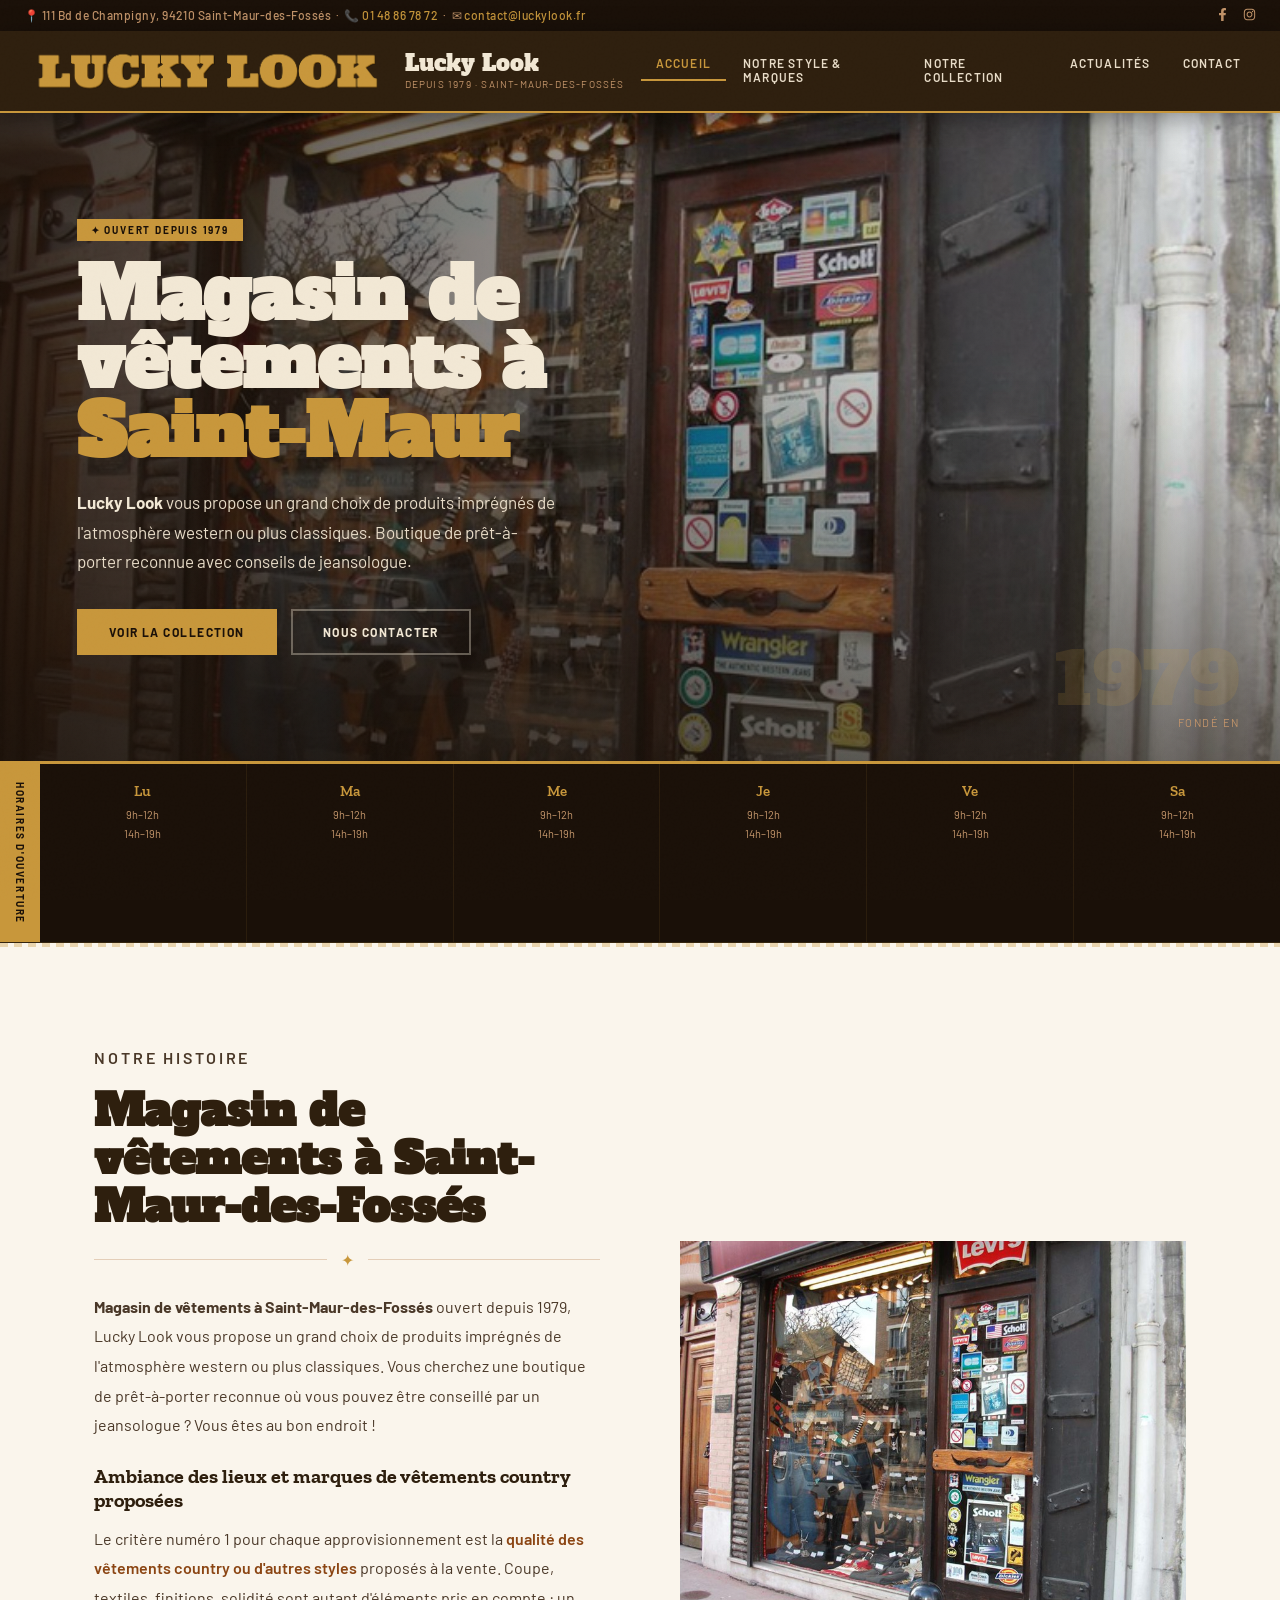
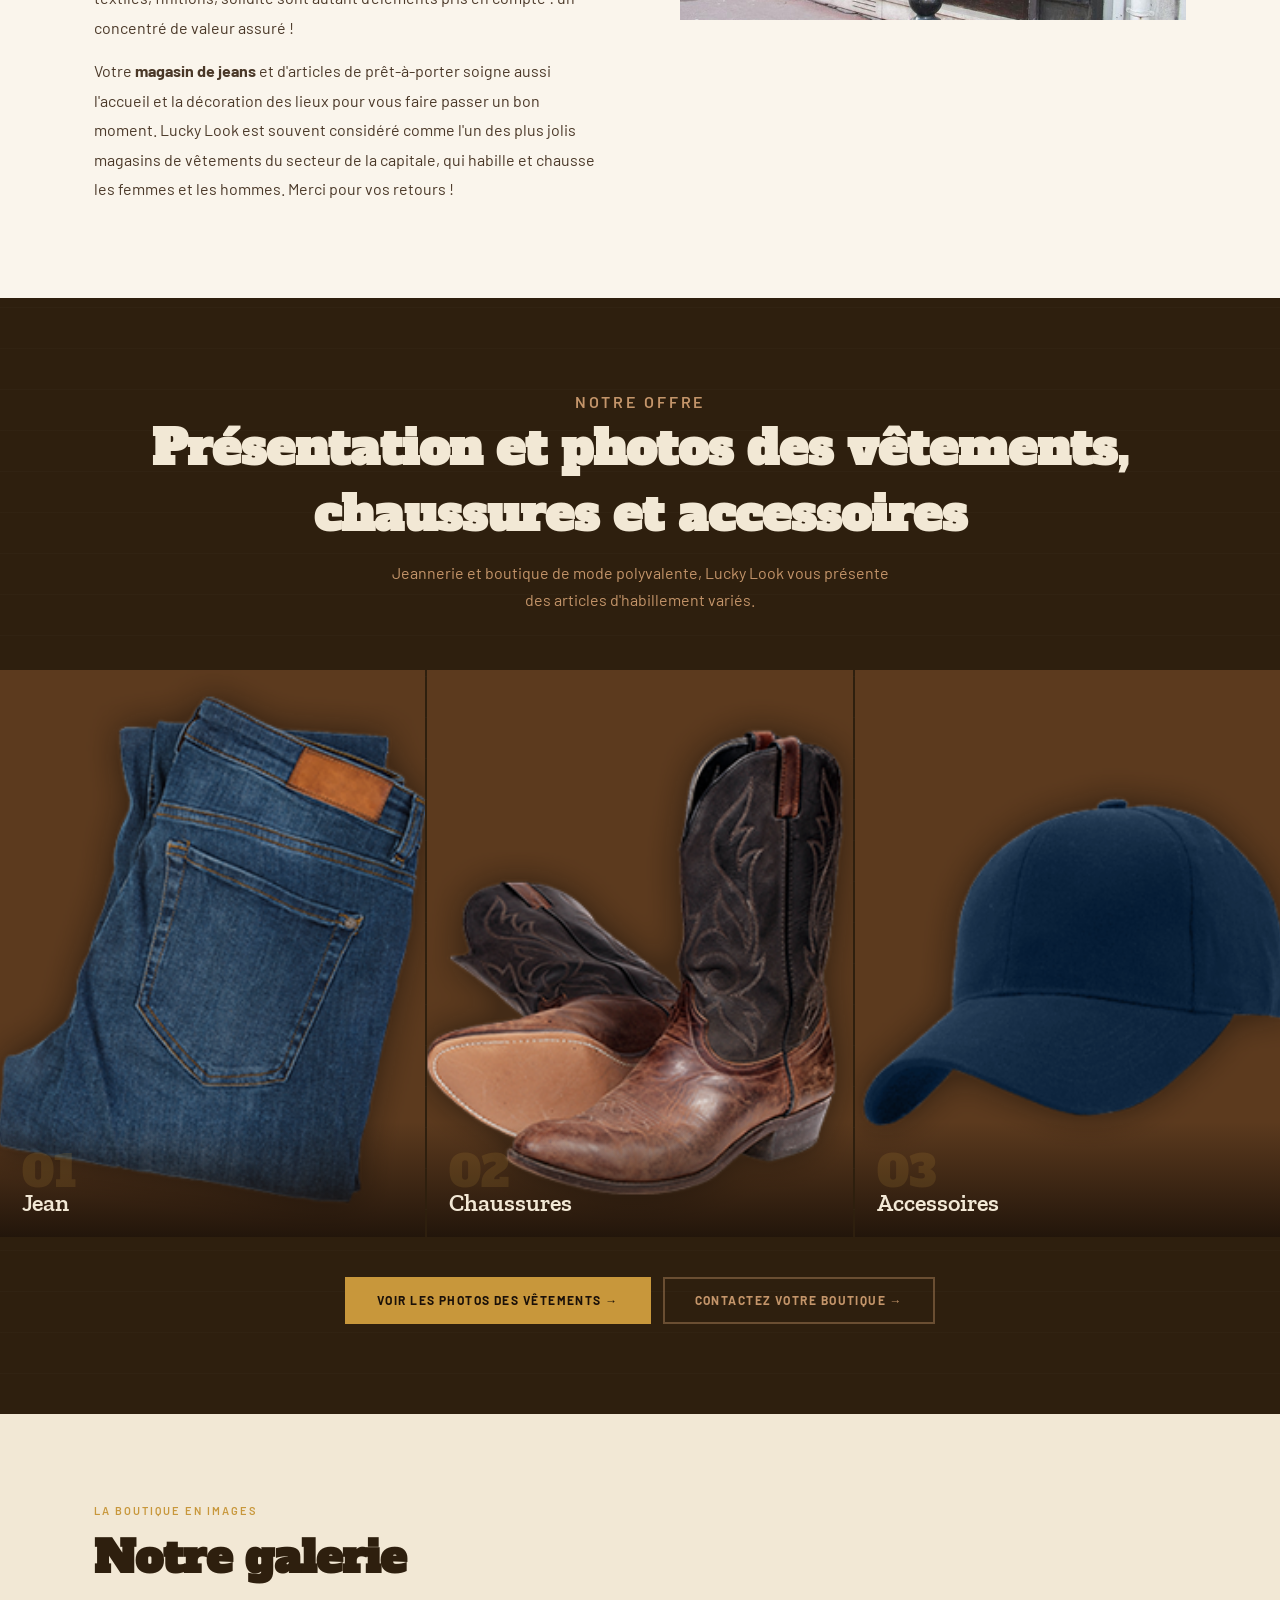
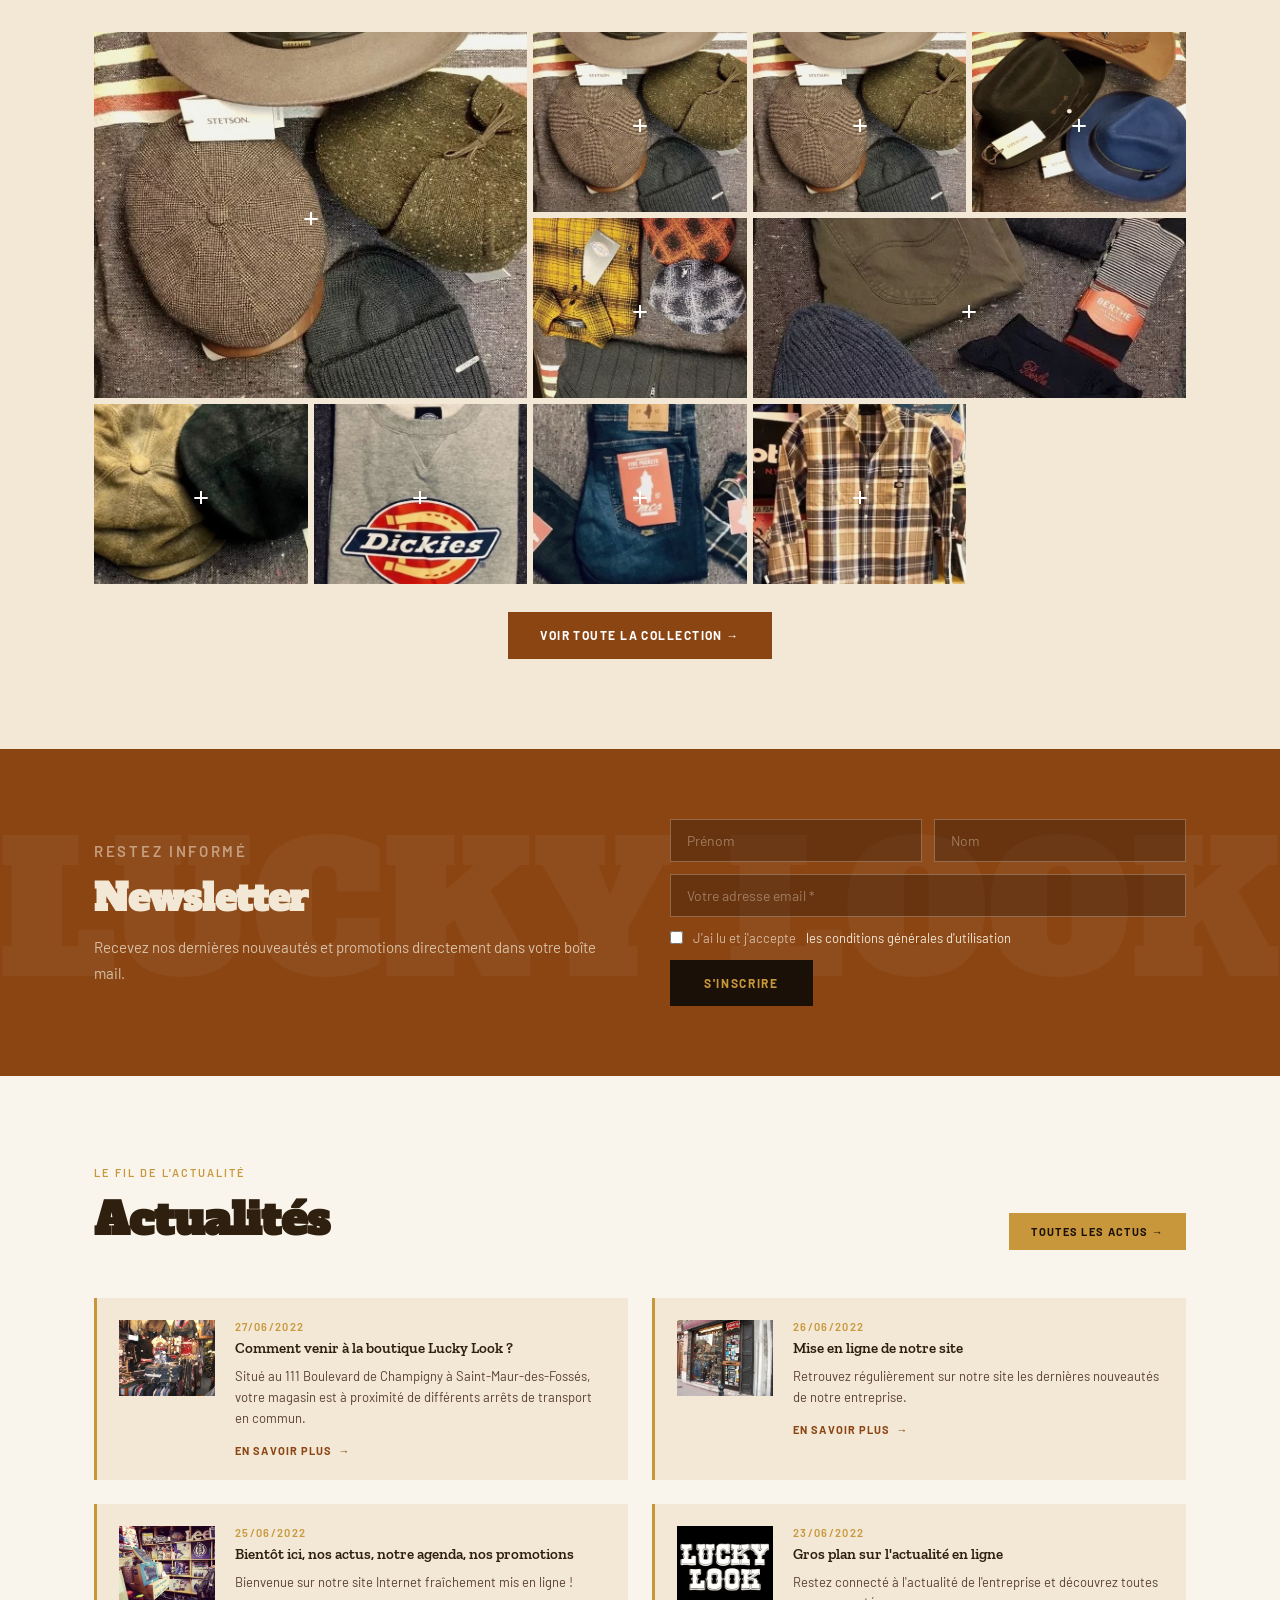
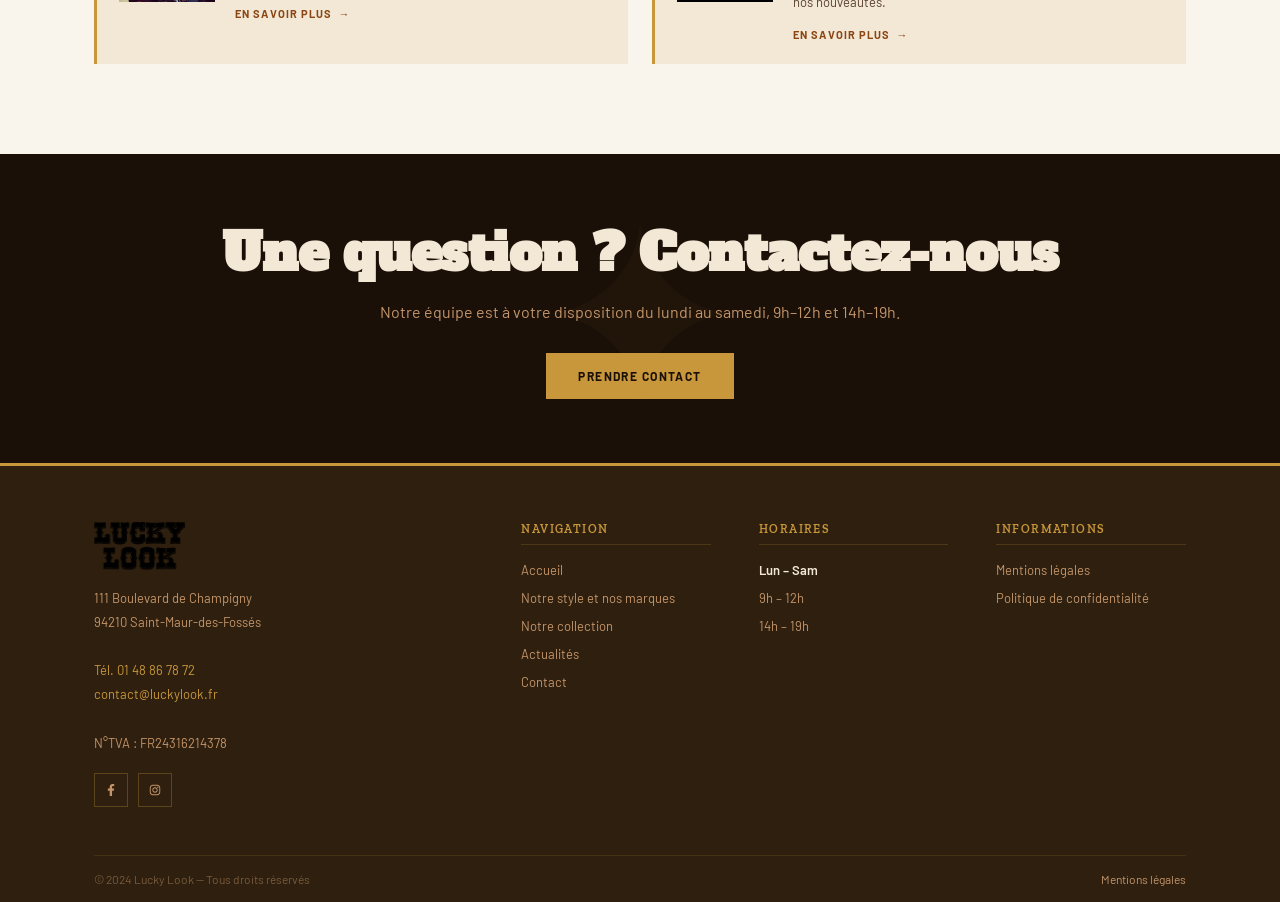
<file: index.html>
<!DOCTYPE html>
<html lang="fr">
<head>
  <meta charset="utf-8">
  <meta name="viewport" content="width=device-width, initial-scale=1">
  <title>Lucky Look : magasin de vêtements Saint-Maur-des-Fossés, jeannerie, jean</title>
  <meta name="description" content="Magasin de vêtements ouvert depuis 1979, Lucky Look vous propose un grand choix de produits imprégnés de l'atmosphère western. Jeannerie, chaussures, accessoires.">
  <link rel="icon" href="media/images/favicon.png" type="image/x-icon">
  <link rel="preconnect" href="https://fonts.googleapis.com">
  <link rel="preconnect" href="https://fonts.gstatic.com" crossorigin>
  <link href="https://fonts.googleapis.com/css2?family=Alfa+Slab+One&family=Zilla+Slab:ital,wght@0,400;0,600;1,400&family=Barlow:wght@300;400;500;600&display=swap" rel="stylesheet">

  <style>
    :root {
      --ink:      #1a1008;
      --bark:     #2e1f0e;
      --leather:  #5c3a1e;
      --rust:     #8b4513;
      --sand:     #c4956a;
      --gold:     #c8973b;
      --parchment:#f2e8d5;
      --cream:    #faf5ec;
      --smoke:    #e8dcc8;
      --ff-display: 'Alfa Slab One', serif;
      --ff-slab:    'Zilla Slab', serif;
      --ff-body:    'Barlow', sans-serif;
      --ease: cubic-bezier(0.16, 1, 0.3, 1);
    }
    *, *::before, *::after { margin:0; padding:0; box-sizing:border-box; }
    html { scroll-behavior: smooth; }
    body { font-family: var(--ff-body); background: var(--cream); color: var(--ink); overflow-x: hidden; }
    body::before {
      content: '';
      position: fixed; inset: 0;
      background-image: url("data:image/svg+xml,%3Csvg viewBox='0 0 512 512' xmlns='http://www.w3.org/2000/svg'%3E%3Cfilter id='n'%3E%3CfeTurbulence type='fractalNoise' baseFrequency='0.75' numOctaves='4' stitchTiles='stitch'/%3E%3C/filter%3E%3Crect width='100%25' height='100%25' filter='url(%23n)' opacity='0.04'/%3E%3C/svg%3E");
      pointer-events: none; z-index: 9999; opacity: .4;
    }
    img { display: block; max-width: 100%; }
    a   { color: inherit; text-decoration: none; }
    .container { max-width: 1140px; margin: auto; padding: 0 24px; }
    .eyebrow { font-size: 11px; font-weight: 600; letter-spacing: .18em; text-transform: uppercase; color: var(--gold); margin-bottom: 10px; }
    .divider { display: flex; align-items: center; gap: 14px; margin: 18px 0 22px; }
    .divider::before, .divider::after { content:''; flex:1; height:1px; background:var(--sand); opacity:.4; }
    .divider span { color:var(--gold); flex-shrink:0; }
    .reveal { opacity:0; transform:translateY(28px); transition: opacity .7s var(--ease), transform .7s var(--ease); }
    .reveal.visible { opacity:1; transform:none; }

    /* TOPBAR */
    .topbar {
      background: var(--ink); padding: 7px 24px;
      display: flex; justify-content: space-between; align-items: center; flex-wrap: wrap; gap:6px;
      font-size: 12px; font-weight: 500; letter-spacing:.04em; color: var(--sand);
    }
    .topbar a { color: var(--gold); transition: opacity .2s; }
    .topbar a:hover { opacity:.75; }
    .topbar-social { display:flex; gap:14px; }
    .topbar-social a { color:var(--sand); font-size:14px; transition:color .2s; }
    .topbar-social a:hover { color:var(--gold); }

    /* HEADER */
    header { position:sticky; top:0; z-index:100; background:var(--bark); border-bottom:2px solid var(--gold); box-shadow:0 4px 24px rgba(0,0,0,.4); }
    .header-inner { display:flex; align-items:center; justify-content:space-between; gap:16px; padding:14px 24px; }
    .logo-wrap { display:flex; align-items:center; gap:14px; flex-shrink:0; }
    .logo-wrap img { height:52px; }
    .logo-name { font-family:var(--ff-display); font-size:22px; color:var(--parchment); line-height:1; }
    .logo-sub { font-size:10px; color:var(--sand); letter-spacing:.12em; text-transform:uppercase; margin-top:4px; }
    nav ul { list-style:none; display:flex; gap:2px; }
    nav ul li a { display:block; padding:9px 15px; font-size:12px; font-weight:600; letter-spacing:.1em; text-transform:uppercase; color:var(--smoke); border-bottom:2px solid transparent; transition:color .2s,border-color .2s; }
    nav ul li a:hover, nav ul li.active a { color:var(--gold); border-bottom-color:var(--gold); }
    .burger { display:none; flex-direction:column; gap:5px; cursor:pointer; padding:4px; }
    .burger span { display:block; width:26px; height:2px; background:var(--parchment); transition:.3s; }
    .mobile-nav { display:none; background:var(--bark); padding:12px 24px 20px; border-top:1px solid rgba(200,151,59,.2); }
    .mobile-nav.open { display:block; }
    .mobile-nav a { display:block; padding:11px 0; font-size:13px; font-weight:600; letter-spacing:.1em; text-transform:uppercase; color:var(--smoke); border-bottom:1px solid rgba(255,255,255,.06); }

    /* HERO */
    .hero { position:relative; height:clamp(480px,72vh,760px); overflow:hidden; background:var(--bark); }
    .hero-bg { position:absolute; inset:0; background:url('media/images/upload/content-home.jpg') center 30%/cover; transform:scale(1.06); transition:transform 8s ease-out; }
    .hero-bg.loaded { transform:scale(1); }
    .hero::after { content:''; position:absolute; inset:0; background: linear-gradient(to right, rgba(26,16,8,.88) 0%, rgba(26,16,8,.3) 60%, transparent 100%), linear-gradient(to top, rgba(26,16,8,.6) 0%, transparent 60%); }
    .hero-content { position:relative; z-index:2; height:100%; display:flex; flex-direction:column; justify-content:center; padding:0 clamp(24px,6vw,100px); max-width:680px; }
    .hero-badge { display:inline-flex; align-items:center; gap:8px; background:var(--gold); color:var(--ink); font-size:10px; font-weight:700; letter-spacing:.18em; text-transform:uppercase; padding:5px 14px; margin-bottom:20px; width:fit-content; animation:fadeDown .6s var(--ease) both; }
    .hero-title { font-family:var(--ff-display); font-size:clamp(38px,6vw,72px); line-height:.95; color:var(--parchment); margin-bottom:22px; animation:fadeDown .7s .1s var(--ease) both; }
    .hero-title em { font-style:normal; color:var(--gold); }
    .hero-desc { font-size:clamp(14px,1.6vw,17px); color:var(--smoke); line-height:1.75; max-width:480px; margin-bottom:32px; animation:fadeDown .7s .2s var(--ease) both; }
    .hero-desc strong { color:var(--parchment); }
    .hero-cta { display:flex; gap:14px; flex-wrap:wrap; animation:fadeDown .7s .3s var(--ease) both; }
    .hero-since { position:absolute; bottom:32px; right:40px; z-index:2; text-align:right; animation:fadeDown .7s .4s var(--ease) both; }
    .hero-since .num { font-family:var(--ff-display); font-size:72px; line-height:1; color:rgba(200,151,59,.15); }
    .hero-since .lbl { font-size:11px; letter-spacing:.14em; text-transform:uppercase; color:var(--sand); }
    @keyframes fadeDown { from{opacity:0;transform:translateY(-14px)} to{opacity:1;transform:none} }

    .btn-primary { display:inline-block; background:var(--gold); color:var(--ink); font-size:12px; font-weight:700; letter-spacing:.12em; text-transform:uppercase; padding:14px 30px; border:2px solid var(--gold); transition:background .2s,color .2s; }
    .btn-primary:hover { background:transparent; color:var(--gold); }
    .btn-outline { display:inline-block; background:transparent; color:var(--parchment); font-size:12px; font-weight:700; letter-spacing:.12em; text-transform:uppercase; padding:14px 30px; border:2px solid rgba(242,232,213,.35); transition:border-color .2s,color .2s; }
    .btn-outline:hover { border-color:var(--parchment); color:#fff; }

    /* HOURS */
    .hours-band { background:var(--ink); border-top:3px solid var(--gold); border-bottom:1px solid rgba(200,151,59,.15); }
    .hours-inner { display:flex; align-items:stretch; }
    .hours-label { background:var(--gold); color:var(--ink); font-size:10px; font-weight:700; letter-spacing:.16em; text-transform:uppercase; writing-mode:vertical-rl; padding:18px 14px; display:flex; align-items:center; white-space:nowrap; }
    .hours-grid { display:flex; flex:1; }
    .hour-col { flex:1; padding:18px 10px; text-align:center; border-right:1px solid rgba(200,151,59,.1); }
    .hour-col:last-child { border-right:none; }
    .hour-day { font-family:var(--ff-slab); font-size:15px; font-weight:600; color:var(--gold); margin-bottom:6px; }
    .hour-time { font-size:11px; color:var(--sand); line-height:1.7; }

    /* INTRO */
    .intro { padding:100px 0 80px; background:var(--cream); position:relative; }
    .intro::before { content:''; position:absolute; top:0; left:0; right:0; height:4px; background:repeating-linear-gradient(90deg,var(--gold) 0,var(--gold) 8px,transparent 8px,transparent 14px); opacity:.35; }
    .intro-grid { display:grid; grid-template-columns:1fr 1fr; gap:80px; align-items:center; }
    .intro-text h2 { font-family:var(--ff-display); font-size:clamp(28px,3.5vw,44px); line-height:1.1; color:var(--bark); margin-bottom:18px; }
    .intro-text h3 { font-family:var(--ff-slab); font-size:20px; color:var(--bark); margin:24px 0 12px; }
    .intro-text p { font-size:16px; line-height:1.85; color:#4a3828; margin-bottom:14px; }
    .intro-text a { color:var(--rust); font-weight:600; border-bottom:1px solid transparent; transition:border-color .2s; }
    .intro-text a:hover { border-bottom-color:var(--rust); }
    .intro-img { position:relative; }
    .intro-img img { width:100%; aspect-ratio:4/3; object-fit:cover; }
    .intro-img::before { content:''; position:absolute; inset:-12px -12px 12px 12px; border:2px solid var(--gold); opacity:.35; z-index:-1; }

    /* PRODUCTS */
    .products { background:var(--bark); padding:90px 0; position:relative; overflow:hidden; }
    .products::before { content:''; position:absolute; inset:0; background:repeating-linear-gradient(0deg,transparent,transparent 40px,rgba(255,255,255,.015) 40px,rgba(255,255,255,.015) 41px); }
    .products .sec-head { text-align:center; margin-bottom:56px; }
    .products .sec-head h2 { font-family:var(--ff-display); font-size:clamp(26px,4vw,48px); color:var(--parchment); margin-bottom:12px; }
    .products .sec-head p { font-size:16px; color:var(--sand); max-width:520px; margin:auto; line-height:1.7; }
    .product-grid { display:grid; grid-template-columns:repeat(3,1fr); gap:2px; }
    .product-card { position:relative; overflow:hidden; background:var(--leather); cursor:pointer; }
    .product-card img { width:100%; aspect-ratio:3/4; object-fit:cover; transition:transform .6s var(--ease),filter .4s; filter:brightness(.9) saturate(.85); }
    .product-card:hover img { transform:scale(1.06); filter:brightness(.7) saturate(.7); }
    .product-card-body { position:absolute; bottom:0; left:0; right:0; padding:28px 22px 22px; background:linear-gradient(to top,rgba(26,16,8,.95) 0%,transparent 100%); transform:translateY(10px); transition:transform .4s var(--ease); }
    .product-card:hover .product-card-body { transform:none; }
    .product-card-num { font-family:var(--ff-display); font-size:44px; color:rgba(200,151,59,.15); line-height:1; margin-bottom:-6px; }
    .product-card h3 { font-family:var(--ff-slab); font-size:24px; font-weight:600; color:var(--parchment); margin-bottom:8px; }
    .product-card p { font-size:14px; color:var(--sand); line-height:1.6; max-height:0; overflow:hidden; transition:max-height .4s var(--ease),opacity .4s; opacity:0; }
    .product-card:hover p { max-height:80px; opacity:1; }
    .products-cta { text-align:center; margin-top:40px; position:relative; z-index:1; }

    /* GALLERY */
    .gallery { padding:90px 0; background:var(--parchment); }
    .gallery .sec-head { margin-bottom:44px; }
    .gallery .sec-head h2 { font-family:var(--ff-display); font-size:clamp(26px,3.5vw,44px); color:var(--bark); }
    .gallery-grid { display:grid; grid-template-columns:repeat(5,1fr); grid-auto-rows:180px; gap:6px; }
    .gallery-grid a { display:block; overflow:hidden; position:relative; }
    .gallery-grid a:nth-child(1) { grid-column:span 2; grid-row:span 2; }
    .gallery-grid a:nth-child(6) { grid-column:span 2; }
    .gallery-grid img { width:100%; height:100%; object-fit:cover; transition:transform .5s var(--ease),filter .4s; filter:sepia(.15) brightness(.95); }
    .gallery-grid a:hover img { transform:scale(1.07); filter:sepia(0) brightness(1); }
    .gallery-grid a::after { content:'+'; position:absolute; inset:0; background:rgba(200,151,59,0); display:flex; align-items:center; justify-content:center; font-size:32px; color:#fff; transition:background .3s; }
    .gallery-grid a:hover::after { background:rgba(200,151,59,.22); }
    .gallery-cta { margin-top:28px; text-align:center; }

    /* NEWSLETTER */
    .newsletter { background:var(--rust); padding:70px 0; position:relative; overflow:hidden; }
    .newsletter::before { content:'LUCKY LOOK'; position:absolute; font-family:var(--ff-display); font-size:180px; color:rgba(255,255,255,.04); top:50%; left:50%; transform:translate(-50%,-50%); white-space:nowrap; pointer-events:none; }
    .newsletter-inner { position:relative; z-index:1; display:grid; grid-template-columns:1fr 1fr; gap:60px; align-items:center; }
    .newsletter-text h2 { font-family:var(--ff-display); font-size:36px; color:var(--parchment); margin-bottom:12px; }
    .newsletter-text p { font-size:15px; color:rgba(242,232,213,.75); line-height:1.7; }
    .newsletter-text a { color:var(--parchment); text-decoration:underline; }
    .nl-form { display:flex; flex-direction:column; gap:12px; }
    .nl-row { display:grid; grid-template-columns:1fr 1fr; gap:12px; }
    .nl-input { width:100%; background:rgba(26,16,8,.3); border:1px solid rgba(242,232,213,.3); color:var(--parchment); font-family:var(--ff-body); font-size:14px; padding:12px 16px; outline:none; transition:border-color .2s; }
    .nl-input::placeholder { color:rgba(242,232,213,.4); }
    .nl-input:focus { border-color:var(--parchment); }
    .nl-gdpr { display:flex; align-items:flex-start; gap:10px; font-size:13px; color:rgba(242,232,213,.7); line-height:1.5; }
    .nl-gdpr input { flex-shrink:0; margin-top:2px; accent-color:var(--gold); }
    .nl-gdpr a { color:var(--parchment); }
    .nl-submit { background:var(--ink); color:var(--gold); font-family:var(--ff-body); font-size:12px; font-weight:700; letter-spacing:.14em; text-transform:uppercase; padding:14px 32px; border:2px solid var(--ink); cursor:pointer; align-self:flex-start; transition:background .2s,color .2s,border-color .2s; }
    .nl-submit:hover { background:transparent; color:var(--ink); border-color:var(--ink); }

    /* NEWS */
    .news { padding:90px 0; background:var(--cream); }
    .news .sec-head { display:flex; align-items:flex-end; justify-content:space-between; margin-bottom:48px; flex-wrap:wrap; gap:16px; }
    .news .sec-head h2 { font-family:var(--ff-display); font-size:clamp(26px,3.5vw,44px); color:var(--bark); }
    .news-grid { display:grid; grid-template-columns:repeat(2,1fr); gap:24px; }
    .news-card { display:flex; gap:20px; align-items:flex-start; padding:22px; background:var(--parchment); border-left:3px solid var(--gold); transition:transform .3s var(--ease),box-shadow .3s; }
    .news-card:hover { transform:translateY(-4px); box-shadow:0 12px 40px rgba(92,58,30,.15); }
    .news-card-img { width:96px; height:76px; object-fit:cover; flex-shrink:0; filter:sepia(.1); }
    .news-card-body { flex:1; }
    .news-card-date { font-size:11px; font-weight:600; letter-spacing:.12em; text-transform:uppercase; color:var(--gold); margin-bottom:5px; }
    .news-card h3 { font-family:var(--ff-slab); font-size:15px; font-weight:600; color:var(--bark); line-height:1.4; margin-bottom:7px; }
    .news-card h3 a:hover { color:var(--rust); }
    .news-card p { font-size:13px; color:#5a4030; line-height:1.6; margin-bottom:10px; }
    .news-readmore { font-size:11px; font-weight:700; letter-spacing:.1em; text-transform:uppercase; color:var(--rust); display:inline-flex; align-items:center; gap:6px; }
    .news-readmore::after { content:'→'; transition:transform .2s; }
    .news-card:hover .news-readmore::after { transform:translateX(4px); }

    /* FOOTER CTA */
    .footer-cta { background:var(--ink); padding:64px 0; text-align:center; position:relative; overflow:hidden; }
    .footer-cta::before { content:'✦'; font-size:260px; position:absolute; top:50%; left:50%; transform:translate(-50%,-50%); color:rgba(200,151,59,.04); pointer-events:none; }
    .footer-cta h2 { font-family:var(--ff-display); font-size:clamp(26px,4vw,52px); color:var(--parchment); margin-bottom:14px; position:relative; }
    .footer-cta p { font-size:16px; color:var(--sand); margin-bottom:32px; position:relative; }

    /* FOOTER */
    footer { background:var(--bark); padding:56px 0 0; border-top:3px solid var(--gold); }
    .footer-grid { display:grid; grid-template-columns:2fr 1fr 1fr 1fr; gap:48px; padding-bottom:48px; border-bottom:1px solid rgba(200,151,59,.15); }
    .footer-brand img { height:48px; margin-bottom:16px; }
    .footer-brand p { font-size:13px; color:var(--sand); line-height:1.85; }
    .footer-brand a { color:var(--gold); }
    .footer-col h4 { font-family:var(--ff-slab); font-size:12px; font-weight:600; letter-spacing:.12em; text-transform:uppercase; color:var(--gold); margin-bottom:14px; padding-bottom:8px; border-bottom:1px solid rgba(200,151,59,.2); }
    .footer-col ul { list-style:none; }
    .footer-col ul li { margin-bottom:9px; }
    .footer-col ul li a { font-size:13px; color:var(--sand); transition:color .2s; }
    .footer-col ul li a:hover { color:var(--parchment); }
    .footer-bottom { display:flex; justify-content:space-between; align-items:center; padding:16px 0; font-size:12px; color:rgba(196,149,106,.5); flex-wrap:wrap; gap:8px; }
    .footer-bottom a { color:var(--sand); transition:color .2s; }
    .footer-bottom a:hover { color:var(--parchment); }
    .footer-social { display:flex; gap:10px; margin-top:18px; }
    .footer-social a { display:flex; align-items:center; justify-content:center; width:34px; height:34px; border:1px solid rgba(200,151,59,.3); color:var(--sand); font-size:13px; transition:border-color .2s,color .2s; }
    .footer-social a:hover { border-color:var(--gold); color:var(--gold); }

    /* BACK TOP */
    .back-top { position:fixed; bottom:28px; right:28px; width:44px; height:44px; background:var(--gold); color:var(--ink); display:flex; align-items:center; justify-content:center; font-size:18px; cursor:pointer; opacity:0; pointer-events:none; transition:opacity .3s,transform .3s; z-index:50; }
    .back-top.show { opacity:1; pointer-events:auto; }
    .back-top:hover { transform:translateY(-3px); }

    /* RESPONSIVE */
    @media (max-width:1024px) {
      .intro-grid { grid-template-columns:1fr; gap:48px; }
      .intro-img { order:-1; }
      .intro-img::before { display:none; }
      .footer-grid { grid-template-columns:1fr 1fr; }
    }
    @media (max-width:768px) {
      nav { display:none; }
      .burger { display:flex; }
      .product-grid { grid-template-columns:1fr; }
      .product-card img { aspect-ratio:16/9; }
      .gallery-grid { grid-template-columns:repeat(3,1fr); grid-auto-rows:120px; }
      .gallery-grid a:nth-child(1) { grid-column:span 2; grid-row:span 1; }
      .gallery-grid a:nth-child(6) { grid-column:span 1; }
      .newsletter-inner { grid-template-columns:1fr; gap:32px; }
      .nl-row { grid-template-columns:1fr; }
      .news-grid { grid-template-columns:1fr; }
      .footer-grid { grid-template-columns:1fr; }
      .hours-label { display:none; }
      .hero-since { display:none; }
      .topbar { justify-content:center; text-align:center; }
    }
    @media (max-width:480px) {
      .header-inner { padding:12px 16px; }
      .hero-content { padding:0 20px; }
      .gallery-grid { grid-template-columns:repeat(2,1fr); }
    }
  </style>
</head>
<body>

<!-- TOPBAR -->
<div class="topbar">
  <span>📍 111 Bd de Champigny, 94210 Saint-Maur-des-Fossés &nbsp;·&nbsp; 📞 <a href="tel:0148867872">01 48 86 78 72</a> &nbsp;·&nbsp; ✉ <a href="mailto:contact@luckylook.fr">contact@luckylook.fr</a></span>
  <div class="topbar-social">
    <a href="https://www.facebook.com/Lucky-Look-101553676050602" target="_blank" aria-label="Facebook">
      <svg width="13" height="13" viewBox="0 0 320 512" fill="currentColor"><path d="M279.14 288l14.22-92.66h-88.91v-60.13c0-25.35 12.42-50.06 52.24-50.06h40.42V6.26S260.43 0 225.36 0c-73.22 0-121.08 44.38-121.08 124.72v70.62H22.89V288h81.39v224h100.17V288z"/></svg>
    </a>
    <a href="https://www.instagram.com/lucky_look94/" target="_blank" aria-label="Instagram">
      <svg width="13" height="13" viewBox="0 0 448 512" fill="currentColor"><path d="M224.1 141c-63.6 0-114.9 51.3-114.9 114.9s51.3 114.9 114.9 114.9S339 319.5 339 255.9 287.7 141 224.1 141zm0 189.6c-41.1 0-74.7-33.5-74.7-74.7s33.5-74.7 74.7-74.7 74.7 33.5 74.7 74.7-33.6 74.7-74.7 74.7zm146.4-194.3c0 14.9-12 26.8-26.8 26.8-14.9 0-26.8-12-26.8-26.8s12-26.8 26.8-26.8 26.8 12 26.8 26.8zm76.1 27.2c-1.7-35.9-9.9-67.7-36.2-93.9-26.2-26.2-58-34.4-93.9-36.2-37-2.1-147.9-2.1-184.9 0-35.8 1.7-67.6 9.9-93.9 36.1s-34.4 58-36.2 93.9c-2.1 37-2.1 147.9 0 184.9 1.7 35.9 9.9 67.7 36.2 93.9s58 34.4 93.9 36.2c37 2.1 147.9 2.1 184.9 0 35.9-1.7 67.7-9.9 93.9-36.2 26.2-26.2 34.4-58 36.2-93.9 2.1-37 2.1-147.8 0-184.8zM398.8 388c-7.8 19.6-22.9 34.7-42.6 42.6-29.5 11.7-99.5 9-132.1 9s-102.7 2.6-132.1-9c-19.6-7.8-34.7-22.9-42.6-42.6-11.7-29.5-9-99.5-9-132.1s-2.6-102.7 9-132.1c7.8-19.6 22.9-34.7 42.6-42.6 29.5-11.7 99.5-9 132.1-9s102.7-2.6 132.1 9c19.6 7.8 34.7 22.9 42.6 42.6 11.7 29.5 9 99.5 9 132.1s2.7 102.7-9 132.1z"/></svg>
    </a>
  </div>
</div>

<!-- HEADER -->
<header>
  <div class="header-inner">
    <a href="index.html" class="logo-wrap">
      <img src="media/images/logo.png" alt="Lucky Look" onerror="this.style.display='none'">
      <div>
        <div class="logo-name">Lucky Look</div>
        <div class="logo-sub">Depuis 1979 · Saint-Maur-des-Fossés</div>
      </div>
    </a>
    <nav>
      <ul>
        <li class="active"><a href="index.html">Accueil</a></li>
        <li><a href="fr/vetement-country.html">Notre style &amp; marques</a></li>
        <li><a href="fr/photos-vetements.html">Notre collection</a></li>
        <li><a href="fr/nouveautes-western.html">Actualités</a></li>
        <li><a href="fr/boutique-de-vetements.html">Contact</a></li>
      </ul>
    </nav>
    <div class="burger" id="burger"><span></span><span></span><span></span></div>
  </div>
  <div class="mobile-nav" id="mobileNav">
    <a href="index.html">Accueil</a>
    <a href="fr/vetement-country.html">Notre style et nos marques</a>
    <a href="fr/photos-vetements.html">Notre collection</a>
    <a href="fr/nouveautes-western.html">Actualités</a>
    <a href="fr/boutique-de-vetements.html">Contact</a>
  </div>
</header>

<!-- HERO -->
<section class="hero">
  <div class="hero-bg" id="heroBg"></div>
  <div class="hero-content">
    <div class="hero-badge">✦ Ouvert depuis 1979</div>
    <h1 class="hero-title">Magasin de<br>vêtements à<br><em>Saint-Maur</em></h1>
    <p class="hero-desc"><strong>Lucky Look</strong> vous propose un grand choix de produits imprégnés de l'atmosphère western ou plus classiques. Boutique de prêt-à-porter reconnue avec conseils de jeansologue.</p>
    <div class="hero-cta">
      <a href="fr/photos-vetements.html" class="btn-primary">Voir la collection</a>
      <a href="fr/boutique-de-vetements.html" class="btn-outline">Nous contacter</a>
    </div>
  </div>
  <div class="hero-since">
    <div class="num">1979</div>
    <div class="lbl">Fondé en</div>
  </div>
</section>

<!-- HORAIRES -->
<div class="hours-band">
  <div class="hours-inner">
    <div class="hours-label">Horaires d'ouverture</div>
    <div class="hours-grid">
      <div class="hour-col"><div class="hour-day">Lu</div><div class="hour-time">9h–12h<br>14h–19h</div></div>
      <div class="hour-col"><div class="hour-day">Ma</div><div class="hour-time">9h–12h<br>14h–19h</div></div>
      <div class="hour-col"><div class="hour-day">Me</div><div class="hour-time">9h–12h<br>14h–19h</div></div>
      <div class="hour-col"><div class="hour-day">Je</div><div class="hour-time">9h–12h<br>14h–19h</div></div>
      <div class="hour-col"><div class="hour-day">Ve</div><div class="hour-time">9h–12h<br>14h–19h</div></div>
      <div class="hour-col"><div class="hour-day">Sa</div><div class="hour-time">9h–12h<br>14h–19h</div></div>
    </div>
  </div>
</div>

<!-- INTRO -->
<section class="intro">
  <div class="container">
    <div class="intro-grid">
      <div class="intro-text reveal">
        <p class="eyebrow">Notre histoire</p>
        <h2>Magasin de vêtements à Saint-Maur-des-Fossés</h2>
        <div class="divider"><span>✦</span></div>
        <p><strong>Magasin de vêtements à Saint-Maur-des-Fossés</strong> ouvert depuis 1979, Lucky Look vous propose un grand choix de produits imprégnés de l'atmosphère western ou plus classiques. Vous cherchez une boutique de prêt-à-porter reconnue où vous pouvez être conseillé par un jeansologue ? Vous êtes au bon endroit !</p>
        <h3>Ambiance des lieux et marques de vêtements country proposées</h3>
        <p>Le critère numéro 1 pour chaque approvisionnement est la <a href="fr/vetement-country.html">qualité des vêtements country ou d'autres styles</a> proposés à la vente. Coupe, textiles, finitions, solidité sont autant d'éléments pris en compte : un concentré de valeur assuré !</p>
        <p>Votre <strong>magasin de jeans</strong> et d'articles de prêt-à-porter soigne aussi l'accueil et la décoration des lieux pour vous faire passer un bon moment. Lucky Look est souvent considéré comme l'un des plus jolis magasins de vêtements du secteur de la capitale, qui habille et chausse les femmes et les hommes. Merci pour vos retours !</p>
      </div>
      <div class="intro-img reveal" style="transition-delay:.15s">
        <img src="media/images/upload/content-home.jpg" alt="Magasin de vêtements Lucky Look">
      </div>
    </div>
  </div>
</section>

<!-- PRODUCTS -->
<section class="products">
  <div class="container">
    <div class="sec-head reveal">
      <p class="eyebrow" style="color:var(--sand)">Notre offre</p>
      <h2>Présentation et photos des vêtements,<br>chaussures et accessoires</h2>
      <p>Jeannerie et boutique de mode polyvalente, Lucky Look vous présente des articles d'habillement variés.</p>
    </div>
  </div>
  <div class="product-grid">
    <div class="product-card reveal">
      <img src="media/images/box-1.png" alt="Jean">
      <div class="product-card-body">
        <div class="product-card-num">01</div>
        <h3>Jean</h3>
        <p>L'aspect <strong>jeannerie</strong> est une part importante de l'activité. Large gamme de jeans selon votre morphologie et votre style.</p>
      </div>
    </div>
    <div class="product-card reveal" style="transition-delay:.1s">
      <img src="media/images/box-2.png" alt="Chaussures">
      <div class="product-card-body">
        <div class="product-card-num">02</div>
        <h3>Chaussures</h3>
        <p>Des élégantes boots urbaines aux Caterpillar robustes en passant par les iconiques santiags.</p>
      </div>
    </div>
    <div class="product-card reveal" style="transition-delay:.2s">
      <img src="media/images/box-3.png" alt="Accessoires">
      <div class="product-card-body">
        <div class="product-card-num">03</div>
        <h3>Accessoires</h3>
        <p>Optez pour divers accessoires vestimentaires qui agrémenteront votre tenue !</p>
      </div>
    </div>
  </div>
  <div class="products-cta reveal">
    <a href="fr/photos-vetements.html" class="btn-primary">Voir les photos des vêtements →</a>
    &nbsp;&nbsp;
    <a href="fr/boutique-de-vetements.html" class="btn-outline" style="color:var(--sand);border-color:rgba(196,149,106,.4)">Contactez votre boutique →</a>
  </div>
</section>

<!-- GALLERY -->
<section class="gallery">
  <div class="container">
    <div class="sec-head reveal">
      <p class="eyebrow">La boutique en images</p>
      <h2>Notre galerie</h2>
    </div>
    <div class="gallery-grid reveal" style="transition-delay:.1s">
      <a href="media/images/gallery/12/big/51.jpg"><img src="media/images/gallery/12/thumb/51.jpg" alt="Lucky Look"></a>
      <a href="media/images/gallery/12/big/50.jpg"><img src="media/images/gallery/12/thumb/50.jpg" alt="Lucky Look"></a>
      <a href="media/images/gallery/12/big/49.jpg"><img src="media/images/gallery/12/thumb/49.jpg" alt="Lucky Look"></a>
      <a href="media/images/gallery/12/big/48.jpg"><img src="media/images/gallery/12/thumb/48.jpg" alt="Lucky Look"></a>
      <a href="media/images/gallery/12/big/47.jpg"><img src="media/images/gallery/12/thumb/47.jpg" alt="Lucky Look"></a>
      <a href="media/images/gallery/12/big/46.jpg"><img src="media/images/gallery/12/thumb/46.jpg" alt="Lucky Look - Saint-Maur-des-Fossés"></a>
      <a href="media/images/gallery/12/big/45.jpg"><img src="media/images/gallery/12/thumb/45.jpg" alt="Lucky Look - Saint-Maur-des-Fossés"></a>
      <a href="media/images/gallery/12/big/44.jpg"><img src="media/images/gallery/12/thumb/44.jpg" alt="Lucky Look - Saint-Maur-des-Fossés"></a>
      <a href="media/images/gallery/12/big/43.jpg"><img src="media/images/gallery/12/thumb/43.jpg" alt="Lucky Look - Saint-Maur-des-Fossés"></a>
      <a href="media/images/gallery/12/big/42.jpg"><img src="media/images/gallery/12/thumb/42.jpg" alt="Lucky Look - Saint-Maur-des-Fossés"></a>
    </div>
    <div class="gallery-cta reveal" style="transition-delay:.2s">
      <a href="fr/photos-vetements.html" class="btn-primary" style="background:var(--rust);border-color:var(--rust);color:#fff">Voir toute la collection →</a>
    </div>
  </div>
</section>

<!-- NEWSLETTER -->
<section class="newsletter">
  <div class="container">
    <div class="newsletter-inner">
      <div class="newsletter-text reveal">
        <p class="eyebrow" style="color:rgba(242,232,213,.55)">Restez informé</p>
        <h2>Newsletter</h2>
        <p>Recevez nos dernières nouveautés et promotions directement dans votre boîte mail.</p>
      </div>
      <div class="reveal" style="transition-delay:.15s">
        <form class="nl-form" name="form-nl" id="form-nl" method="post" action="https://www.boutique-luckylook.fr/newsletterv2/subscribe">
          <input type="hidden" name="subscriber[lang]" value="fr">
          <input type="hidden" name="lang" value="fr">
          <input type="hidden" name="captchaOn" value="0">
          <input type="hidden" name="lists[]" value="1">
          <div class="nl-row">
            <input class="nl-input" type="text" name="subscriber[firstName]" placeholder="Prénom">
            <input class="nl-input" type="text" name="subscriber[lastName]" placeholder="Nom">
          </div>
          <input class="nl-input" type="email" name="subscriber[email]" placeholder="Votre adresse email *" required>
          <label class="nl-gdpr">
            <input type="checkbox" name="gdpr" required>
            J'ai lu et j'accepte <a href="fr/confidentiality_ws.html" target="_blank">les conditions générales d'utilisation</a>
          </label>
          <button type="button" class="nl-submit">S'inscrire</button>
        </form>
      </div>
    </div>
  </div>
</section>

<!-- NEWS -->
<section class="news">
  <div class="container">
    <div class="sec-head reveal">
      <div>
        <p class="eyebrow">Le fil de l'actualité</p>
        <h2>Actualités</h2>
      </div>
      <a href="fr/nouveautes-western.html" class="btn-primary" style="font-size:11px;padding:10px 20px">Toutes les actus →</a>
    </div>
    <div class="news-grid">
      <div class="news-card reveal">
        <img class="news-card-img" src="media/images/news/med/11.webp" alt="Comment venir à la boutique Lucky Look ?">
        <div class="news-card-body">
          <div class="news-card-date">27/06/2022</div>
          <h3><a href="fr/comment-venir-a-la-boutique-lucky-look--.html">Comment venir à la boutique Lucky Look ?</a></h3>
          <p>Situé au 111 Boulevard de Champigny à Saint-Maur-des-Fossés, votre magasin est à proximité de différents arrêts de transport en commun.</p>
          <span class="news-readmore">En savoir plus</span>
        </div>
      </div>
      <div class="news-card reveal" style="transition-delay:.1s">
        <img class="news-card-img" src="media/images/news/med/19.webp" alt="Mise en ligne de notre site">
        <div class="news-card-body">
          <div class="news-card-date">26/06/2022</div>
          <h3><a href="fr/mise-en-ligne-de-notre-site.html">Mise en ligne de notre site</a></h3>
          <p>Retrouvez régulièrement sur notre site les dernières nouveautés de notre entreprise.</p>
          <span class="news-readmore">En savoir plus</span>
        </div>
      </div>
      <div class="news-card reveal" style="transition-delay:.15s">
        <img class="news-card-img" src="media/images/news/med/20.webp" alt="Nos actus, notre agenda, nos promotions">
        <div class="news-card-body">
          <div class="news-card-date">25/06/2022</div>
          <h3><a href="fr/bientot-ici--nos-actus--notre-agenda--nos-promotions.html">Bientôt ici, nos actus, notre agenda, nos promotions</a></h3>
          <p>Bienvenue sur notre site Internet fraîchement mis en ligne !</p>
          <span class="news-readmore">En savoir plus</span>
        </div>
      </div>
      <div class="news-card reveal" style="transition-delay:.2s">
        <img class="news-card-img" src="media/images/default-news.png" alt="Actualité en ligne">
        <div class="news-card-body">
          <div class="news-card-date">23/06/2022</div>
          <h3><a href="fr/gros-plan-sur-l-actualite-en-ligne.html">Gros plan sur l'actualité en ligne</a></h3>
          <p>Restez connecté à l'actualité de l'entreprise et découvrez toutes nos nouveautés.</p>
          <span class="news-readmore">En savoir plus</span>
        </div>
      </div>
    </div>
  </div>
</section>

<!-- FOOTER CTA -->
<div class="footer-cta">
  <div class="container" style="position:relative;z-index:1">
    <h2>Une question ? Contactez-nous</h2>
    <p>Notre équipe est à votre disposition du lundi au samedi, 9h–12h et 14h–19h.</p>
    <a href="fr/boutique-de-vetements.html" class="btn-primary">Prendre contact</a>
  </div>
</div>

<!-- FOOTER -->
<footer>
  <div class="container">
    <div class="footer-grid">
      <div class="footer-brand">
        <a href="index.html"><img src="media/images/footer-logo.png" alt="Lucky Look" onerror="this.style.display='none'"></a>
        <p>
          111 Boulevard de Champigny<br>
          94210 Saint-Maur-des-Fossés<br><br>
          <a href="tel:0148867872">Tél. 01 48 86 78 72</a><br>
          <a href="mailto:contact@luckylook.fr">contact@luckylook.fr</a><br><br>
          N°TVA : FR24316214378
        </p>
        <div class="footer-social">
          <a href="https://www.facebook.com/Lucky-Look-101553676050602" target="_blank" aria-label="Facebook">
            <svg width="12" height="12" viewBox="0 0 320 512" fill="currentColor"><path d="M279.14 288l14.22-92.66h-88.91v-60.13c0-25.35 12.42-50.06 52.24-50.06h40.42V6.26S260.43 0 225.36 0c-73.22 0-121.08 44.38-121.08 124.72v70.62H22.89V288h81.39v224h100.17V288z"/></svg>
          </a>
          <a href="https://www.instagram.com/lucky_look94/" target="_blank" aria-label="Instagram">
            <svg width="12" height="12" viewBox="0 0 448 512" fill="currentColor"><path d="M224.1 141c-63.6 0-114.9 51.3-114.9 114.9s51.3 114.9 114.9 114.9S339 319.5 339 255.9 287.7 141 224.1 141zm0 189.6c-41.1 0-74.7-33.5-74.7-74.7s33.5-74.7 74.7-74.7 74.7 33.5 74.7 74.7-33.6 74.7-74.7 74.7zm146.4-194.3c0 14.9-12 26.8-26.8 26.8-14.9 0-26.8-12-26.8-26.8s12-26.8 26.8-26.8 26.8 12 26.8 26.8zm76.1 27.2c-1.7-35.9-9.9-67.7-36.2-93.9-26.2-26.2-58-34.4-93.9-36.2-37-2.1-147.9-2.1-184.9 0-35.8 1.7-67.6 9.9-93.9 36.1s-34.4 58-36.2 93.9c-2.1 37-2.1 147.9 0 184.9 1.7 35.9 9.9 67.7 36.2 93.9s58 34.4 93.9 36.2c37 2.1 147.9 2.1 184.9 0 35.9-1.7 67.7-9.9 93.9-36.2 26.2-26.2 34.4-58 36.2-93.9 2.1-37 2.1-147.8 0-184.8zM398.8 388c-7.8 19.6-22.9 34.7-42.6 42.6-29.5 11.7-99.5 9-132.1 9s-102.7 2.6-132.1-9c-19.6-7.8-34.7-22.9-42.6-42.6-11.7-29.5-9-99.5-9-132.1s-2.6-102.7 9-132.1c7.8-19.6 22.9-34.7 42.6-42.6 29.5-11.7 99.5-9 132.1-9s102.7-2.6 132.1 9c19.6 7.8 34.7 22.9 42.6 42.6 11.7 29.5 9 99.5 9 132.1s2.7 102.7-9 132.1z"/></svg>
          </a>
        </div>
      </div>
      <div class="footer-col">
        <h4>Navigation</h4>
        <ul>
          <li><a href="index.html">Accueil</a></li>
          <li><a href="fr/vetement-country.html">Notre style et nos marques</a></li>
          <li><a href="fr/photos-vetements.html">Notre collection</a></li>
          <li><a href="fr/nouveautes-western.html">Actualités</a></li>
          <li><a href="fr/boutique-de-vetements.html">Contact</a></li>
        </ul>
      </div>
      <div class="footer-col">
        <h4>Horaires</h4>
        <ul>
          <li><a style="color:var(--parchment);font-weight:600">Lun – Sam</a></li>
          <li><a>9h – 12h</a></li>
          <li><a>14h – 19h</a></li>
        </ul>
      </div>
      <div class="footer-col">
        <h4>Informations</h4>
        <ul>
          <li><a href="fr/mentions-legales.html">Mentions légales</a></li>
          <li><a href="fr/confidentiality_ws.html">Politique de confidentialité</a></li>
        </ul>
      </div>
    </div>
    <div class="footer-bottom">
      <span>&copy; 2024 Lucky Look — Tous droits réservés</span>
      <a href="fr/mentions-legales.html">Mentions légales</a>
    </div>
  </div>
</footer>

<div class="back-top" id="backTop" title="Retour en haut">↑</div>

<script>
  // Hero bg zoom
  setTimeout(() => document.getElementById('heroBg').classList.add('loaded'), 100);

  // Mobile nav toggle
  document.getElementById('burger').addEventListener('click', function() {
    document.getElementById('mobileNav').classList.toggle('open');
  });

  // Scroll reveal
  const observer = new IntersectionObserver((entries) => {
    entries.forEach(e => {
      if (e.isIntersecting) { e.target.classList.add('visible'); observer.unobserve(e.target); }
    });
  }, { threshold: 0.1 });
  document.querySelectorAll('.reveal').forEach(el => observer.observe(el));

  // Back to top
  const bt = document.getElementById('backTop');
  bt.addEventListener('click', () => window.scrollTo({top:0,behavior:'smooth'}));
  window.addEventListener('scroll', () => bt.classList.toggle('show', window.scrollY > 400));
</script>

</body>
</html>
</file>
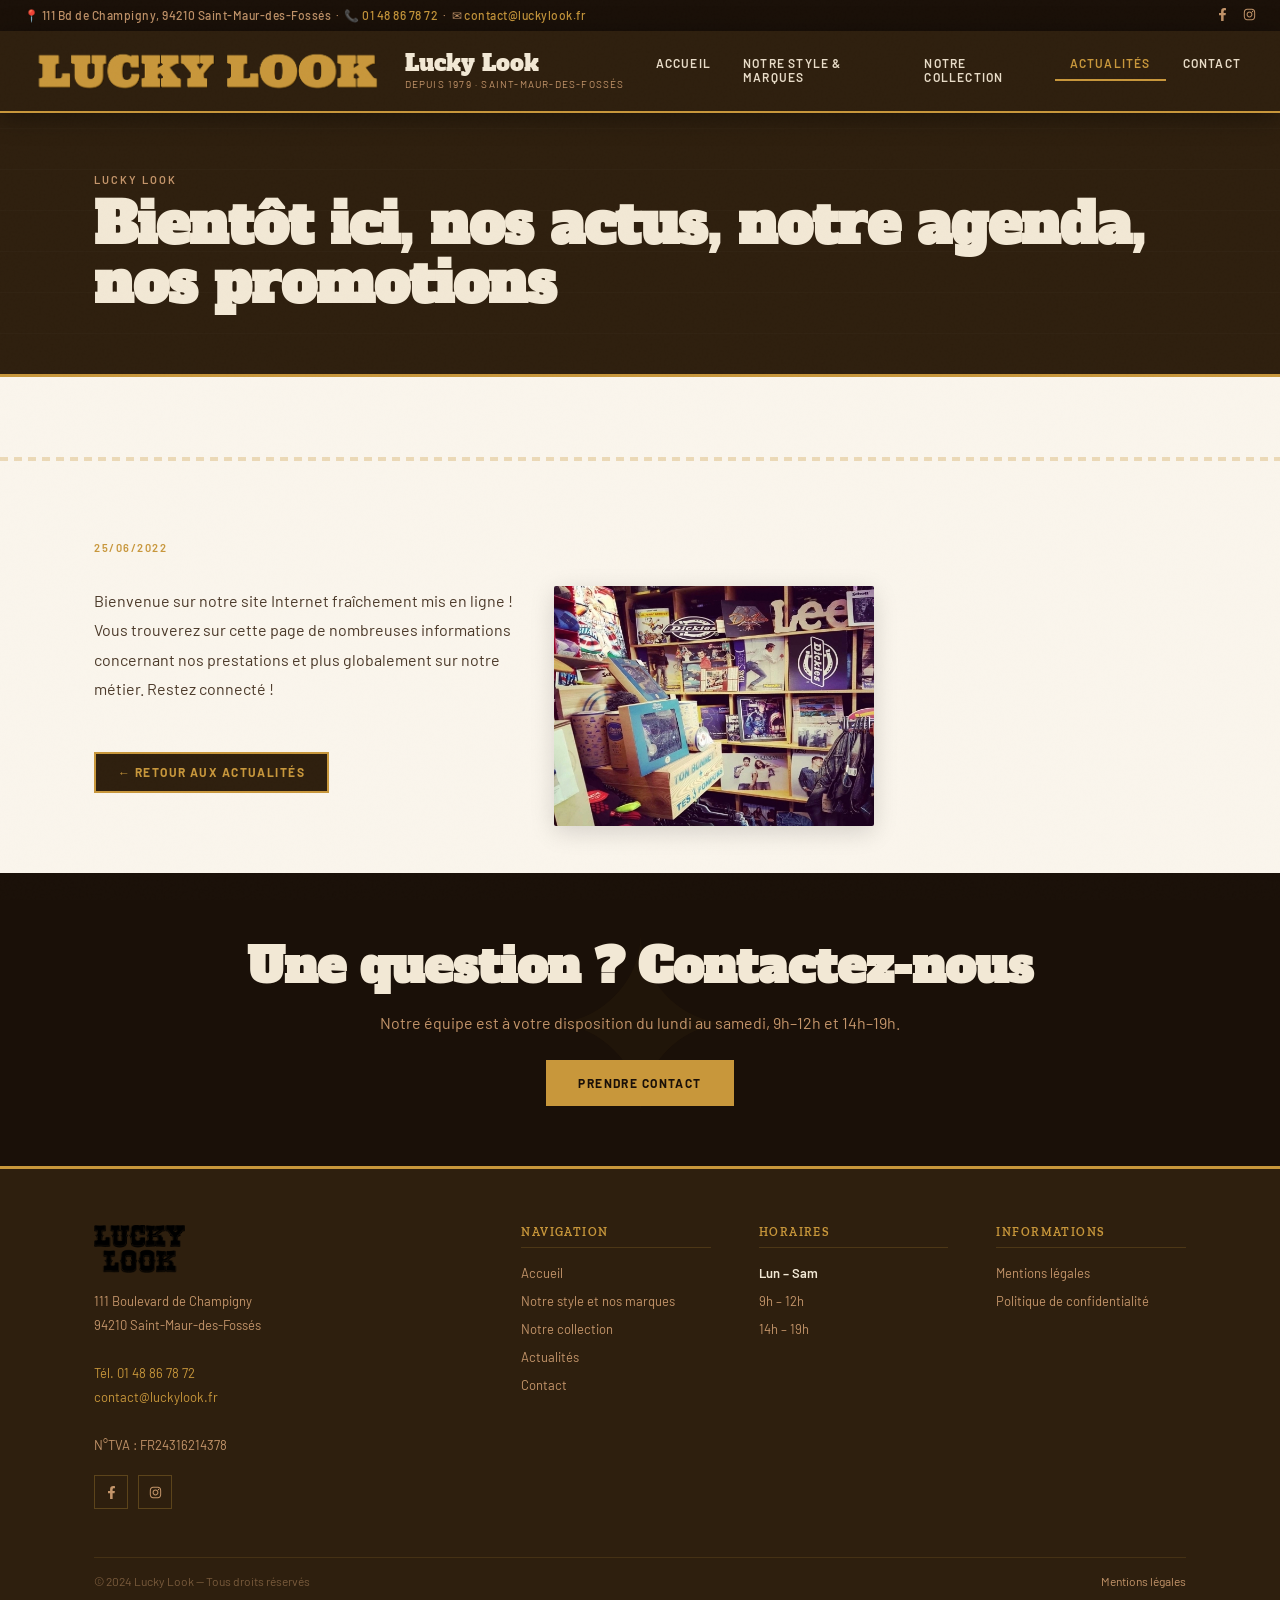
<file: fr/bientot-ici--nos-actus--notre-agenda--nos-promotions.html>
<!DOCTYPE html>
<html lang="fr">
<head>
<meta charset="utf-8">
<meta name="viewport" content="width=device-width,initial-scale=1">
<title>Bientôt ici, nos actus – Lucky Look</title>
<link rel="icon" href="../media/images/favicon.png" type="image/x-icon">
<link rel="preconnect" href="https://fonts.googleapis.com">
<link rel="preconnect" href="https://fonts.gstatic.com" crossorigin>
<link href="https://fonts.googleapis.com/css2?family=Alfa+Slab+One&family=Zilla+Slab:wght@400;600&family=Barlow:wght@300;400;500;600&display=swap" rel="stylesheet">
<style>
  :root{--ink:#1a1008;--bark:#2e1f0e;--leather:#5c3a1e;--rust:#8b4513;--sand:#c4956a;--gold:#c8973b;--parchment:#f2e8d5;--cream:#faf5ec;--smoke:#e8dcc8;--ff-display:'Alfa Slab One',serif;--ff-slab:'Zilla Slab',serif;--ff-body:'Barlow',sans-serif;--ease:cubic-bezier(0.16,1,0.3,1);}
  *,*::before,*::after{margin:0;padding:0;box-sizing:border-box;}
  html{scroll-behavior:smooth;}
  body{font-family:var(--ff-body);background:var(--cream);color:var(--ink);overflow-x:hidden;}
  body::before{content:'';position:fixed;inset:0;background-image:url("data:image/svg+xml,%3Csvg viewBox='0 0 512 512' xmlns='http://www.w3.org/2000/svg'%3E%3Cfilter id='n'%3E%3CfeTurbulence type='fractalNoise' baseFrequency='0.75' numOctaves='4' stitchTiles='stitch'/%3E%3C/filter%3E%3Crect width='100%25' height='100%25' filter='url(%23n)' opacity='0.04'/%3E%3C/svg%3E");pointer-events:none;z-index:9999;opacity:.4;}
  img{display:block;max-width:100%;}
  a{color:inherit;text-decoration:none;}
  .container{max-width:1140px;margin:auto;padding:0 24px;}
  .eyebrow{font-size:11px;font-weight:600;letter-spacing:.18em;text-transform:uppercase;color:var(--gold);margin-bottom:10px;}
  .reveal{opacity:0;transform:translateY(28px);transition:opacity .7s var(--ease),transform .7s var(--ease);}
  .reveal.visible{opacity:1;transform:none;}
  /* TOPBAR */
  .topbar{background:var(--ink);padding:7px 24px;display:flex;justify-content:space-between;align-items:center;flex-wrap:wrap;gap:6px;font-size:12px;font-weight:500;letter-spacing:.04em;color:var(--sand);}
  .topbar a{color:var(--gold);transition:opacity .2s;}.topbar a:hover{opacity:.75;}
  .topbar-social{display:flex;gap:14px;}
  .topbar-social a{color:var(--sand);font-size:14px;transition:color .2s;}.topbar-social a:hover{color:var(--gold);}
  /* HEADER */
  header{position:sticky;top:0;z-index:100;background:var(--bark);border-bottom:2px solid var(--gold);box-shadow:0 4px 24px rgba(0,0,0,.4);}
  .header-inner{display:flex;align-items:center;justify-content:space-between;gap:16px;padding:14px 24px;}
  .logo-wrap{display:flex;align-items:center;gap:14px;flex-shrink:0;}
  .logo-wrap img{height:52px;}
  .logo-name{font-family:var(--ff-display);font-size:22px;color:var(--parchment);line-height:1;}
  .logo-sub{font-size:10px;color:var(--sand);letter-spacing:.12em;text-transform:uppercase;margin-top:4px;}
  nav ul{list-style:none;display:flex;gap:2px;}
  nav ul li a{display:block;padding:9px 15px;font-size:12px;font-weight:600;letter-spacing:.1em;text-transform:uppercase;color:var(--smoke);border-bottom:2px solid transparent;transition:color .2s,border-color .2s;}
  nav ul li a:hover,nav ul li.active a{color:var(--gold);border-bottom-color:var(--gold);}
  .burger{display:none;flex-direction:column;gap:5px;cursor:pointer;padding:4px;}
  .burger span{display:block;width:26px;height:2px;background:var(--parchment);transition:.3s;}
  .mobile-nav{display:none;background:var(--bark);padding:12px 24px 20px;border-top:1px solid rgba(200,151,59,.2);}
  .mobile-nav.open{display:block;}
  .mobile-nav a{display:block;padding:11px 0;font-size:13px;font-weight:600;letter-spacing:.1em;text-transform:uppercase;color:var(--smoke);border-bottom:1px solid rgba(255,255,255,.06);}
  /* PAGE BANNER */
  .page-banner{background:var(--bark);padding:60px 0;position:relative;overflow:hidden;border-bottom:3px solid var(--gold);}
  .page-banner::before{content:'';position:absolute;inset:0;background:repeating-linear-gradient(0deg,transparent,transparent 40px,rgba(255,255,255,.015) 40px,rgba(255,255,255,.015) 41px);}
  .page-banner .container{position:relative;z-index:1;}
  .page-banner .eyebrow{color:var(--sand);}
  .page-banner h1{font-family:var(--ff-display);font-size:clamp(28px,5vw,56px);color:var(--parchment);line-height:1.05;margin-top:8px;}
  /* MAIN CONTENT AREA */
  .page-body{padding:80px 0;background:var(--cream);}
  .page-body::before{content:'';display:block;height:4px;background:repeating-linear-gradient(90deg,var(--gold) 0,var(--gold) 8px,transparent 8px,transparent 14px);opacity:.3;margin-bottom:80px;}
  /* PROSE */
  .prose h1,.prose h2,.prose h3{font-family:var(--ff-slab);color:var(--bark);margin:28px 0 12px;}
  .prose h1{font-size:clamp(22px,3vw,32px);}
  .prose h2{font-size:clamp(18px,2.5vw,26px);padding-bottom:8px;border-bottom:1px solid rgba(200,151,59,.3);}
  .prose h3{font-size:18px;}
  .prose p{font-size:16px;line-height:1.85;color:#4a3828;margin-bottom:16px;}
  .prose strong{color:var(--bark);}
  .prose a{color:var(--rust);font-weight:600;border-bottom:1px solid transparent;transition:border-color .2s;}
  .prose a:hover{border-bottom-color:var(--rust);}
  .prose ul,.prose ol{margin:16px 0 16px 24px;}
  .prose ul li,.prose ol li{font-size:15px;color:#4a3828;line-height:1.8;margin-bottom:6px;}
  .prose img{max-width:380px;width:100%;border-radius:3px;margin:16px auto;box-shadow:0 6px 24px rgba(0,0,0,.12);}
  /* BACK BTN */
  .back-btn{display:inline-flex;align-items:center;gap:8px;background:var(--bark);color:var(--gold);font-size:12px;font-weight:700;letter-spacing:.12em;text-transform:uppercase;padding:11px 22px;border:2px solid var(--gold);margin-top:32px;transition:background .2s,color .2s;}
  .back-btn:hover{background:var(--gold);color:var(--ink);}
  /* FOOTER CTA */
  .footer-cta{background:var(--ink);padding:60px 0;text-align:center;position:relative;overflow:hidden;}
  .footer-cta::before{content:'✦';font-size:240px;position:absolute;top:50%;left:50%;transform:translate(-50%,-50%);color:rgba(200,151,59,.04);pointer-events:none;}
  .footer-cta h2{font-family:var(--ff-display);font-size:clamp(24px,4vw,48px);color:var(--parchment);margin-bottom:14px;position:relative;}
  .footer-cta p{font-size:16px;color:var(--sand);margin-bottom:28px;position:relative;}
  .btn-primary{display:inline-block;background:var(--gold);color:var(--ink);font-size:12px;font-weight:700;letter-spacing:.12em;text-transform:uppercase;padding:14px 30px;border:2px solid var(--gold);transition:background .2s,color .2s;}
  .btn-primary:hover{background:transparent;color:var(--gold);}
  /* FOOTER */
  footer{background:var(--bark);padding:56px 0 0;border-top:3px solid var(--gold);}
  .footer-grid{display:grid;grid-template-columns:2fr 1fr 1fr 1fr;gap:48px;padding-bottom:48px;border-bottom:1px solid rgba(200,151,59,.15);}
  .footer-brand img{height:48px;margin-bottom:16px;}
  .footer-brand p{font-size:13px;color:var(--sand);line-height:1.85;}
  .footer-brand a{color:var(--gold);}
  .footer-col h4{font-family:var(--ff-slab);font-size:12px;font-weight:600;letter-spacing:.12em;text-transform:uppercase;color:var(--gold);margin-bottom:14px;padding-bottom:8px;border-bottom:1px solid rgba(200,151,59,.2);}
  .footer-col ul{list-style:none;}
  .footer-col ul li{margin-bottom:9px;}
  .footer-col ul li a{font-size:13px;color:var(--sand);transition:color .2s;}
  .footer-col ul li a:hover{color:var(--parchment);}
  .footer-bottom{display:flex;justify-content:space-between;align-items:center;padding:16px 0;font-size:12px;color:rgba(196,149,106,.5);flex-wrap:wrap;gap:8px;}
  .footer-bottom a{color:var(--sand);transition:color .2s;}
  .footer-bottom a:hover{color:var(--parchment);}
  .footer-social{display:flex;gap:10px;margin-top:18px;}
  .footer-social a{display:flex;align-items:center;justify-content:center;width:34px;height:34px;border:1px solid rgba(200,151,59,.3);color:var(--sand);transition:border-color .2s,color .2s;}
  .footer-social a:hover{border-color:var(--gold);color:var(--gold);}
  .back-top{position:fixed;bottom:28px;right:28px;width:44px;height:44px;background:var(--gold);color:var(--ink);display:flex;align-items:center;justify-content:center;font-size:18px;cursor:pointer;opacity:0;pointer-events:none;transition:opacity .3s,transform .3s;z-index:50;}
  .back-top.show{opacity:1;pointer-events:auto;}
  .back-top:hover{transform:translateY(-3px);}
  /* RESPONSIVE */
  @media(max-width:1024px){.footer-grid{grid-template-columns:1fr 1fr;}}
  @media(max-width:768px){nav{display:none;}.burger{display:flex;}.footer-grid{grid-template-columns:1fr;}.topbar{justify-content:center;text-align:center;}}
  @media(max-width:480px){.header-inner{padding:12px 16px;}}

      .news-detail{max-width:780px;}
      .news-detail-header{margin-bottom:32px;}
      .news-detail-date{font-size:11px;font-weight:600;letter-spacing:.14em;text-transform:uppercase;color:var(--gold);margin-bottom:12px;}
      .news-detail-img{float:right;margin:0 0 24px 32px;max-width:320px;width:100%;border-radius:2px;box-shadow:0 6px 24px rgba(0,0,0,.15);}
      @media(max-width:600px){.news-detail-img{float:none;margin:0 0 20px 0;max-width:100%;}}
    </style>
</head>
<body>

<div class="topbar">
  <span>📍 111 Bd de Champigny, 94210 Saint-Maur-des-Fossés &nbsp;·&nbsp; 📞 <a href="tel:0148867872">01 48 86 78 72</a> &nbsp;·&nbsp; ✉ <a href="mailto:contact@luckylook.fr">contact@luckylook.fr</a></span>
  <div class="topbar-social">
    <a href="https://www.facebook.com/Lucky-Look-101553676050602" target="_blank"><svg width="13" height="13" viewBox="0 0 320 512" fill="currentColor"><path d="M279.14 288l14.22-92.66h-88.91v-60.13c0-25.35 12.42-50.06 52.24-50.06h40.42V6.26S260.43 0 225.36 0c-73.22 0-121.08 44.38-121.08 124.72v70.62H22.89V288h81.39v224h100.17V288z"/></svg></a>
    <a href="https://www.instagram.com/lucky_look94/" target="_blank"><svg width="13" height="13" viewBox="0 0 448 512" fill="currentColor"><path d="M224.1 141c-63.6 0-114.9 51.3-114.9 114.9s51.3 114.9 114.9 114.9S339 319.5 339 255.9 287.7 141 224.1 141zm0 189.6c-41.1 0-74.7-33.5-74.7-74.7s33.5-74.7 74.7-74.7 74.7 33.5 74.7 74.7-33.6 74.7-74.7 74.7zm146.4-194.3c0 14.9-12 26.8-26.8 26.8-14.9 0-26.8-12-26.8-26.8s12-26.8 26.8-26.8 26.8 12 26.8 26.8zm76.1 27.2c-1.7-35.9-9.9-67.7-36.2-93.9-26.2-26.2-58-34.4-93.9-36.2-37-2.1-147.9-2.1-184.9 0-35.8 1.7-67.6 9.9-93.9 36.1s-34.4 58-36.2 93.9c-2.1 37-2.1 147.9 0 184.9 1.7 35.9 9.9 67.7 36.2 93.9s58 34.4 93.9 36.2c37 2.1 147.9 2.1 184.9 0 35.9-1.7 67.7-9.9 93.9-36.2 26.2-26.2 34.4-58 36.2-93.9 2.1-37 2.1-147.8 0-184.8zM398.8 388c-7.8 19.6-22.9 34.7-42.6 42.6-29.5 11.7-99.5 9-132.1 9s-102.7 2.6-132.1-9c-19.6-7.8-34.7-22.9-42.6-42.6-11.7-29.5-9-99.5-9-132.1s-2.6-102.7 9-132.1c7.8-19.6 22.9-34.7 42.6-42.6 29.5-11.7 99.5-9 132.1-9s102.7-2.6 132.1 9c19.6 7.8 34.7 22.9 42.6 42.6 11.7 29.5 9 99.5 9 132.1s2.7 102.7-9 132.1z"/></svg></a>
  </div>
</div>
<header>
  <div class="header-inner">
    <a href="../index.html" class="logo-wrap">
      <img src="../media/images/logo.png" alt="Lucky Look" onerror="this.style.display='none'">
      <div><div class="logo-name">Lucky Look</div><div class="logo-sub">Depuis 1979 · Saint-Maur-des-Fossés</div></div>
    </a>
    <nav><ul><li><a href="../index.html">Accueil</a></li>
<li><a href="vetement-country.html">Notre style &amp; marques</a></li>
<li><a href="photos-vetements.html">Notre collection</a></li>
<li class="active"><a href="nouveautes-western.html">Actualités</a></li>
<li><a href="boutique-de-vetements.html">Contact</a></li>
</ul></nav>
    <div class="burger" id="burger"><span></span><span></span><span></span></div>
  </div>
  <div class="mobile-nav" id="mobileNav"><a href="../index.html">Accueil</a>
<a href="vetement-country.html">Notre style &amp; marques</a>
<a href="photos-vetements.html">Notre collection</a>
<a href="nouveautes-western.html">Actualités</a>
<a href="boutique-de-vetements.html">Contact</a>
</div>
</header>

<div class="page-banner">
  <div class="container">
    <p class="eyebrow">Lucky Look</p>
    <h1>Bientôt ici, nos actus, notre agenda, nos promotions</h1>
  </div>
</div>
<div class="page-body">
  <div class="container">
    
<div class="news-detail reveal">
  <div class="news-detail-header">
    <div class="news-detail-date">25/06/2022</div>
  </div>
  <img class="news-detail-img" src="../media/images/news/med/20.webp" alt="Bientôt ici, nos actus, notre agenda, nos promotions">
  <div class="prose">
    <p>Bienvenue sur notre site Internet fraîchement mis en ligne ! Vous trouverez sur cette page de nombreuses informations concernant nos prestations et plus globalement sur notre métier. Restez connecté !</p>
  </div>
  <a href="nouveautes-western.html" class="back-btn">← Retour aux actualités</a>
</div>

  </div>
</div>

<div class="footer-cta">
  <div class="container" style="position:relative;z-index:1">
    <h2>Une question ? Contactez-nous</h2>
    <p>Notre équipe est à votre disposition du lundi au samedi, 9h–12h et 14h–19h.</p>
    <a href="boutique-de-vetements.html" class="btn-primary">Prendre contact</a>
  </div>
</div>
<footer>
  <div class="container">
    <div class="footer-grid">
      <div class="footer-brand">
        <a href="../index.html"><img src="../media/images/footer-logo.png" alt="Lucky Look" onerror="this.style.display='none'"></a>
        <p>111 Boulevard de Champigny<br>94210 Saint-Maur-des-Fossés<br><br>
        <a href="tel:0148867872">Tél. 01 48 86 78 72</a><br>
        <a href="mailto:contact@luckylook.fr">contact@luckylook.fr</a><br><br>
        N°TVA : FR24316214378</p>
        <div class="footer-social">
          <a href="https://www.facebook.com/Lucky-Look-101553676050602" target="_blank"><svg width="13" height="13" viewBox="0 0 320 512" fill="currentColor"><path d="M279.14 288l14.22-92.66h-88.91v-60.13c0-25.35 12.42-50.06 52.24-50.06h40.42V6.26S260.43 0 225.36 0c-73.22 0-121.08 44.38-121.08 124.72v70.62H22.89V288h81.39v224h100.17V288z"/></svg></a>
          <a href="https://www.instagram.com/lucky_look94/" target="_blank"><svg width="13" height="13" viewBox="0 0 448 512" fill="currentColor"><path d="M224.1 141c-63.6 0-114.9 51.3-114.9 114.9s51.3 114.9 114.9 114.9S339 319.5 339 255.9 287.7 141 224.1 141zm0 189.6c-41.1 0-74.7-33.5-74.7-74.7s33.5-74.7 74.7-74.7 74.7 33.5 74.7 74.7-33.6 74.7-74.7 74.7zm146.4-194.3c0 14.9-12 26.8-26.8 26.8-14.9 0-26.8-12-26.8-26.8s12-26.8 26.8-26.8 26.8 12 26.8 26.8zm76.1 27.2c-1.7-35.9-9.9-67.7-36.2-93.9-26.2-26.2-58-34.4-93.9-36.2-37-2.1-147.9-2.1-184.9 0-35.8 1.7-67.6 9.9-93.9 36.1s-34.4 58-36.2 93.9c-2.1 37-2.1 147.9 0 184.9 1.7 35.9 9.9 67.7 36.2 93.9s58 34.4 93.9 36.2c37 2.1 147.9 2.1 184.9 0 35.9-1.7 67.7-9.9 93.9-36.2 26.2-26.2 34.4-58 36.2-93.9 2.1-37 2.1-147.8 0-184.8zM398.8 388c-7.8 19.6-22.9 34.7-42.6 42.6-29.5 11.7-99.5 9-132.1 9s-102.7 2.6-132.1-9c-19.6-7.8-34.7-22.9-42.6-42.6-11.7-29.5-9-99.5-9-132.1s-2.6-102.7 9-132.1c7.8-19.6 22.9-34.7 42.6-42.6 29.5-11.7 99.5-9 132.1-9s102.7-2.6 132.1 9c19.6 7.8 34.7 22.9 42.6 42.6 11.7 29.5 9 99.5 9 132.1s2.7 102.7-9 132.1z"/></svg></a>
        </div>
      </div>
      <div class="footer-col"><h4>Navigation</h4><ul>
        <li><a href="../index.html">Accueil</a></li>
        <li><a href="vetement-country.html">Notre style et nos marques</a></li>
        <li><a href="photos-vetements.html">Notre collection</a></li>
        <li><a href="nouveautes-western.html">Actualités</a></li>
        <li><a href="boutique-de-vetements.html">Contact</a></li>
      </ul></div>
      <div class="footer-col"><h4>Horaires</h4><ul>
        <li><a style="color:var(--parchment);font-weight:600">Lun – Sam</a></li>
        <li><a>9h – 12h</a></li>
        <li><a>14h – 19h</a></li>
      </ul></div>
      <div class="footer-col"><h4>Informations</h4><ul>
        <li><a href="mentions-legales.html">Mentions légales</a></li>
        <li><a href="confidentiality_ws.html">Politique de confidentialité</a></li>
      </ul></div>
    </div>
    <div class="footer-bottom">
      <span>&copy; 2024 Lucky Look — Tous droits réservés</span>
      <a href="mentions-legales.html">Mentions légales</a>
    </div>
  </div>
</footer>
<div class="back-top" id="backTop">↑</div>

<script>
  document.getElementById('burger').addEventListener('click',function(){document.getElementById('mobileNav').classList.toggle('open');});
  const obs=new IntersectionObserver((entries)=>{entries.forEach(e=>{if(e.isIntersecting){e.target.classList.add('visible');obs.unobserve(e.target);}});},{threshold:0.1});
  document.querySelectorAll('.reveal').forEach(el=>obs.observe(el));
  const bt=document.getElementById('backTop');
  bt.addEventListener('click',()=>window.scrollTo({top:0,behavior:'smooth'}));
  window.addEventListener('scroll',()=>bt.classList.toggle('show',window.scrollY>400));
</script>
</body>
</html>
</file>
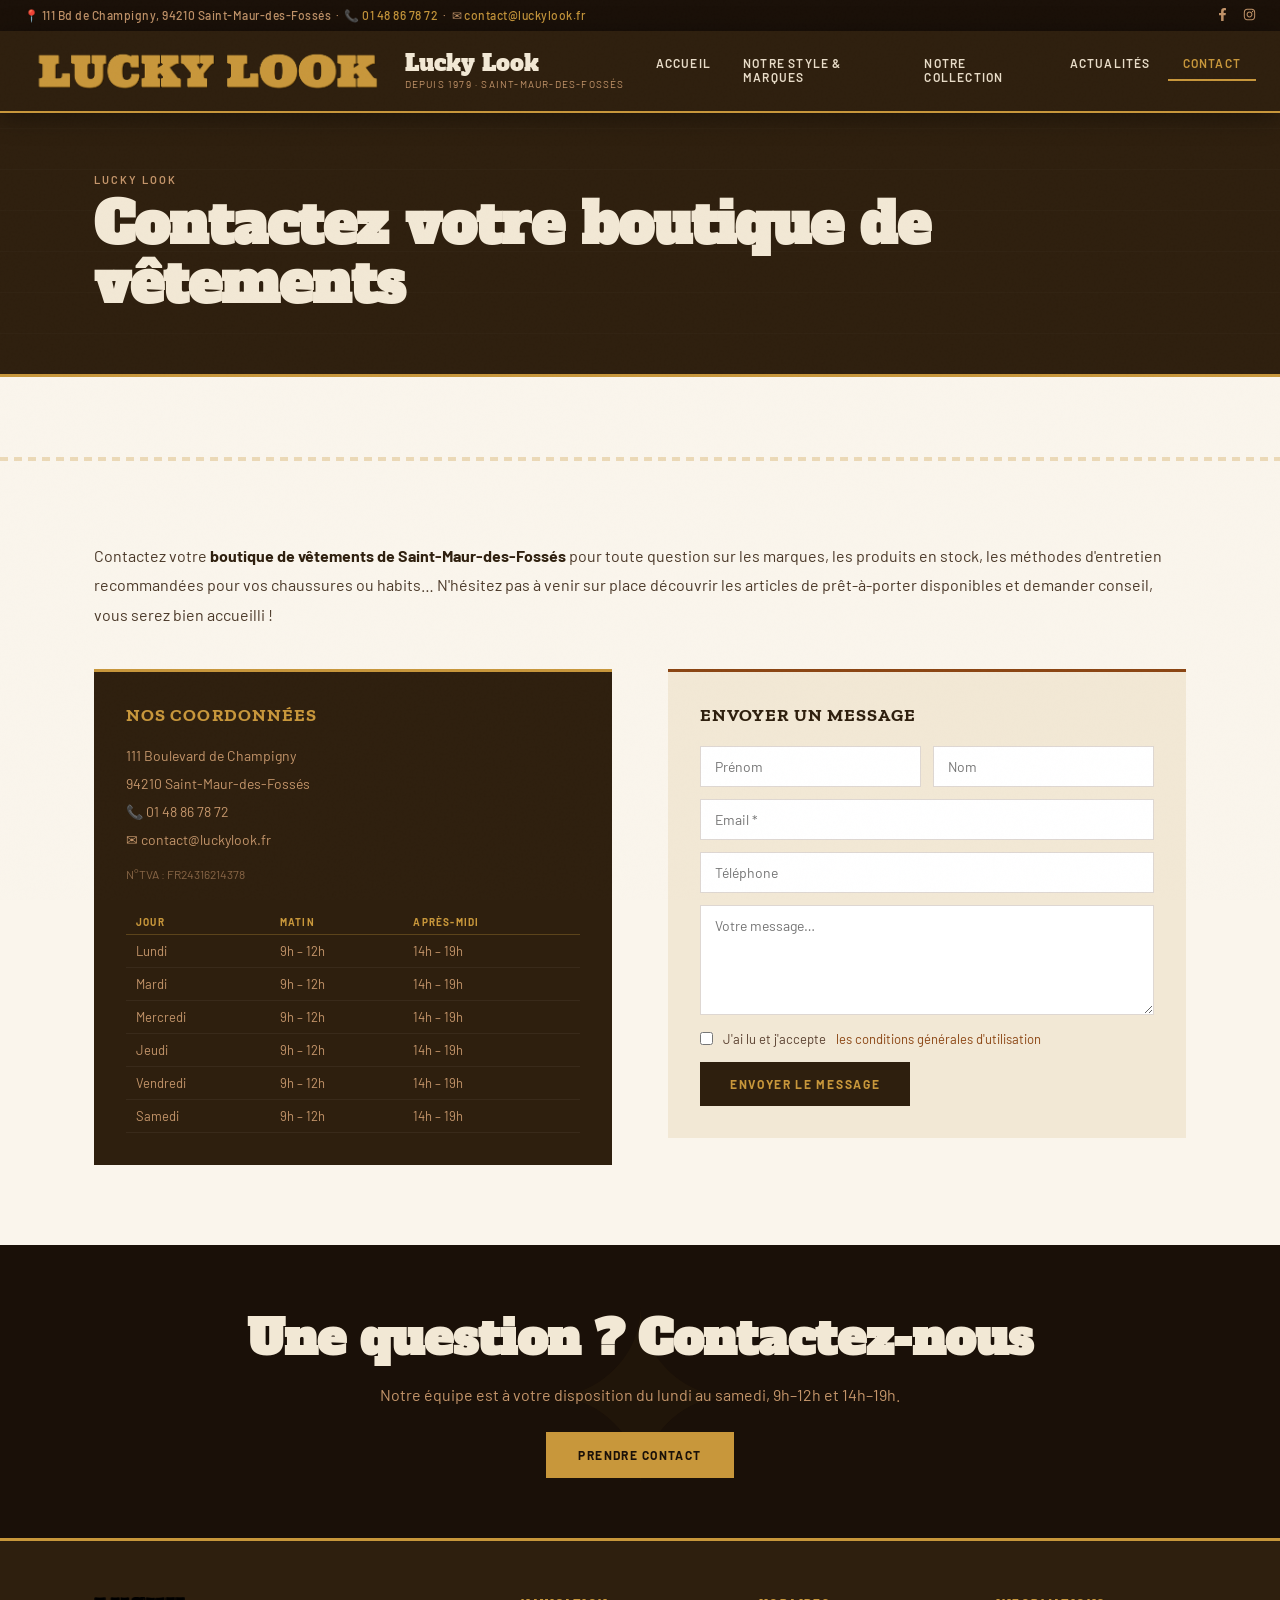
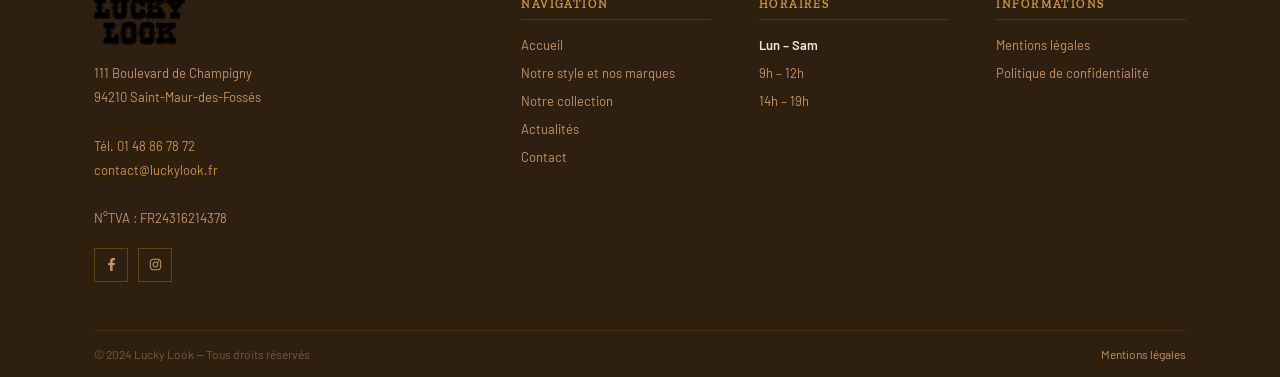
<file: fr/boutique-de-vetements.html>
<!DOCTYPE html>
<html lang="fr">
<head>
<meta charset="utf-8">
<meta name="viewport" content="width=device-width,initial-scale=1">
<title>Contact – Lucky Look</title>
<link rel="icon" href="../media/images/favicon.png" type="image/x-icon">
<link rel="preconnect" href="https://fonts.googleapis.com">
<link rel="preconnect" href="https://fonts.gstatic.com" crossorigin>
<link href="https://fonts.googleapis.com/css2?family=Alfa+Slab+One&family=Zilla+Slab:wght@400;600&family=Barlow:wght@300;400;500;600&display=swap" rel="stylesheet">
<style>
  :root{--ink:#1a1008;--bark:#2e1f0e;--leather:#5c3a1e;--rust:#8b4513;--sand:#c4956a;--gold:#c8973b;--parchment:#f2e8d5;--cream:#faf5ec;--smoke:#e8dcc8;--ff-display:'Alfa Slab One',serif;--ff-slab:'Zilla Slab',serif;--ff-body:'Barlow',sans-serif;--ease:cubic-bezier(0.16,1,0.3,1);}
  *,*::before,*::after{margin:0;padding:0;box-sizing:border-box;}
  html{scroll-behavior:smooth;}
  body{font-family:var(--ff-body);background:var(--cream);color:var(--ink);overflow-x:hidden;}
  body::before{content:'';position:fixed;inset:0;background-image:url("data:image/svg+xml,%3Csvg viewBox='0 0 512 512' xmlns='http://www.w3.org/2000/svg'%3E%3Cfilter id='n'%3E%3CfeTurbulence type='fractalNoise' baseFrequency='0.75' numOctaves='4' stitchTiles='stitch'/%3E%3C/filter%3E%3Crect width='100%25' height='100%25' filter='url(%23n)' opacity='0.04'/%3E%3C/svg%3E");pointer-events:none;z-index:9999;opacity:.4;}
  img{display:block;max-width:100%;}
  a{color:inherit;text-decoration:none;}
  .container{max-width:1140px;margin:auto;padding:0 24px;}
  .eyebrow{font-size:11px;font-weight:600;letter-spacing:.18em;text-transform:uppercase;color:var(--gold);margin-bottom:10px;}
  .reveal{opacity:0;transform:translateY(28px);transition:opacity .7s var(--ease),transform .7s var(--ease);}
  .reveal.visible{opacity:1;transform:none;}
  /* TOPBAR */
  .topbar{background:var(--ink);padding:7px 24px;display:flex;justify-content:space-between;align-items:center;flex-wrap:wrap;gap:6px;font-size:12px;font-weight:500;letter-spacing:.04em;color:var(--sand);}
  .topbar a{color:var(--gold);transition:opacity .2s;}.topbar a:hover{opacity:.75;}
  .topbar-social{display:flex;gap:14px;}
  .topbar-social a{color:var(--sand);font-size:14px;transition:color .2s;}.topbar-social a:hover{color:var(--gold);}
  /* HEADER */
  header{position:sticky;top:0;z-index:100;background:var(--bark);border-bottom:2px solid var(--gold);box-shadow:0 4px 24px rgba(0,0,0,.4);}
  .header-inner{display:flex;align-items:center;justify-content:space-between;gap:16px;padding:14px 24px;}
  .logo-wrap{display:flex;align-items:center;gap:14px;flex-shrink:0;}
  .logo-wrap img{height:52px;}
  .logo-name{font-family:var(--ff-display);font-size:22px;color:var(--parchment);line-height:1;}
  .logo-sub{font-size:10px;color:var(--sand);letter-spacing:.12em;text-transform:uppercase;margin-top:4px;}
  nav ul{list-style:none;display:flex;gap:2px;}
  nav ul li a{display:block;padding:9px 15px;font-size:12px;font-weight:600;letter-spacing:.1em;text-transform:uppercase;color:var(--smoke);border-bottom:2px solid transparent;transition:color .2s,border-color .2s;}
  nav ul li a:hover,nav ul li.active a{color:var(--gold);border-bottom-color:var(--gold);}
  .burger{display:none;flex-direction:column;gap:5px;cursor:pointer;padding:4px;}
  .burger span{display:block;width:26px;height:2px;background:var(--parchment);transition:.3s;}
  .mobile-nav{display:none;background:var(--bark);padding:12px 24px 20px;border-top:1px solid rgba(200,151,59,.2);}
  .mobile-nav.open{display:block;}
  .mobile-nav a{display:block;padding:11px 0;font-size:13px;font-weight:600;letter-spacing:.1em;text-transform:uppercase;color:var(--smoke);border-bottom:1px solid rgba(255,255,255,.06);}
  /* PAGE BANNER */
  .page-banner{background:var(--bark);padding:60px 0;position:relative;overflow:hidden;border-bottom:3px solid var(--gold);}
  .page-banner::before{content:'';position:absolute;inset:0;background:repeating-linear-gradient(0deg,transparent,transparent 40px,rgba(255,255,255,.015) 40px,rgba(255,255,255,.015) 41px);}
  .page-banner .container{position:relative;z-index:1;}
  .page-banner .eyebrow{color:var(--sand);}
  .page-banner h1{font-family:var(--ff-display);font-size:clamp(28px,5vw,56px);color:var(--parchment);line-height:1.05;margin-top:8px;}
  /* MAIN CONTENT AREA */
  .page-body{padding:80px 0;background:var(--cream);}
  .page-body::before{content:'';display:block;height:4px;background:repeating-linear-gradient(90deg,var(--gold) 0,var(--gold) 8px,transparent 8px,transparent 14px);opacity:.3;margin-bottom:80px;}
  /* PROSE */
  .prose h1,.prose h2,.prose h3{font-family:var(--ff-slab);color:var(--bark);margin:28px 0 12px;}
  .prose h1{font-size:clamp(22px,3vw,32px);}
  .prose h2{font-size:clamp(18px,2.5vw,26px);padding-bottom:8px;border-bottom:1px solid rgba(200,151,59,.3);}
  .prose h3{font-size:18px;}
  .prose p{font-size:16px;line-height:1.85;color:#4a3828;margin-bottom:16px;}
  .prose strong{color:var(--bark);}
  .prose a{color:var(--rust);font-weight:600;border-bottom:1px solid transparent;transition:border-color .2s;}
  .prose a:hover{border-bottom-color:var(--rust);}
  .prose ul,.prose ol{margin:16px 0 16px 24px;}
  .prose ul li,.prose ol li{font-size:15px;color:#4a3828;line-height:1.8;margin-bottom:6px;}
  .prose img{max-width:380px;width:100%;border-radius:3px;margin:16px auto;box-shadow:0 6px 24px rgba(0,0,0,.12);}
  /* BACK BTN */
  .back-btn{display:inline-flex;align-items:center;gap:8px;background:var(--bark);color:var(--gold);font-size:12px;font-weight:700;letter-spacing:.12em;text-transform:uppercase;padding:11px 22px;border:2px solid var(--gold);margin-top:32px;transition:background .2s,color .2s;}
  .back-btn:hover{background:var(--gold);color:var(--ink);}
  /* FOOTER CTA */
  .footer-cta{background:var(--ink);padding:60px 0;text-align:center;position:relative;overflow:hidden;}
  .footer-cta::before{content:'✦';font-size:240px;position:absolute;top:50%;left:50%;transform:translate(-50%,-50%);color:rgba(200,151,59,.04);pointer-events:none;}
  .footer-cta h2{font-family:var(--ff-display);font-size:clamp(24px,4vw,48px);color:var(--parchment);margin-bottom:14px;position:relative;}
  .footer-cta p{font-size:16px;color:var(--sand);margin-bottom:28px;position:relative;}
  .btn-primary{display:inline-block;background:var(--gold);color:var(--ink);font-size:12px;font-weight:700;letter-spacing:.12em;text-transform:uppercase;padding:14px 30px;border:2px solid var(--gold);transition:background .2s,color .2s;}
  .btn-primary:hover{background:transparent;color:var(--gold);}
  /* FOOTER */
  footer{background:var(--bark);padding:56px 0 0;border-top:3px solid var(--gold);}
  .footer-grid{display:grid;grid-template-columns:2fr 1fr 1fr 1fr;gap:48px;padding-bottom:48px;border-bottom:1px solid rgba(200,151,59,.15);}
  .footer-brand img{height:48px;margin-bottom:16px;}
  .footer-brand p{font-size:13px;color:var(--sand);line-height:1.85;}
  .footer-brand a{color:var(--gold);}
  .footer-col h4{font-family:var(--ff-slab);font-size:12px;font-weight:600;letter-spacing:.12em;text-transform:uppercase;color:var(--gold);margin-bottom:14px;padding-bottom:8px;border-bottom:1px solid rgba(200,151,59,.2);}
  .footer-col ul{list-style:none;}
  .footer-col ul li{margin-bottom:9px;}
  .footer-col ul li a{font-size:13px;color:var(--sand);transition:color .2s;}
  .footer-col ul li a:hover{color:var(--parchment);}
  .footer-bottom{display:flex;justify-content:space-between;align-items:center;padding:16px 0;font-size:12px;color:rgba(196,149,106,.5);flex-wrap:wrap;gap:8px;}
  .footer-bottom a{color:var(--sand);transition:color .2s;}
  .footer-bottom a:hover{color:var(--parchment);}
  .footer-social{display:flex;gap:10px;margin-top:18px;}
  .footer-social a{display:flex;align-items:center;justify-content:center;width:34px;height:34px;border:1px solid rgba(200,151,59,.3);color:var(--sand);transition:border-color .2s,color .2s;}
  .footer-social a:hover{border-color:var(--gold);color:var(--gold);}
  .back-top{position:fixed;bottom:28px;right:28px;width:44px;height:44px;background:var(--gold);color:var(--ink);display:flex;align-items:center;justify-content:center;font-size:18px;cursor:pointer;opacity:0;pointer-events:none;transition:opacity .3s,transform .3s;z-index:50;}
  .back-top.show{opacity:1;pointer-events:auto;}
  .back-top:hover{transform:translateY(-3px);}
  /* RESPONSIVE */
  @media(max-width:1024px){.footer-grid{grid-template-columns:1fr 1fr;}}
  @media(max-width:768px){nav{display:none;}.burger{display:flex;}.footer-grid{grid-template-columns:1fr;}.topbar{justify-content:center;text-align:center;}}
  @media(max-width:480px){.header-inner{padding:12px 16px;}}

  .contact-layout{display:grid;grid-template-columns:1fr 1fr;gap:56px;align-items:start;}
  .contact-info-box{background:var(--bark);padding:32px;border-top:3px solid var(--gold);}
  .contact-info-box h2{font-family:var(--ff-slab);font-size:18px;color:var(--gold);margin-bottom:16px;letter-spacing:.06em;text-transform:uppercase;}
  .contact-info-box p,.contact-info-box a{font-size:14px;color:var(--sand);line-height:2;display:block;}
  .contact-info-box a:hover{color:var(--parchment);}
  .hours-table{width:100%;border-collapse:collapse;margin-top:24px;}
  .hours-table th{font-size:10px;font-weight:700;letter-spacing:.12em;text-transform:uppercase;color:var(--gold);padding:6px 10px;border-bottom:1px solid rgba(200,151,59,.3);text-align:left;}
  .hours-table td{font-size:13px;color:var(--sand);padding:8px 10px;border-bottom:1px solid rgba(255,255,255,.05);}
  .contact-form-box{background:var(--parchment);padding:32px;border-top:3px solid var(--rust);}
  .contact-form-box h2{font-family:var(--ff-slab);font-size:18px;color:var(--bark);margin-bottom:20px;letter-spacing:.06em;text-transform:uppercase;}
  .form-row{display:grid;grid-template-columns:1fr 1fr;gap:12px;}
  .form-input{width:100%;background:#fff;border:1px solid rgba(92,58,30,.2);color:var(--ink);font-family:var(--ff-body);font-size:14px;padding:11px 14px;outline:none;margin-bottom:12px;transition:border-color .2s;}
  .form-input:focus{border-color:var(--gold);}
  textarea.form-input{height:110px;resize:vertical;margin-bottom:0;}
  .form-gdpr{display:flex;align-items:flex-start;gap:10px;font-size:13px;color:#5a4030;line-height:1.5;margin:12px 0;}
  .form-gdpr input{flex-shrink:0;margin-top:2px;accent-color:var(--gold);}
  .form-gdpr a{color:var(--rust);}
  .form-submit{background:var(--bark);color:var(--gold);font-family:var(--ff-body);font-size:12px;font-weight:700;letter-spacing:.14em;text-transform:uppercase;padding:13px 28px;border:2px solid var(--bark);cursor:pointer;transition:background .2s,color .2s;}
  .form-submit:hover{background:var(--gold);color:var(--ink);border-color:var(--gold);}
  @media(max-width:768px){.contact-layout{grid-template-columns:1fr;}.form-row{grid-template-columns:1fr;}}
</style>
</head>
<body>

<div class="topbar">
  <span>📍 111 Bd de Champigny, 94210 Saint-Maur-des-Fossés &nbsp;·&nbsp; 📞 <a href="tel:0148867872">01 48 86 78 72</a> &nbsp;·&nbsp; ✉ <a href="mailto:contact@luckylook.fr">contact@luckylook.fr</a></span>
  <div class="topbar-social">
    <a href="https://www.facebook.com/Lucky-Look-101553676050602" target="_blank"><svg width="13" height="13" viewBox="0 0 320 512" fill="currentColor"><path d="M279.14 288l14.22-92.66h-88.91v-60.13c0-25.35 12.42-50.06 52.24-50.06h40.42V6.26S260.43 0 225.36 0c-73.22 0-121.08 44.38-121.08 124.72v70.62H22.89V288h81.39v224h100.17V288z"/></svg></a>
    <a href="https://www.instagram.com/lucky_look94/" target="_blank"><svg width="13" height="13" viewBox="0 0 448 512" fill="currentColor"><path d="M224.1 141c-63.6 0-114.9 51.3-114.9 114.9s51.3 114.9 114.9 114.9S339 319.5 339 255.9 287.7 141 224.1 141zm0 189.6c-41.1 0-74.7-33.5-74.7-74.7s33.5-74.7 74.7-74.7 74.7 33.5 74.7 74.7-33.6 74.7-74.7 74.7zm146.4-194.3c0 14.9-12 26.8-26.8 26.8-14.9 0-26.8-12-26.8-26.8s12-26.8 26.8-26.8 26.8 12 26.8 26.8zm76.1 27.2c-1.7-35.9-9.9-67.7-36.2-93.9-26.2-26.2-58-34.4-93.9-36.2-37-2.1-147.9-2.1-184.9 0-35.8 1.7-67.6 9.9-93.9 36.1s-34.4 58-36.2 93.9c-2.1 37-2.1 147.9 0 184.9 1.7 35.9 9.9 67.7 36.2 93.9s58 34.4 93.9 36.2c37 2.1 147.9 2.1 184.9 0 35.9-1.7 67.7-9.9 93.9-36.2 26.2-26.2 34.4-58 36.2-93.9 2.1-37 2.1-147.8 0-184.8zM398.8 388c-7.8 19.6-22.9 34.7-42.6 42.6-29.5 11.7-99.5 9-132.1 9s-102.7 2.6-132.1-9c-19.6-7.8-34.7-22.9-42.6-42.6-11.7-29.5-9-99.5-9-132.1s-2.6-102.7 9-132.1c7.8-19.6 22.9-34.7 42.6-42.6 29.5-11.7 99.5-9 132.1-9s102.7-2.6 132.1 9c19.6 7.8 34.7 22.9 42.6 42.6 11.7 29.5 9 99.5 9 132.1s2.7 102.7-9 132.1z"/></svg></a>
  </div>
</div>
<header>
  <div class="header-inner">
    <a href="../index.html" class="logo-wrap">
      <img src="../media/images/logo.png" alt="Lucky Look" onerror="this.style.display='none'">
      <div><div class="logo-name">Lucky Look</div><div class="logo-sub">Depuis 1979 · Saint-Maur-des-Fossés</div></div>
    </a>
    <nav><ul><li><a href="../index.html">Accueil</a></li>
<li><a href="vetement-country.html">Notre style &amp; marques</a></li>
<li><a href="photos-vetements.html">Notre collection</a></li>
<li><a href="nouveautes-western.html">Actualités</a></li>
<li class="active"><a href="boutique-de-vetements.html">Contact</a></li>
</ul></nav>
    <div class="burger" id="burger"><span></span><span></span><span></span></div>
  </div>
  <div class="mobile-nav" id="mobileNav"><a href="../index.html">Accueil</a>
<a href="vetement-country.html">Notre style &amp; marques</a>
<a href="photos-vetements.html">Notre collection</a>
<a href="nouveautes-western.html">Actualités</a>
<a href="boutique-de-vetements.html">Contact</a>
</div>
</header>

<div class="page-banner">
  <div class="container">
    <p class="eyebrow">Lucky Look</p>
    <h1>Contactez votre boutique de vêtements</h1>
  </div>
</div>
<div class="page-body">
  <div class="container">
    
<div class="prose reveal" style="margin-bottom:40px">
  <p>Contactez votre <strong>boutique de vêtements de Saint-Maur-des-Fossés</strong> pour toute question sur les marques, les produits en stock, les méthodes d'entretien recommandées pour vos chaussures ou habits… N'hésitez pas à venir sur place découvrir les articles de prêt-à-porter disponibles et demander conseil, vous serez bien accueilli !</p>
</div>
<div class="contact-layout">
  <div class="contact-info-box reveal">
    <h2>Nos coordonnées</h2>
    <p>111 Boulevard de Champigny</p>
    <p>94210 Saint-Maur-des-Fossés</p>
    <a href="tel:0148867872">📞 01 48 86 78 72</a>
    <a href="mailto:contact@luckylook.fr">✉ contact@luckylook.fr</a>
    <p style="margin-top:8px;font-size:12px;color:rgba(196,149,106,.6)">N°TVA : FR24316214378</p>
    <table class="hours-table">
      <tr><th>Jour</th><th>Matin</th><th>Après-midi</th></tr>
      <tr><td>Lundi</td><td>9h – 12h</td><td>14h – 19h</td></tr>
      <tr><td>Mardi</td><td>9h – 12h</td><td>14h – 19h</td></tr>
      <tr><td>Mercredi</td><td>9h – 12h</td><td>14h – 19h</td></tr>
      <tr><td>Jeudi</td><td>9h – 12h</td><td>14h – 19h</td></tr>
      <tr><td>Vendredi</td><td>9h – 12h</td><td>14h – 19h</td></tr>
      <tr><td>Samedi</td><td>9h – 12h</td><td>14h – 19h</td></tr>
    </table>
  </div>
  <div class="contact-form-box reveal" style="transition-delay:.15s">
    <h2>Envoyer un message</h2>
    <div id="formSuccess" style="display:none;padding:20px;background:#f0f9f0;border:1px solid #7cb87c;font-size:14px;color:#2d6a2d;line-height:1.6;">
      ✓ Votre message a bien été envoyé. Nous vous répondrons dans les meilleurs délais.
    </div>
    <form id="contactForm" method="post" action="/contact.php">
      <input type="hidden" name="lang" value="fr">
      <div class="form-row">
        <input class="form-input" type="text" name="contact[firstName]" placeholder="Prénom">
        <input class="form-input" type="text" name="contact[lastName]" placeholder="Nom">
      </div>
      <input class="form-input" type="email" name="contact[email]" placeholder="Email *" required>
      <input class="form-input" type="tel" name="contact[phone]" placeholder="Téléphone">
      <textarea class="form-input" name="contact[message]" placeholder="Votre message…"></textarea>
      <label class="form-gdpr">
        <input type="checkbox" required>
        J'ai lu et j'accepte <a href="confidentiality_ws.html" target="_blank">les conditions générales d'utilisation</a>
      </label>
      <div id="formError" style="display:none;margin-bottom:10px;font-size:13px;color:#c0392b;"></div>
      <button type="submit" class="form-submit" id="formSubmit">Envoyer le message</button>
    </form>
  </div>
</div>

  </div>
</div>

<div class="footer-cta">
  <div class="container" style="position:relative;z-index:1">
    <h2>Une question ? Contactez-nous</h2>
    <p>Notre équipe est à votre disposition du lundi au samedi, 9h–12h et 14h–19h.</p>
    <a href="boutique-de-vetements.html" class="btn-primary">Prendre contact</a>
  </div>
</div>
<footer>
  <div class="container">
    <div class="footer-grid">
      <div class="footer-brand">
        <a href="../index.html"><img src="../media/images/footer-logo.png" alt="Lucky Look" onerror="this.style.display='none'"></a>
        <p>111 Boulevard de Champigny<br>94210 Saint-Maur-des-Fossés<br><br>
        <a href="tel:0148867872">Tél. 01 48 86 78 72</a><br>
        <a href="mailto:contact@luckylook.fr">contact@luckylook.fr</a><br><br>
        N°TVA : FR24316214378</p>
        <div class="footer-social">
          <a href="https://www.facebook.com/Lucky-Look-101553676050602" target="_blank"><svg width="13" height="13" viewBox="0 0 320 512" fill="currentColor"><path d="M279.14 288l14.22-92.66h-88.91v-60.13c0-25.35 12.42-50.06 52.24-50.06h40.42V6.26S260.43 0 225.36 0c-73.22 0-121.08 44.38-121.08 124.72v70.62H22.89V288h81.39v224h100.17V288z"/></svg></a>
          <a href="https://www.instagram.com/lucky_look94/" target="_blank"><svg width="13" height="13" viewBox="0 0 448 512" fill="currentColor"><path d="M224.1 141c-63.6 0-114.9 51.3-114.9 114.9s51.3 114.9 114.9 114.9S339 319.5 339 255.9 287.7 141 224.1 141zm0 189.6c-41.1 0-74.7-33.5-74.7-74.7s33.5-74.7 74.7-74.7 74.7 33.5 74.7 74.7-33.6 74.7-74.7 74.7zm146.4-194.3c0 14.9-12 26.8-26.8 26.8-14.9 0-26.8-12-26.8-26.8s12-26.8 26.8-26.8 26.8 12 26.8 26.8zm76.1 27.2c-1.7-35.9-9.9-67.7-36.2-93.9-26.2-26.2-58-34.4-93.9-36.2-37-2.1-147.9-2.1-184.9 0-35.8 1.7-67.6 9.9-93.9 36.1s-34.4 58-36.2 93.9c-2.1 37-2.1 147.9 0 184.9 1.7 35.9 9.9 67.7 36.2 93.9s58 34.4 93.9 36.2c37 2.1 147.9 2.1 184.9 0 35.9-1.7 67.7-9.9 93.9-36.2 26.2-26.2 34.4-58 36.2-93.9 2.1-37 2.1-147.8 0-184.8zM398.8 388c-7.8 19.6-22.9 34.7-42.6 42.6-29.5 11.7-99.5 9-132.1 9s-102.7 2.6-132.1-9c-19.6-7.8-34.7-22.9-42.6-42.6-11.7-29.5-9-99.5-9-132.1s-2.6-102.7 9-132.1c7.8-19.6 22.9-34.7 42.6-42.6 29.5-11.7 99.5-9 132.1-9s102.7-2.6 132.1 9c19.6 7.8 34.7 22.9 42.6 42.6 11.7 29.5 9 99.5 9 132.1s2.7 102.7-9 132.1z"/></svg></a>
        </div>
      </div>
      <div class="footer-col"><h4>Navigation</h4><ul>
        <li><a href="../index.html">Accueil</a></li>
        <li><a href="vetement-country.html">Notre style et nos marques</a></li>
        <li><a href="photos-vetements.html">Notre collection</a></li>
        <li><a href="nouveautes-western.html">Actualités</a></li>
        <li><a href="boutique-de-vetements.html">Contact</a></li>
      </ul></div>
      <div class="footer-col"><h4>Horaires</h4><ul>
        <li><a style="color:var(--parchment);font-weight:600">Lun – Sam</a></li>
        <li><a>9h – 12h</a></li>
        <li><a>14h – 19h</a></li>
      </ul></div>
      <div class="footer-col"><h4>Informations</h4><ul>
        <li><a href="mentions-legales.html">Mentions légales</a></li>
        <li><a href="confidentiality_ws.html">Politique de confidentialité</a></li>
      </ul></div>
    </div>
    <div class="footer-bottom">
      <span>&copy; 2024 Lucky Look — Tous droits réservés</span>
      <a href="mentions-legales.html">Mentions légales</a>
    </div>
  </div>
</footer>
<div class="back-top" id="backTop">↑</div>

<script>
  document.getElementById('burger').addEventListener('click',function(){document.getElementById('mobileNav').classList.toggle('open');});
  const obs=new IntersectionObserver((entries)=>{entries.forEach(e=>{if(e.isIntersecting){e.target.classList.add('visible');obs.unobserve(e.target);}});},{threshold:0.1});
  document.querySelectorAll('.reveal').forEach(el=>obs.observe(el));
  const bt=document.getElementById('backTop');
  bt.addEventListener('click',()=>window.scrollTo({top:0,behavior:'smooth'}));
  window.addEventListener('scroll',()=>bt.classList.toggle('show',window.scrollY>400));

  // Envoi du formulaire de contact
  document.getElementById('contactForm').addEventListener('submit', async function(e) {
    e.preventDefault();
    const btn   = document.getElementById('formSubmit');
    const errEl = document.getElementById('formError');
    btn.disabled = true;
    btn.textContent = 'Envoi en cours…';
    errEl.style.display = 'none';
    try {
      const res  = await fetch('/contact.php', { method: 'POST', body: new FormData(this) });
      const data = await res.json();
      if (data.ok) {
        this.style.display = 'none';
        document.getElementById('formSuccess').style.display = 'block';
      } else {
        errEl.textContent = data.error || 'Une erreur est survenue, veuillez réessayer.';
        errEl.style.display = 'block';
        btn.disabled = false;
        btn.textContent = 'Envoyer le message';
      }
    } catch {
      errEl.textContent = 'Impossible de contacter le serveur. Vérifiez votre connexion.';
      errEl.style.display = 'block';
      btn.disabled = false;
      btn.textContent = 'Envoyer le message';
    }
  });
</script>
</body>
</html>
</file>
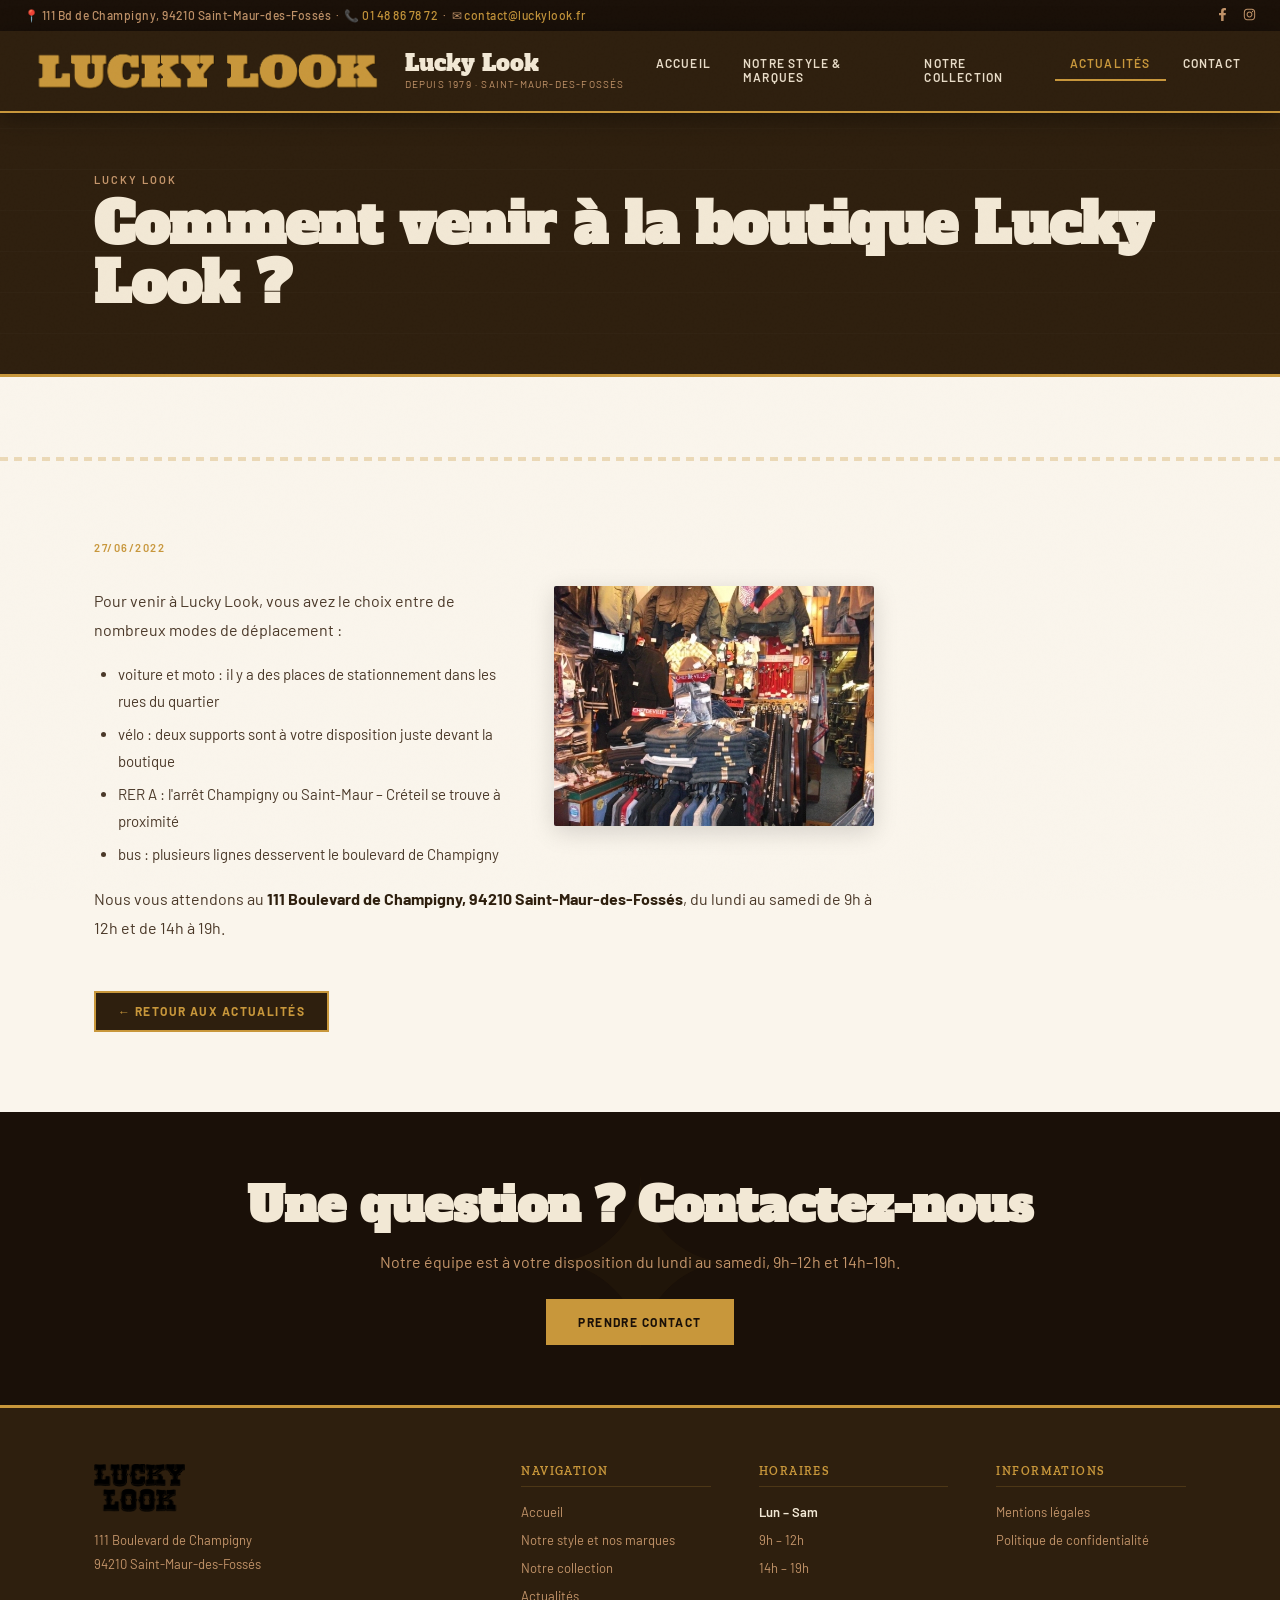
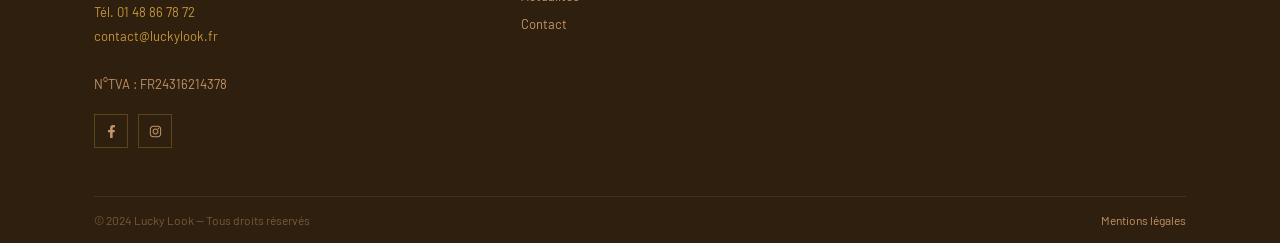
<file: fr/comment-venir-a-la-boutique-lucky-look--.html>
<!DOCTYPE html>
<html lang="fr">
<head>
<meta charset="utf-8">
<meta name="viewport" content="width=device-width,initial-scale=1">
<title>Comment venir à la boutique Lucky Look ?</title>
<link rel="icon" href="../media/images/favicon.png" type="image/x-icon">
<link rel="preconnect" href="https://fonts.googleapis.com">
<link rel="preconnect" href="https://fonts.gstatic.com" crossorigin>
<link href="https://fonts.googleapis.com/css2?family=Alfa+Slab+One&family=Zilla+Slab:wght@400;600&family=Barlow:wght@300;400;500;600&display=swap" rel="stylesheet">
<style>
  :root{--ink:#1a1008;--bark:#2e1f0e;--leather:#5c3a1e;--rust:#8b4513;--sand:#c4956a;--gold:#c8973b;--parchment:#f2e8d5;--cream:#faf5ec;--smoke:#e8dcc8;--ff-display:'Alfa Slab One',serif;--ff-slab:'Zilla Slab',serif;--ff-body:'Barlow',sans-serif;--ease:cubic-bezier(0.16,1,0.3,1);}
  *,*::before,*::after{margin:0;padding:0;box-sizing:border-box;}
  html{scroll-behavior:smooth;}
  body{font-family:var(--ff-body);background:var(--cream);color:var(--ink);overflow-x:hidden;}
  body::before{content:'';position:fixed;inset:0;background-image:url("data:image/svg+xml,%3Csvg viewBox='0 0 512 512' xmlns='http://www.w3.org/2000/svg'%3E%3Cfilter id='n'%3E%3CfeTurbulence type='fractalNoise' baseFrequency='0.75' numOctaves='4' stitchTiles='stitch'/%3E%3C/filter%3E%3Crect width='100%25' height='100%25' filter='url(%23n)' opacity='0.04'/%3E%3C/svg%3E");pointer-events:none;z-index:9999;opacity:.4;}
  img{display:block;max-width:100%;}
  a{color:inherit;text-decoration:none;}
  .container{max-width:1140px;margin:auto;padding:0 24px;}
  .eyebrow{font-size:11px;font-weight:600;letter-spacing:.18em;text-transform:uppercase;color:var(--gold);margin-bottom:10px;}
  .reveal{opacity:0;transform:translateY(28px);transition:opacity .7s var(--ease),transform .7s var(--ease);}
  .reveal.visible{opacity:1;transform:none;}
  /* TOPBAR */
  .topbar{background:var(--ink);padding:7px 24px;display:flex;justify-content:space-between;align-items:center;flex-wrap:wrap;gap:6px;font-size:12px;font-weight:500;letter-spacing:.04em;color:var(--sand);}
  .topbar a{color:var(--gold);transition:opacity .2s;}.topbar a:hover{opacity:.75;}
  .topbar-social{display:flex;gap:14px;}
  .topbar-social a{color:var(--sand);font-size:14px;transition:color .2s;}.topbar-social a:hover{color:var(--gold);}
  /* HEADER */
  header{position:sticky;top:0;z-index:100;background:var(--bark);border-bottom:2px solid var(--gold);box-shadow:0 4px 24px rgba(0,0,0,.4);}
  .header-inner{display:flex;align-items:center;justify-content:space-between;gap:16px;padding:14px 24px;}
  .logo-wrap{display:flex;align-items:center;gap:14px;flex-shrink:0;}
  .logo-wrap img{height:52px;}
  .logo-name{font-family:var(--ff-display);font-size:22px;color:var(--parchment);line-height:1;}
  .logo-sub{font-size:10px;color:var(--sand);letter-spacing:.12em;text-transform:uppercase;margin-top:4px;}
  nav ul{list-style:none;display:flex;gap:2px;}
  nav ul li a{display:block;padding:9px 15px;font-size:12px;font-weight:600;letter-spacing:.1em;text-transform:uppercase;color:var(--smoke);border-bottom:2px solid transparent;transition:color .2s,border-color .2s;}
  nav ul li a:hover,nav ul li.active a{color:var(--gold);border-bottom-color:var(--gold);}
  .burger{display:none;flex-direction:column;gap:5px;cursor:pointer;padding:4px;}
  .burger span{display:block;width:26px;height:2px;background:var(--parchment);transition:.3s;}
  .mobile-nav{display:none;background:var(--bark);padding:12px 24px 20px;border-top:1px solid rgba(200,151,59,.2);}
  .mobile-nav.open{display:block;}
  .mobile-nav a{display:block;padding:11px 0;font-size:13px;font-weight:600;letter-spacing:.1em;text-transform:uppercase;color:var(--smoke);border-bottom:1px solid rgba(255,255,255,.06);}
  /* PAGE BANNER */
  .page-banner{background:var(--bark);padding:60px 0;position:relative;overflow:hidden;border-bottom:3px solid var(--gold);}
  .page-banner::before{content:'';position:absolute;inset:0;background:repeating-linear-gradient(0deg,transparent,transparent 40px,rgba(255,255,255,.015) 40px,rgba(255,255,255,.015) 41px);}
  .page-banner .container{position:relative;z-index:1;}
  .page-banner .eyebrow{color:var(--sand);}
  .page-banner h1{font-family:var(--ff-display);font-size:clamp(28px,5vw,56px);color:var(--parchment);line-height:1.05;margin-top:8px;}
  /* MAIN CONTENT AREA */
  .page-body{padding:80px 0;background:var(--cream);}
  .page-body::before{content:'';display:block;height:4px;background:repeating-linear-gradient(90deg,var(--gold) 0,var(--gold) 8px,transparent 8px,transparent 14px);opacity:.3;margin-bottom:80px;}
  /* PROSE */
  .prose h1,.prose h2,.prose h3{font-family:var(--ff-slab);color:var(--bark);margin:28px 0 12px;}
  .prose h1{font-size:clamp(22px,3vw,32px);}
  .prose h2{font-size:clamp(18px,2.5vw,26px);padding-bottom:8px;border-bottom:1px solid rgba(200,151,59,.3);}
  .prose h3{font-size:18px;}
  .prose p{font-size:16px;line-height:1.85;color:#4a3828;margin-bottom:16px;}
  .prose strong{color:var(--bark);}
  .prose a{color:var(--rust);font-weight:600;border-bottom:1px solid transparent;transition:border-color .2s;}
  .prose a:hover{border-bottom-color:var(--rust);}
  .prose ul,.prose ol{margin:16px 0 16px 24px;}
  .prose ul li,.prose ol li{font-size:15px;color:#4a3828;line-height:1.8;margin-bottom:6px;}
  .prose img{max-width:380px;width:100%;border-radius:3px;margin:16px auto;box-shadow:0 6px 24px rgba(0,0,0,.12);}
  /* BACK BTN */
  .back-btn{display:inline-flex;align-items:center;gap:8px;background:var(--bark);color:var(--gold);font-size:12px;font-weight:700;letter-spacing:.12em;text-transform:uppercase;padding:11px 22px;border:2px solid var(--gold);margin-top:32px;transition:background .2s,color .2s;}
  .back-btn:hover{background:var(--gold);color:var(--ink);}
  /* FOOTER CTA */
  .footer-cta{background:var(--ink);padding:60px 0;text-align:center;position:relative;overflow:hidden;}
  .footer-cta::before{content:'✦';font-size:240px;position:absolute;top:50%;left:50%;transform:translate(-50%,-50%);color:rgba(200,151,59,.04);pointer-events:none;}
  .footer-cta h2{font-family:var(--ff-display);font-size:clamp(24px,4vw,48px);color:var(--parchment);margin-bottom:14px;position:relative;}
  .footer-cta p{font-size:16px;color:var(--sand);margin-bottom:28px;position:relative;}
  .btn-primary{display:inline-block;background:var(--gold);color:var(--ink);font-size:12px;font-weight:700;letter-spacing:.12em;text-transform:uppercase;padding:14px 30px;border:2px solid var(--gold);transition:background .2s,color .2s;}
  .btn-primary:hover{background:transparent;color:var(--gold);}
  /* FOOTER */
  footer{background:var(--bark);padding:56px 0 0;border-top:3px solid var(--gold);}
  .footer-grid{display:grid;grid-template-columns:2fr 1fr 1fr 1fr;gap:48px;padding-bottom:48px;border-bottom:1px solid rgba(200,151,59,.15);}
  .footer-brand img{height:48px;margin-bottom:16px;}
  .footer-brand p{font-size:13px;color:var(--sand);line-height:1.85;}
  .footer-brand a{color:var(--gold);}
  .footer-col h4{font-family:var(--ff-slab);font-size:12px;font-weight:600;letter-spacing:.12em;text-transform:uppercase;color:var(--gold);margin-bottom:14px;padding-bottom:8px;border-bottom:1px solid rgba(200,151,59,.2);}
  .footer-col ul{list-style:none;}
  .footer-col ul li{margin-bottom:9px;}
  .footer-col ul li a{font-size:13px;color:var(--sand);transition:color .2s;}
  .footer-col ul li a:hover{color:var(--parchment);}
  .footer-bottom{display:flex;justify-content:space-between;align-items:center;padding:16px 0;font-size:12px;color:rgba(196,149,106,.5);flex-wrap:wrap;gap:8px;}
  .footer-bottom a{color:var(--sand);transition:color .2s;}
  .footer-bottom a:hover{color:var(--parchment);}
  .footer-social{display:flex;gap:10px;margin-top:18px;}
  .footer-social a{display:flex;align-items:center;justify-content:center;width:34px;height:34px;border:1px solid rgba(200,151,59,.3);color:var(--sand);transition:border-color .2s,color .2s;}
  .footer-social a:hover{border-color:var(--gold);color:var(--gold);}
  .back-top{position:fixed;bottom:28px;right:28px;width:44px;height:44px;background:var(--gold);color:var(--ink);display:flex;align-items:center;justify-content:center;font-size:18px;cursor:pointer;opacity:0;pointer-events:none;transition:opacity .3s,transform .3s;z-index:50;}
  .back-top.show{opacity:1;pointer-events:auto;}
  .back-top:hover{transform:translateY(-3px);}
  /* RESPONSIVE */
  @media(max-width:1024px){.footer-grid{grid-template-columns:1fr 1fr;}}
  @media(max-width:768px){nav{display:none;}.burger{display:flex;}.footer-grid{grid-template-columns:1fr;}.topbar{justify-content:center;text-align:center;}}
  @media(max-width:480px){.header-inner{padding:12px 16px;}}

      .news-detail{max-width:780px;}
      .news-detail-header{margin-bottom:32px;}
      .news-detail-date{font-size:11px;font-weight:600;letter-spacing:.14em;text-transform:uppercase;color:var(--gold);margin-bottom:12px;}
      .news-detail-img{float:right;margin:0 0 24px 32px;max-width:320px;width:100%;border-radius:2px;box-shadow:0 6px 24px rgba(0,0,0,.15);}
      @media(max-width:600px){.news-detail-img{float:none;margin:0 0 20px 0;max-width:100%;}}
    </style>
</head>
<body>

<div class="topbar">
  <span>📍 111 Bd de Champigny, 94210 Saint-Maur-des-Fossés &nbsp;·&nbsp; 📞 <a href="tel:0148867872">01 48 86 78 72</a> &nbsp;·&nbsp; ✉ <a href="mailto:contact@luckylook.fr">contact@luckylook.fr</a></span>
  <div class="topbar-social">
    <a href="https://www.facebook.com/Lucky-Look-101553676050602" target="_blank"><svg width="13" height="13" viewBox="0 0 320 512" fill="currentColor"><path d="M279.14 288l14.22-92.66h-88.91v-60.13c0-25.35 12.42-50.06 52.24-50.06h40.42V6.26S260.43 0 225.36 0c-73.22 0-121.08 44.38-121.08 124.72v70.62H22.89V288h81.39v224h100.17V288z"/></svg></a>
    <a href="https://www.instagram.com/lucky_look94/" target="_blank"><svg width="13" height="13" viewBox="0 0 448 512" fill="currentColor"><path d="M224.1 141c-63.6 0-114.9 51.3-114.9 114.9s51.3 114.9 114.9 114.9S339 319.5 339 255.9 287.7 141 224.1 141zm0 189.6c-41.1 0-74.7-33.5-74.7-74.7s33.5-74.7 74.7-74.7 74.7 33.5 74.7 74.7-33.6 74.7-74.7 74.7zm146.4-194.3c0 14.9-12 26.8-26.8 26.8-14.9 0-26.8-12-26.8-26.8s12-26.8 26.8-26.8 26.8 12 26.8 26.8zm76.1 27.2c-1.7-35.9-9.9-67.7-36.2-93.9-26.2-26.2-58-34.4-93.9-36.2-37-2.1-147.9-2.1-184.9 0-35.8 1.7-67.6 9.9-93.9 36.1s-34.4 58-36.2 93.9c-2.1 37-2.1 147.9 0 184.9 1.7 35.9 9.9 67.7 36.2 93.9s58 34.4 93.9 36.2c37 2.1 147.9 2.1 184.9 0 35.9-1.7 67.7-9.9 93.9-36.2 26.2-26.2 34.4-58 36.2-93.9 2.1-37 2.1-147.8 0-184.8zM398.8 388c-7.8 19.6-22.9 34.7-42.6 42.6-29.5 11.7-99.5 9-132.1 9s-102.7 2.6-132.1-9c-19.6-7.8-34.7-22.9-42.6-42.6-11.7-29.5-9-99.5-9-132.1s-2.6-102.7 9-132.1c7.8-19.6 22.9-34.7 42.6-42.6 29.5-11.7 99.5-9 132.1-9s102.7-2.6 132.1 9c19.6 7.8 34.7 22.9 42.6 42.6 11.7 29.5 9 99.5 9 132.1s2.7 102.7-9 132.1z"/></svg></a>
  </div>
</div>
<header>
  <div class="header-inner">
    <a href="../index.html" class="logo-wrap">
      <img src="../media/images/logo.png" alt="Lucky Look" onerror="this.style.display='none'">
      <div><div class="logo-name">Lucky Look</div><div class="logo-sub">Depuis 1979 · Saint-Maur-des-Fossés</div></div>
    </a>
    <nav><ul><li><a href="../index.html">Accueil</a></li>
<li><a href="vetement-country.html">Notre style &amp; marques</a></li>
<li><a href="photos-vetements.html">Notre collection</a></li>
<li class="active"><a href="nouveautes-western.html">Actualités</a></li>
<li><a href="boutique-de-vetements.html">Contact</a></li>
</ul></nav>
    <div class="burger" id="burger"><span></span><span></span><span></span></div>
  </div>
  <div class="mobile-nav" id="mobileNav"><a href="../index.html">Accueil</a>
<a href="vetement-country.html">Notre style &amp; marques</a>
<a href="photos-vetements.html">Notre collection</a>
<a href="nouveautes-western.html">Actualités</a>
<a href="boutique-de-vetements.html">Contact</a>
</div>
</header>

<div class="page-banner">
  <div class="container">
    <p class="eyebrow">Lucky Look</p>
    <h1>Comment venir à la boutique Lucky Look ?</h1>
  </div>
</div>
<div class="page-body">
  <div class="container">
    
<div class="news-detail reveal">
  <div class="news-detail-header">
    <div class="news-detail-date">27/06/2022</div>
  </div>
  <img class="news-detail-img" src="../media/images/news/med/11.webp" alt="Comment venir à la boutique Lucky Look ?">
  <div class="prose">
    <p>Pour venir à Lucky Look, vous avez le choix entre de nombreux modes de déplacement :</p>
<ul>
  <li>voiture et moto : il y a des places de stationnement dans les rues du quartier</li>
  <li>vélo : deux supports sont à votre disposition juste devant la boutique</li>
  <li>RER A : l'arrêt Champigny ou Saint-Maur – Créteil se trouve à proximité</li>
  <li>bus : plusieurs lignes desservent le boulevard de Champigny</li>
</ul>
<p>Nous vous attendons au <strong>111 Boulevard de Champigny, 94210 Saint-Maur-des-Fossés</strong>, du lundi au samedi de 9h à 12h et de 14h à 19h.</p>
  </div>
  <a href="nouveautes-western.html" class="back-btn">← Retour aux actualités</a>
</div>

  </div>
</div>

<div class="footer-cta">
  <div class="container" style="position:relative;z-index:1">
    <h2>Une question ? Contactez-nous</h2>
    <p>Notre équipe est à votre disposition du lundi au samedi, 9h–12h et 14h–19h.</p>
    <a href="boutique-de-vetements.html" class="btn-primary">Prendre contact</a>
  </div>
</div>
<footer>
  <div class="container">
    <div class="footer-grid">
      <div class="footer-brand">
        <a href="../index.html"><img src="../media/images/footer-logo.png" alt="Lucky Look" onerror="this.style.display='none'"></a>
        <p>111 Boulevard de Champigny<br>94210 Saint-Maur-des-Fossés<br><br>
        <a href="tel:0148867872">Tél. 01 48 86 78 72</a><br>
        <a href="mailto:contact@luckylook.fr">contact@luckylook.fr</a><br><br>
        N°TVA : FR24316214378</p>
        <div class="footer-social">
          <a href="https://www.facebook.com/Lucky-Look-101553676050602" target="_blank"><svg width="13" height="13" viewBox="0 0 320 512" fill="currentColor"><path d="M279.14 288l14.22-92.66h-88.91v-60.13c0-25.35 12.42-50.06 52.24-50.06h40.42V6.26S260.43 0 225.36 0c-73.22 0-121.08 44.38-121.08 124.72v70.62H22.89V288h81.39v224h100.17V288z"/></svg></a>
          <a href="https://www.instagram.com/lucky_look94/" target="_blank"><svg width="13" height="13" viewBox="0 0 448 512" fill="currentColor"><path d="M224.1 141c-63.6 0-114.9 51.3-114.9 114.9s51.3 114.9 114.9 114.9S339 319.5 339 255.9 287.7 141 224.1 141zm0 189.6c-41.1 0-74.7-33.5-74.7-74.7s33.5-74.7 74.7-74.7 74.7 33.5 74.7 74.7-33.6 74.7-74.7 74.7zm146.4-194.3c0 14.9-12 26.8-26.8 26.8-14.9 0-26.8-12-26.8-26.8s12-26.8 26.8-26.8 26.8 12 26.8 26.8zm76.1 27.2c-1.7-35.9-9.9-67.7-36.2-93.9-26.2-26.2-58-34.4-93.9-36.2-37-2.1-147.9-2.1-184.9 0-35.8 1.7-67.6 9.9-93.9 36.1s-34.4 58-36.2 93.9c-2.1 37-2.1 147.9 0 184.9 1.7 35.9 9.9 67.7 36.2 93.9s58 34.4 93.9 36.2c37 2.1 147.9 2.1 184.9 0 35.9-1.7 67.7-9.9 93.9-36.2 26.2-26.2 34.4-58 36.2-93.9 2.1-37 2.1-147.8 0-184.8zM398.8 388c-7.8 19.6-22.9 34.7-42.6 42.6-29.5 11.7-99.5 9-132.1 9s-102.7 2.6-132.1-9c-19.6-7.8-34.7-22.9-42.6-42.6-11.7-29.5-9-99.5-9-132.1s-2.6-102.7 9-132.1c7.8-19.6 22.9-34.7 42.6-42.6 29.5-11.7 99.5-9 132.1-9s102.7-2.6 132.1 9c19.6 7.8 34.7 22.9 42.6 42.6 11.7 29.5 9 99.5 9 132.1s2.7 102.7-9 132.1z"/></svg></a>
        </div>
      </div>
      <div class="footer-col"><h4>Navigation</h4><ul>
        <li><a href="../index.html">Accueil</a></li>
        <li><a href="vetement-country.html">Notre style et nos marques</a></li>
        <li><a href="photos-vetements.html">Notre collection</a></li>
        <li><a href="nouveautes-western.html">Actualités</a></li>
        <li><a href="boutique-de-vetements.html">Contact</a></li>
      </ul></div>
      <div class="footer-col"><h4>Horaires</h4><ul>
        <li><a style="color:var(--parchment);font-weight:600">Lun – Sam</a></li>
        <li><a>9h – 12h</a></li>
        <li><a>14h – 19h</a></li>
      </ul></div>
      <div class="footer-col"><h4>Informations</h4><ul>
        <li><a href="mentions-legales.html">Mentions légales</a></li>
        <li><a href="confidentiality_ws.html">Politique de confidentialité</a></li>
      </ul></div>
    </div>
    <div class="footer-bottom">
      <span>&copy; 2024 Lucky Look — Tous droits réservés</span>
      <a href="mentions-legales.html">Mentions légales</a>
    </div>
  </div>
</footer>
<div class="back-top" id="backTop">↑</div>

<script>
  document.getElementById('burger').addEventListener('click',function(){document.getElementById('mobileNav').classList.toggle('open');});
  const obs=new IntersectionObserver((entries)=>{entries.forEach(e=>{if(e.isIntersecting){e.target.classList.add('visible');obs.unobserve(e.target);}});},{threshold:0.1});
  document.querySelectorAll('.reveal').forEach(el=>obs.observe(el));
  const bt=document.getElementById('backTop');
  bt.addEventListener('click',()=>window.scrollTo({top:0,behavior:'smooth'}));
  window.addEventListener('scroll',()=>bt.classList.toggle('show',window.scrollY>400));
</script>
</body>
</html>
</file>
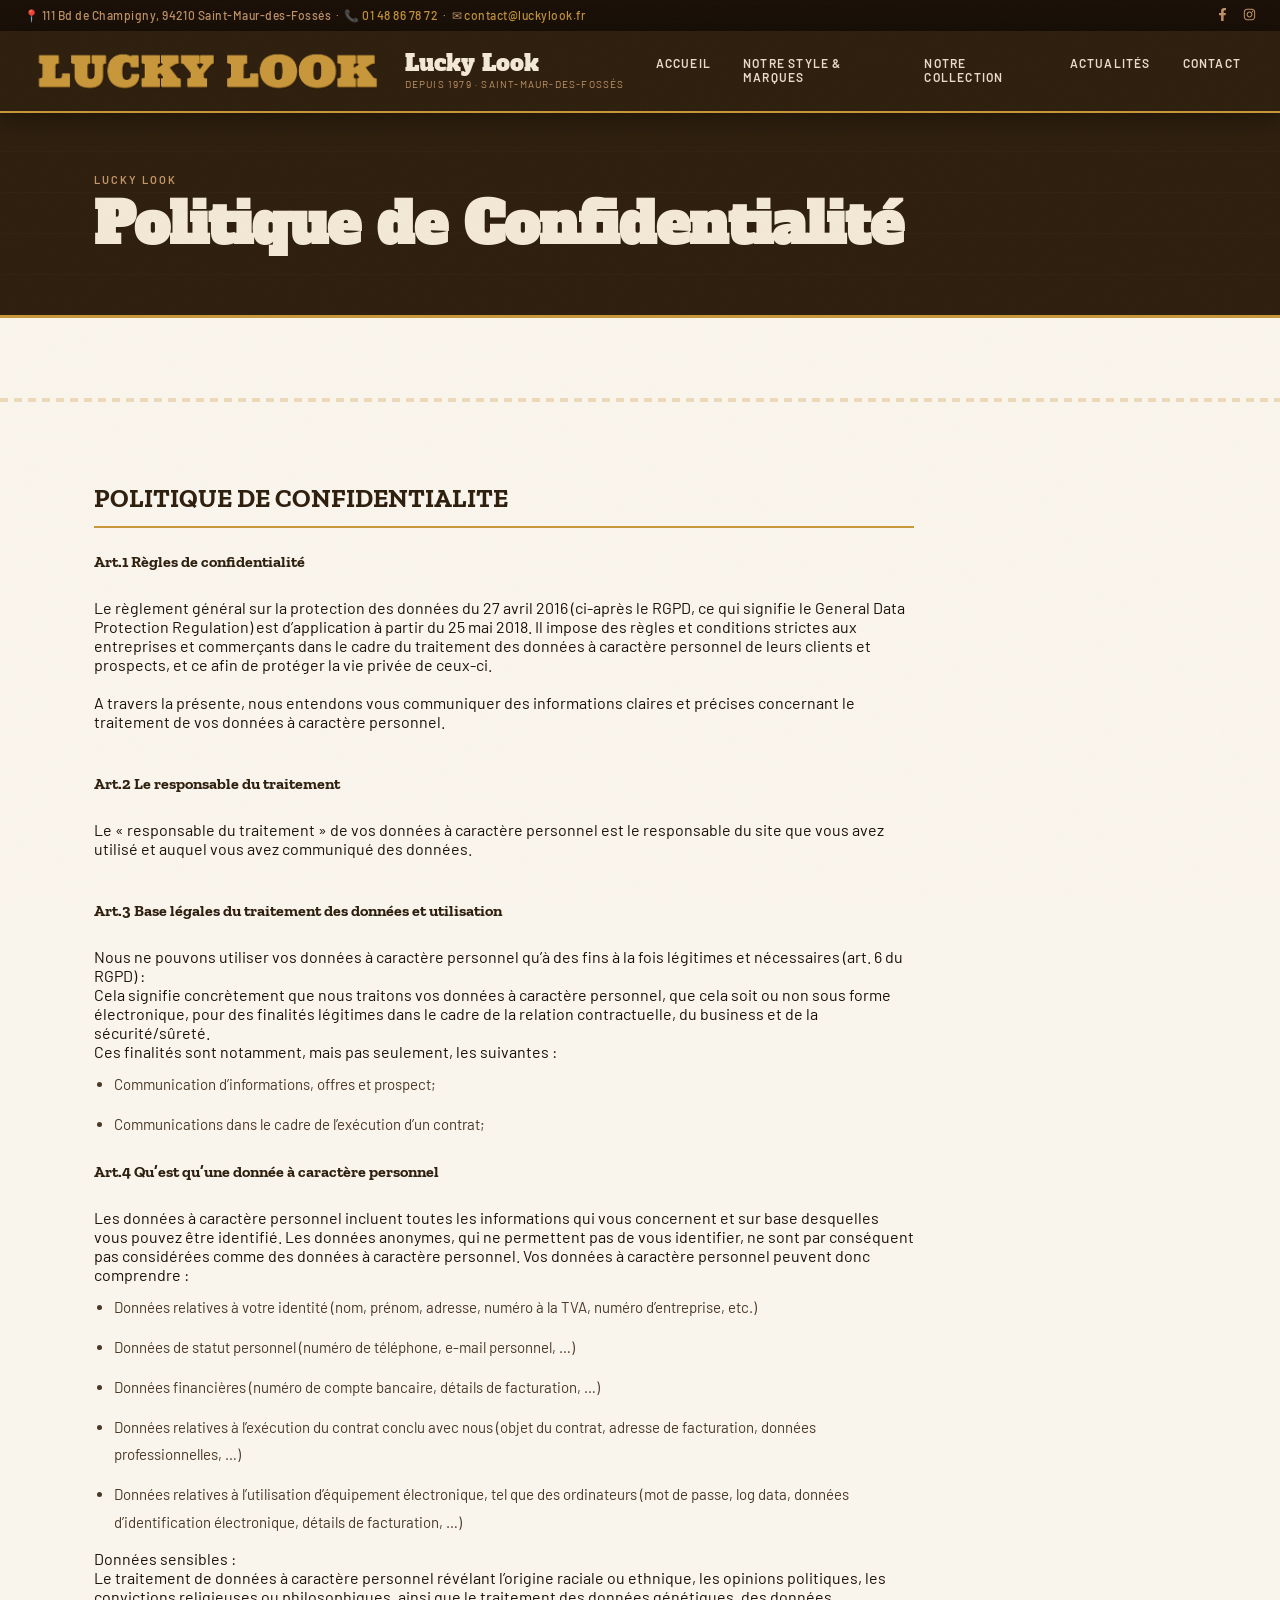
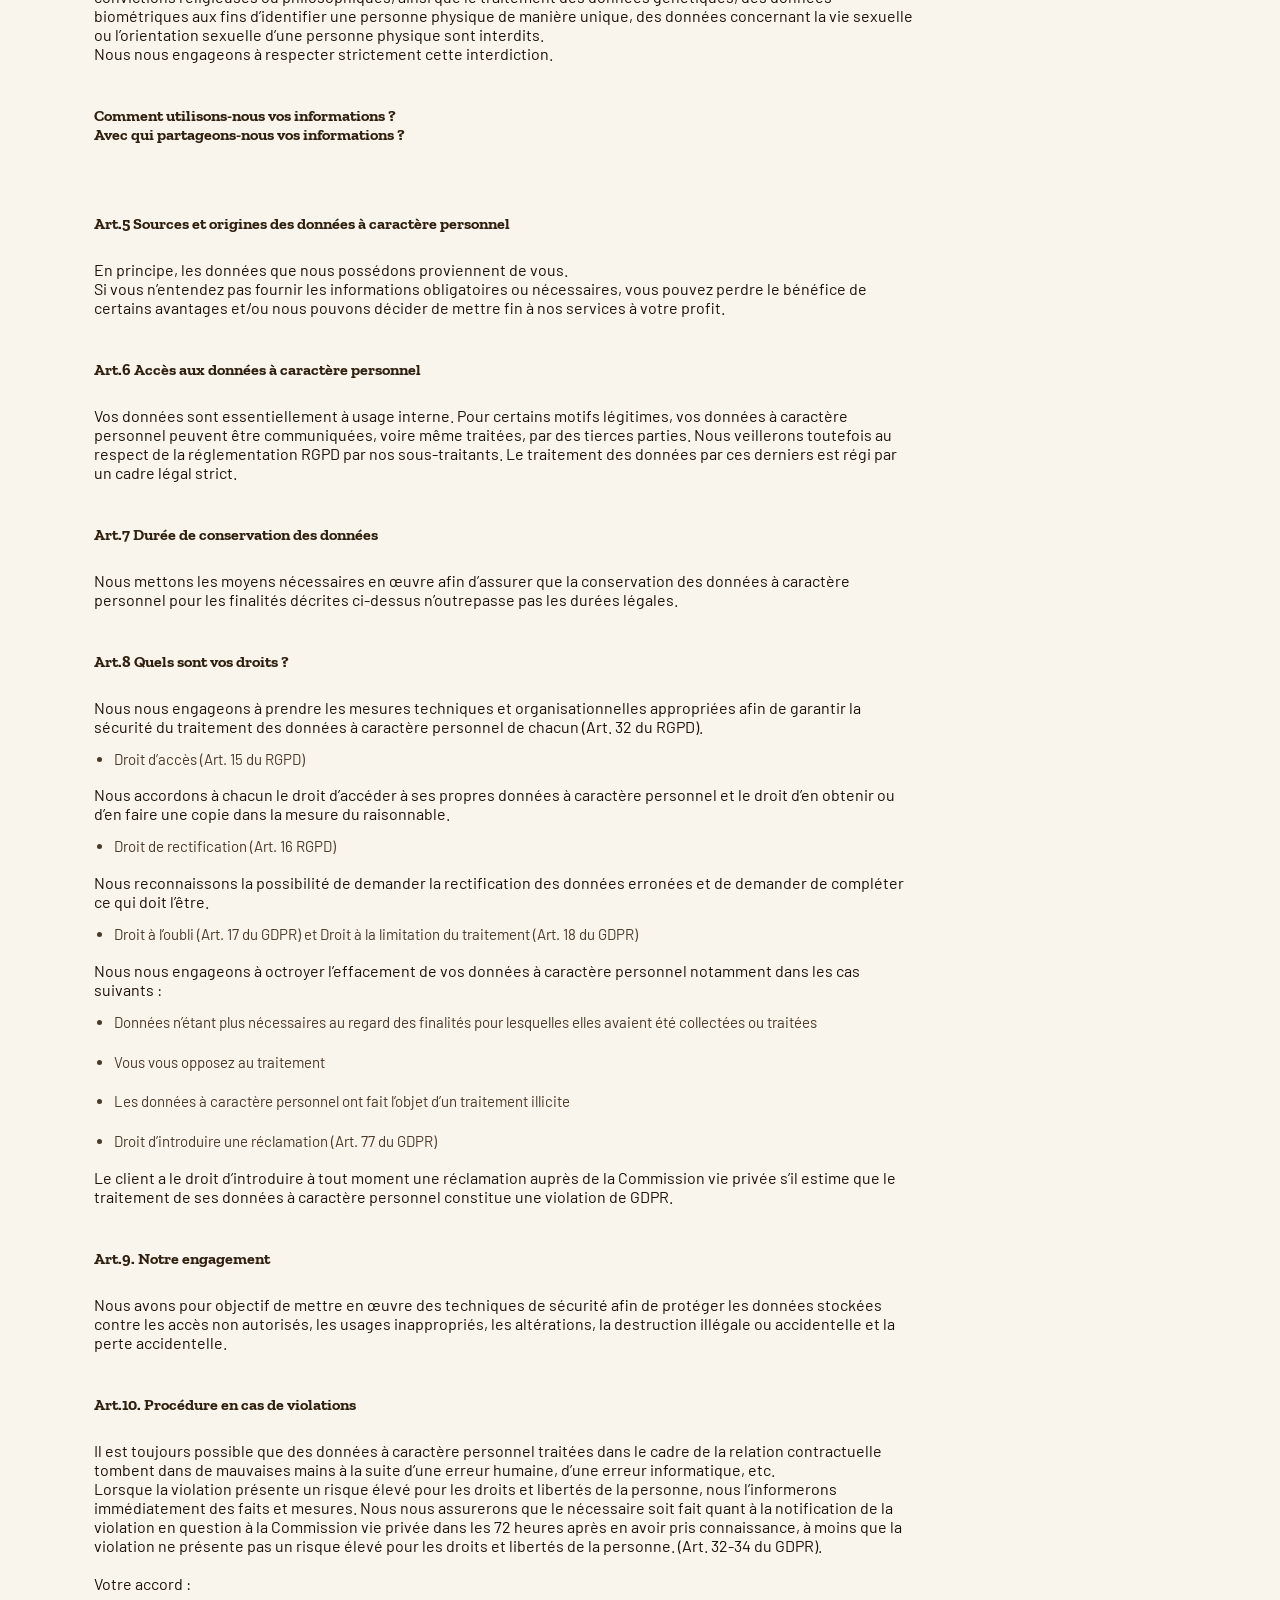
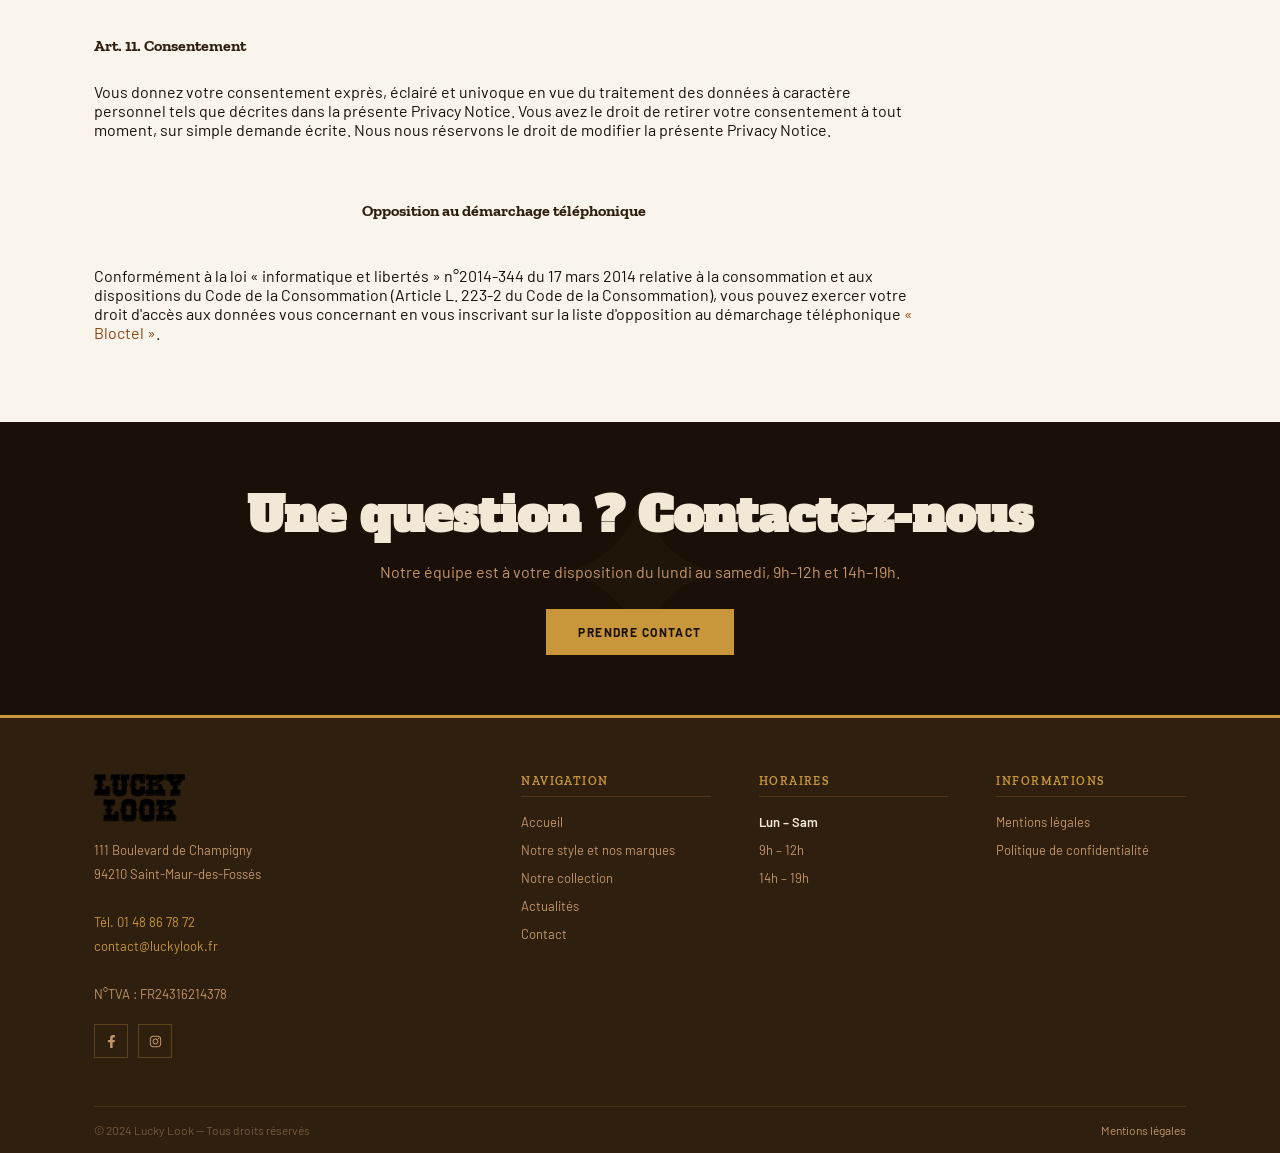
<file: fr/confidentiality_ws.html>
<!DOCTYPE html>
<html lang="fr">
<head>
<meta charset="utf-8">
<meta name="viewport" content="width=device-width,initial-scale=1">
<title>Politique de confidentialité – Lucky Look</title>
<link rel="icon" href="../media/images/favicon.png" type="image/x-icon">
<link rel="preconnect" href="https://fonts.googleapis.com">
<link rel="preconnect" href="https://fonts.gstatic.com" crossorigin>
<link href="https://fonts.googleapis.com/css2?family=Alfa+Slab+One&family=Zilla+Slab:wght@400;600&family=Barlow:wght@300;400;500;600&display=swap" rel="stylesheet">
<style>
  :root{--ink:#1a1008;--bark:#2e1f0e;--leather:#5c3a1e;--rust:#8b4513;--sand:#c4956a;--gold:#c8973b;--parchment:#f2e8d5;--cream:#faf5ec;--smoke:#e8dcc8;--ff-display:'Alfa Slab One',serif;--ff-slab:'Zilla Slab',serif;--ff-body:'Barlow',sans-serif;--ease:cubic-bezier(0.16,1,0.3,1);}
  *,*::before,*::after{margin:0;padding:0;box-sizing:border-box;}
  html{scroll-behavior:smooth;}
  body{font-family:var(--ff-body);background:var(--cream);color:var(--ink);overflow-x:hidden;}
  body::before{content:'';position:fixed;inset:0;background-image:url("data:image/svg+xml,%3Csvg viewBox='0 0 512 512' xmlns='http://www.w3.org/2000/svg'%3E%3Cfilter id='n'%3E%3CfeTurbulence type='fractalNoise' baseFrequency='0.75' numOctaves='4' stitchTiles='stitch'/%3E%3C/filter%3E%3Crect width='100%25' height='100%25' filter='url(%23n)' opacity='0.04'/%3E%3C/svg%3E");pointer-events:none;z-index:9999;opacity:.4;}
  img{display:block;max-width:100%;}
  a{color:inherit;text-decoration:none;}
  .container{max-width:1140px;margin:auto;padding:0 24px;}
  .eyebrow{font-size:11px;font-weight:600;letter-spacing:.18em;text-transform:uppercase;color:var(--gold);margin-bottom:10px;}
  .reveal{opacity:0;transform:translateY(28px);transition:opacity .7s var(--ease),transform .7s var(--ease);}
  .reveal.visible{opacity:1;transform:none;}
  /* TOPBAR */
  .topbar{background:var(--ink);padding:7px 24px;display:flex;justify-content:space-between;align-items:center;flex-wrap:wrap;gap:6px;font-size:12px;font-weight:500;letter-spacing:.04em;color:var(--sand);}
  .topbar a{color:var(--gold);transition:opacity .2s;}.topbar a:hover{opacity:.75;}
  .topbar-social{display:flex;gap:14px;}
  .topbar-social a{color:var(--sand);font-size:14px;transition:color .2s;}.topbar-social a:hover{color:var(--gold);}
  /* HEADER */
  header{position:sticky;top:0;z-index:100;background:var(--bark);border-bottom:2px solid var(--gold);box-shadow:0 4px 24px rgba(0,0,0,.4);}
  .header-inner{display:flex;align-items:center;justify-content:space-between;gap:16px;padding:14px 24px;}
  .logo-wrap{display:flex;align-items:center;gap:14px;flex-shrink:0;}
  .logo-wrap img{height:52px;}
  .logo-name{font-family:var(--ff-display);font-size:22px;color:var(--parchment);line-height:1;}
  .logo-sub{font-size:10px;color:var(--sand);letter-spacing:.12em;text-transform:uppercase;margin-top:4px;}
  nav ul{list-style:none;display:flex;gap:2px;}
  nav ul li a{display:block;padding:9px 15px;font-size:12px;font-weight:600;letter-spacing:.1em;text-transform:uppercase;color:var(--smoke);border-bottom:2px solid transparent;transition:color .2s,border-color .2s;}
  nav ul li a:hover,nav ul li.active a{color:var(--gold);border-bottom-color:var(--gold);}
  .burger{display:none;flex-direction:column;gap:5px;cursor:pointer;padding:4px;}
  .burger span{display:block;width:26px;height:2px;background:var(--parchment);transition:.3s;}
  .mobile-nav{display:none;background:var(--bark);padding:12px 24px 20px;border-top:1px solid rgba(200,151,59,.2);}
  .mobile-nav.open{display:block;}
  .mobile-nav a{display:block;padding:11px 0;font-size:13px;font-weight:600;letter-spacing:.1em;text-transform:uppercase;color:var(--smoke);border-bottom:1px solid rgba(255,255,255,.06);}
  /* PAGE BANNER */
  .page-banner{background:var(--bark);padding:60px 0;position:relative;overflow:hidden;border-bottom:3px solid var(--gold);}
  .page-banner::before{content:'';position:absolute;inset:0;background:repeating-linear-gradient(0deg,transparent,transparent 40px,rgba(255,255,255,.015) 40px,rgba(255,255,255,.015) 41px);}
  .page-banner .container{position:relative;z-index:1;}
  .page-banner .eyebrow{color:var(--sand);}
  .page-banner h1{font-family:var(--ff-display);font-size:clamp(28px,5vw,56px);color:var(--parchment);line-height:1.05;margin-top:8px;}
  /* MAIN CONTENT AREA */
  .page-body{padding:80px 0;background:var(--cream);}
  .page-body::before{content:'';display:block;height:4px;background:repeating-linear-gradient(90deg,var(--gold) 0,var(--gold) 8px,transparent 8px,transparent 14px);opacity:.3;margin-bottom:80px;}
  /* PROSE */
  .prose h1,.prose h2,.prose h3{font-family:var(--ff-slab);color:var(--bark);margin:28px 0 12px;}
  .prose h1{font-size:clamp(22px,3vw,32px);}
  .prose h2{font-size:clamp(18px,2.5vw,26px);padding-bottom:8px;border-bottom:1px solid rgba(200,151,59,.3);}
  .prose h3{font-size:18px;}
  .prose p{font-size:16px;line-height:1.85;color:#4a3828;margin-bottom:16px;}
  .prose strong{color:var(--bark);}
  .prose a{color:var(--rust);font-weight:600;border-bottom:1px solid transparent;transition:border-color .2s;}
  .prose a:hover{border-bottom-color:var(--rust);}
  .prose ul,.prose ol{margin:16px 0 16px 24px;}
  .prose ul li,.prose ol li{font-size:15px;color:#4a3828;line-height:1.8;margin-bottom:6px;}
  .prose img{max-width:380px;width:100%;border-radius:3px;margin:16px auto;box-shadow:0 6px 24px rgba(0,0,0,.12);}
  /* BACK BTN */
  .back-btn{display:inline-flex;align-items:center;gap:8px;background:var(--bark);color:var(--gold);font-size:12px;font-weight:700;letter-spacing:.12em;text-transform:uppercase;padding:11px 22px;border:2px solid var(--gold);margin-top:32px;transition:background .2s,color .2s;}
  .back-btn:hover{background:var(--gold);color:var(--ink);}
  /* FOOTER CTA */
  .footer-cta{background:var(--ink);padding:60px 0;text-align:center;position:relative;overflow:hidden;}
  .footer-cta::before{content:'✦';font-size:240px;position:absolute;top:50%;left:50%;transform:translate(-50%,-50%);color:rgba(200,151,59,.04);pointer-events:none;}
  .footer-cta h2{font-family:var(--ff-display);font-size:clamp(24px,4vw,48px);color:var(--parchment);margin-bottom:14px;position:relative;}
  .footer-cta p{font-size:16px;color:var(--sand);margin-bottom:28px;position:relative;}
  .btn-primary{display:inline-block;background:var(--gold);color:var(--ink);font-size:12px;font-weight:700;letter-spacing:.12em;text-transform:uppercase;padding:14px 30px;border:2px solid var(--gold);transition:background .2s,color .2s;}
  .btn-primary:hover{background:transparent;color:var(--gold);}
  /* FOOTER */
  footer{background:var(--bark);padding:56px 0 0;border-top:3px solid var(--gold);}
  .footer-grid{display:grid;grid-template-columns:2fr 1fr 1fr 1fr;gap:48px;padding-bottom:48px;border-bottom:1px solid rgba(200,151,59,.15);}
  .footer-brand img{height:48px;margin-bottom:16px;}
  .footer-brand p{font-size:13px;color:var(--sand);line-height:1.85;}
  .footer-brand a{color:var(--gold);}
  .footer-col h4{font-family:var(--ff-slab);font-size:12px;font-weight:600;letter-spacing:.12em;text-transform:uppercase;color:var(--gold);margin-bottom:14px;padding-bottom:8px;border-bottom:1px solid rgba(200,151,59,.2);}
  .footer-col ul{list-style:none;}
  .footer-col ul li{margin-bottom:9px;}
  .footer-col ul li a{font-size:13px;color:var(--sand);transition:color .2s;}
  .footer-col ul li a:hover{color:var(--parchment);}
  .footer-bottom{display:flex;justify-content:space-between;align-items:center;padding:16px 0;font-size:12px;color:rgba(196,149,106,.5);flex-wrap:wrap;gap:8px;}
  .footer-bottom a{color:var(--sand);transition:color .2s;}
  .footer-bottom a:hover{color:var(--parchment);}
  .footer-social{display:flex;gap:10px;margin-top:18px;}
  .footer-social a{display:flex;align-items:center;justify-content:center;width:34px;height:34px;border:1px solid rgba(200,151,59,.3);color:var(--sand);transition:border-color .2s,color .2s;}
  .footer-social a:hover{border-color:var(--gold);color:var(--gold);}
  .back-top{position:fixed;bottom:28px;right:28px;width:44px;height:44px;background:var(--gold);color:var(--ink);display:flex;align-items:center;justify-content:center;font-size:18px;cursor:pointer;opacity:0;pointer-events:none;transition:opacity .3s,transform .3s;z-index:50;}
  .back-top.show{opacity:1;pointer-events:auto;}
  .back-top:hover{transform:translateY(-3px);}
  /* RESPONSIVE */
  @media(max-width:1024px){.footer-grid{grid-template-columns:1fr 1fr;}}
  @media(max-width:768px){nav{display:none;}.burger{display:flex;}.footer-grid{grid-template-columns:1fr;}.topbar{justify-content:center;text-align:center;}}
  @media(max-width:480px){.header-inner{padding:12px 16px;}}

  .legal-content{max-width:820px;}
  .legal-content h1{font-family:var(--ff-slab);font-size:26px;color:var(--bark);margin-bottom:24px;padding-bottom:12px;border-bottom:2px solid var(--gold);}
  .legal-content b{display:block;font-family:var(--ff-slab);font-size:16px;color:var(--bark);margin:24px 0 8px;}
  .legal-content p,.legal-content li{font-size:15px;line-height:1.85;color:#4a3828;margin-bottom:12px;}
  .legal-content ul{margin:10px 0 10px 20px;}
  .legal-content a{color:var(--rust);}
  .legal-content center{text-align:center;}
</style>
</head>
<body>

<div class="topbar">
  <span>📍 111 Bd de Champigny, 94210 Saint-Maur-des-Fossés &nbsp;·&nbsp; 📞 <a href="tel:0148867872">01 48 86 78 72</a> &nbsp;·&nbsp; ✉ <a href="mailto:contact@luckylook.fr">contact@luckylook.fr</a></span>
  <div class="topbar-social">
    <a href="https://www.facebook.com/Lucky-Look-101553676050602" target="_blank"><svg width="13" height="13" viewBox="0 0 320 512" fill="currentColor"><path d="M279.14 288l14.22-92.66h-88.91v-60.13c0-25.35 12.42-50.06 52.24-50.06h40.42V6.26S260.43 0 225.36 0c-73.22 0-121.08 44.38-121.08 124.72v70.62H22.89V288h81.39v224h100.17V288z"/></svg></a>
    <a href="https://www.instagram.com/lucky_look94/" target="_blank"><svg width="13" height="13" viewBox="0 0 448 512" fill="currentColor"><path d="M224.1 141c-63.6 0-114.9 51.3-114.9 114.9s51.3 114.9 114.9 114.9S339 319.5 339 255.9 287.7 141 224.1 141zm0 189.6c-41.1 0-74.7-33.5-74.7-74.7s33.5-74.7 74.7-74.7 74.7 33.5 74.7 74.7-33.6 74.7-74.7 74.7zm146.4-194.3c0 14.9-12 26.8-26.8 26.8-14.9 0-26.8-12-26.8-26.8s12-26.8 26.8-26.8 26.8 12 26.8 26.8zm76.1 27.2c-1.7-35.9-9.9-67.7-36.2-93.9-26.2-26.2-58-34.4-93.9-36.2-37-2.1-147.9-2.1-184.9 0-35.8 1.7-67.6 9.9-93.9 36.1s-34.4 58-36.2 93.9c-2.1 37-2.1 147.9 0 184.9 1.7 35.9 9.9 67.7 36.2 93.9s58 34.4 93.9 36.2c37 2.1 147.9 2.1 184.9 0 35.9-1.7 67.7-9.9 93.9-36.2 26.2-26.2 34.4-58 36.2-93.9 2.1-37 2.1-147.8 0-184.8zM398.8 388c-7.8 19.6-22.9 34.7-42.6 42.6-29.5 11.7-99.5 9-132.1 9s-102.7 2.6-132.1-9c-19.6-7.8-34.7-22.9-42.6-42.6-11.7-29.5-9-99.5-9-132.1s-2.6-102.7 9-132.1c7.8-19.6 22.9-34.7 42.6-42.6 29.5-11.7 99.5-9 132.1-9s102.7-2.6 132.1 9c19.6 7.8 34.7 22.9 42.6 42.6 11.7 29.5 9 99.5 9 132.1s2.7 102.7-9 132.1z"/></svg></a>
  </div>
</div>
<header>
  <div class="header-inner">
    <a href="../index.html" class="logo-wrap">
      <img src="../media/images/logo.png" alt="Lucky Look" onerror="this.style.display='none'">
      <div><div class="logo-name">Lucky Look</div><div class="logo-sub">Depuis 1979 · Saint-Maur-des-Fossés</div></div>
    </a>
    <nav><ul><li><a href="../index.html">Accueil</a></li>
<li><a href="vetement-country.html">Notre style &amp; marques</a></li>
<li><a href="photos-vetements.html">Notre collection</a></li>
<li><a href="nouveautes-western.html">Actualités</a></li>
<li><a href="boutique-de-vetements.html">Contact</a></li>
</ul></nav>
    <div class="burger" id="burger"><span></span><span></span><span></span></div>
  </div>
  <div class="mobile-nav" id="mobileNav"><a href="../index.html">Accueil</a>
<a href="vetement-country.html">Notre style &amp; marques</a>
<a href="photos-vetements.html">Notre collection</a>
<a href="nouveautes-western.html">Actualités</a>
<a href="boutique-de-vetements.html">Contact</a>
</div>
</header>

<div class="page-banner">
  <div class="container">
    <p class="eyebrow">Lucky Look</p>
    <h1>Politique de Confidentialité</h1>
  </div>
</div>
<div class="page-body">
  <div class="container">
    <div class="legal-content reveal">
    <h1 class="fs-5 border-bottom pb-2">POLITIQUE DE CONFIDENTIALITE</h1>
    <b>Art.1 Règles de confidentialité</b><br>Le règlement général sur la protection des données du 27 avril 2016 (ci-après le RGPD, ce qui signifie le General Data Protection Regulation) est d’application à partir du 25 mai 2018. Il impose des règles et conditions strictes aux entreprises et commerçants dans le cadre du traitement des données à caractère personnel de leurs clients et prospects, et ce afin de protéger la vie privée de ceux-ci.<br><br>A travers la présente, nous entendons vous communiquer des informations claires et précises concernant le traitement de vos données à caractère personnel.<br><br><b>Art.2 Le responsable du traitement</b><br>Le « responsable du traitement » de vos données à caractère personnel est le responsable du site que vous avez utilisé et auquel vous avez communiqué des données.<br><br><b>Art.3 Base légales du traitement des données et utilisation</b><br>Nous ne pouvons utiliser vos données à caractère personnel qu’à des fins à la fois légitimes et nécessaires (art. 6 du RGPD) :<br>Cela signifie concrètement que nous traitons vos données à caractère personnel, que cela soit ou non sous forme électronique, pour des finalités légitimes dans le cadre de la relation contractuelle, du business et de la sécurité/sûreté.<br>Ces finalités sont notamment, mais pas seulement, les suivantes :<ul>    <li>Communication d’informations, offres et prospect;</li>    <li>Communications dans le cadre de l’exécution d’un contrat;</li></ul><b>Art.4 Qu’est qu’une donnée à caractère personnel</b><br>Les données à caractère personnel incluent toutes les informations qui vous concernent et sur base desquelles vous pouvez être identifié. Les données anonymes, qui ne permettent pas de vous identifier, ne sont par conséquent pas considérées comme des données à caractère personnel. Vos données à caractère personnel peuvent donc comprendre :<ul><li>Données relatives à votre identité (nom, prénom, adresse, numéro à la TVA, numéro d’entreprise, etc.)</li><li>Données de statut personnel (numéro de téléphone, e-mail personnel, …)</li><li>Données financières (numéro de compte bancaire, détails de facturation, …)</li><li>Données relatives à l’exécution du contrat conclu avec nous (objet du contrat, adresse de facturation, données professionnelles, …)</li><li>Données relatives à l’utilisation d’équipement électronique, tel que des ordinateurs (mot de passe, log data, données d’identification électronique, détails de facturation, …)</li></ul>Données sensibles :<br>Le traitement de données à caractère personnel révélant l’origine raciale ou ethnique, les opinions politiques, les convictions religieuses ou philosophiques, ainsi que le traitement des données génétiques, des données biométriques aux fins d’identifier une personne physique de manière unique, des données concernant la vie sexuelle ou l’orientation sexuelle d’une personne physique sont interdits.<br>Nous nous engageons à respecter strictement cette interdiction.<br><br><b>Comment utilisons-nous vos informations ?<br>Avec qui partageons-nous vos informations ?</b><br><br><b>Art.5 Sources et origines des données à caractère personnel</b><br>En principe, les données que nous possédons proviennent de vous.<br>Si vous n’entendez pas fournir les informations obligatoires ou nécessaires, vous pouvez perdre le bénéfice de certains avantages et/ou nous pouvons décider de mettre fin à nos services à votre profit.<br><br><b>Art.6 Accès aux données à caractère personnel</b><br>Vos données sont essentiellement à usage interne. Pour certains motifs légitimes, vos données à caractère personnel peuvent être communiquées, voire même traitées, par des tierces parties. Nous veillerons toutefois au respect de la réglementation RGPD par nos sous-traitants. Le traitement des données par ces derniers est régi par un cadre légal strict.<br><br><b>Art.7 Durée de conservation des données</b><br>Nous mettons les moyens nécessaires en œuvre afin d’assurer que la conservation des données à caractère personnel pour les finalités décrites ci-dessus n’outrepasse pas les durées légales.<br><br><b>Art.8 Quels sont vos droits ?</b><br>Nous nous engageons à prendre les mesures techniques et organisationnelles appropriées afin de garantir la sécurité du traitement des données à caractère personnel de chacun (Art. 32 du RGPD).<ul>    <li>Droit d’accès (Art. 15 du RGPD)</li></ul>Nous accordons à chacun le droit d’accéder à ses propres données à caractère personnel et le droit d’en obtenir ou d’en faire une copie dans la mesure du raisonnable.<ul>    <li>Droit de rectification (Art. 16 RGPD)</li></ul>Nous reconnaissons la possibilité de demander la rectification des données erronées et de demander de compléter ce qui doit l’être.<ul><li>Droit à l’oubli (Art. 17 du GDPR) et Droit à la limitation du traitement (Art. 18 du GDPR)</li></ul>Nous nous engageons à octroyer l’effacement de vos données à caractère personnel notamment dans les cas suivants :<ul>    <li>Données n’étant plus nécessaires au regard des finalités pour lesquelles elles avaient été collectées ou traitées</li>    <li>Vous vous opposez au traitement</li>    <li>Les données à caractère personnel ont fait l’objet d’un traitement illicite</li>    <li>Droit d’introduire une réclamation (Art. 77 du GDPR)</li></ul>Le client a le droit d’introduire à tout moment une réclamation auprès de la Commission vie privée s’il estime que le traitement de ses données à caractère personnel constitue une violation de GDPR.<br><br><b>Art.9. Notre engagement</b><br>Nous avons pour objectif de mettre en œuvre des techniques de sécurité afin de protéger les données stockées contre les accès non autorisés, les usages inappropriés, les altérations, la destruction illégale ou accidentelle et la perte accidentelle.<br><br><b>Art.10. Procédure en cas de violations</b><br>Il est toujours possible que des données à caractère personnel traitées dans le cadre de la relation contractuelle tombent dans de mauvaises mains à la suite d’une erreur humaine, d’une erreur informatique, etc. <br>Lorsque la violation présente un risque élevé pour les droits et libertés de la personne, nous l’informerons immédiatement des faits et mesures. Nous nous assurerons que le nécessaire soit fait quant à la notification de la violation en question à la Commission vie privée dans les 72 heures après en avoir pris connaissance, à moins que la violation ne présente pas un risque élevé pour les droits et libertés de la personne. (Art. 32-34 du GDPR).<br><br>Votre accord :<br><br><b>Art. 11. Consentement</b><br>Vous donnez votre consentement exprès, éclairé et univoque en vue du traitement des données à caractère personnel tels que décrites dans la présente Privacy Notice. Vous avez le droit de retirer votre consentement à tout moment, sur simple demande écrite. Nous nous réservons le droit de modifier la présente Privacy Notice.
           <br><br><br><center><b>Opposition au démarchage téléphonique</b></center><br><br>Conformément à la loi « informatique et libertés » n°2014-344 du 17 mars 2014 relative à la consommation et aux dispositions du Code de la Consommation (Article L. 223-2 du Code de la Consommation), vous pouvez exercer votre droit d'accès aux données vous concernant en vous inscrivant sur la liste d'opposition au démarchage téléphonique <a href='https://www.bloctel.gouv.fr/' target='_blank'>« Bloctel »</a>.
    </div>
  </div>
</div>

<div class="footer-cta">
  <div class="container" style="position:relative;z-index:1">
    <h2>Une question ? Contactez-nous</h2>
    <p>Notre équipe est à votre disposition du lundi au samedi, 9h–12h et 14h–19h.</p>
    <a href="boutique-de-vetements.html" class="btn-primary">Prendre contact</a>
  </div>
</div>
<footer>
  <div class="container">
    <div class="footer-grid">
      <div class="footer-brand">
        <a href="../index.html"><img src="../media/images/footer-logo.png" alt="Lucky Look" onerror="this.style.display='none'"></a>
        <p>111 Boulevard de Champigny<br>94210 Saint-Maur-des-Fossés<br><br>
        <a href="tel:0148867872">Tél. 01 48 86 78 72</a><br>
        <a href="mailto:contact@luckylook.fr">contact@luckylook.fr</a><br><br>
        N°TVA : FR24316214378</p>
        <div class="footer-social">
          <a href="https://www.facebook.com/Lucky-Look-101553676050602" target="_blank"><svg width="13" height="13" viewBox="0 0 320 512" fill="currentColor"><path d="M279.14 288l14.22-92.66h-88.91v-60.13c0-25.35 12.42-50.06 52.24-50.06h40.42V6.26S260.43 0 225.36 0c-73.22 0-121.08 44.38-121.08 124.72v70.62H22.89V288h81.39v224h100.17V288z"/></svg></a>
          <a href="https://www.instagram.com/lucky_look94/" target="_blank"><svg width="13" height="13" viewBox="0 0 448 512" fill="currentColor"><path d="M224.1 141c-63.6 0-114.9 51.3-114.9 114.9s51.3 114.9 114.9 114.9S339 319.5 339 255.9 287.7 141 224.1 141zm0 189.6c-41.1 0-74.7-33.5-74.7-74.7s33.5-74.7 74.7-74.7 74.7 33.5 74.7 74.7-33.6 74.7-74.7 74.7zm146.4-194.3c0 14.9-12 26.8-26.8 26.8-14.9 0-26.8-12-26.8-26.8s12-26.8 26.8-26.8 26.8 12 26.8 26.8zm76.1 27.2c-1.7-35.9-9.9-67.7-36.2-93.9-26.2-26.2-58-34.4-93.9-36.2-37-2.1-147.9-2.1-184.9 0-35.8 1.7-67.6 9.9-93.9 36.1s-34.4 58-36.2 93.9c-2.1 37-2.1 147.9 0 184.9 1.7 35.9 9.9 67.7 36.2 93.9s58 34.4 93.9 36.2c37 2.1 147.9 2.1 184.9 0 35.9-1.7 67.7-9.9 93.9-36.2 26.2-26.2 34.4-58 36.2-93.9 2.1-37 2.1-147.8 0-184.8zM398.8 388c-7.8 19.6-22.9 34.7-42.6 42.6-29.5 11.7-99.5 9-132.1 9s-102.7 2.6-132.1-9c-19.6-7.8-34.7-22.9-42.6-42.6-11.7-29.5-9-99.5-9-132.1s-2.6-102.7 9-132.1c7.8-19.6 22.9-34.7 42.6-42.6 29.5-11.7 99.5-9 132.1-9s102.7-2.6 132.1 9c19.6 7.8 34.7 22.9 42.6 42.6 11.7 29.5 9 99.5 9 132.1s2.7 102.7-9 132.1z"/></svg></a>
        </div>
      </div>
      <div class="footer-col"><h4>Navigation</h4><ul>
        <li><a href="../index.html">Accueil</a></li>
        <li><a href="vetement-country.html">Notre style et nos marques</a></li>
        <li><a href="photos-vetements.html">Notre collection</a></li>
        <li><a href="nouveautes-western.html">Actualités</a></li>
        <li><a href="boutique-de-vetements.html">Contact</a></li>
      </ul></div>
      <div class="footer-col"><h4>Horaires</h4><ul>
        <li><a style="color:var(--parchment);font-weight:600">Lun – Sam</a></li>
        <li><a>9h – 12h</a></li>
        <li><a>14h – 19h</a></li>
      </ul></div>
      <div class="footer-col"><h4>Informations</h4><ul>
        <li><a href="mentions-legales.html">Mentions légales</a></li>
        <li><a href="confidentiality_ws.html">Politique de confidentialité</a></li>
      </ul></div>
    </div>
    <div class="footer-bottom">
      <span>&copy; 2024 Lucky Look — Tous droits réservés</span>
      <a href="mentions-legales.html">Mentions légales</a>
    </div>
  </div>
</footer>
<div class="back-top" id="backTop">↑</div>

<script>
  document.getElementById('burger').addEventListener('click',function(){document.getElementById('mobileNav').classList.toggle('open');});
  const obs=new IntersectionObserver((entries)=>{entries.forEach(e=>{if(e.isIntersecting){e.target.classList.add('visible');obs.unobserve(e.target);}});},{threshold:0.1});
  document.querySelectorAll('.reveal').forEach(el=>obs.observe(el));
  const bt=document.getElementById('backTop');
  bt.addEventListener('click',()=>window.scrollTo({top:0,behavior:'smooth'}));
  window.addEventListener('scroll',()=>bt.classList.toggle('show',window.scrollY>400));
</script>
</body>
</html>
</file>
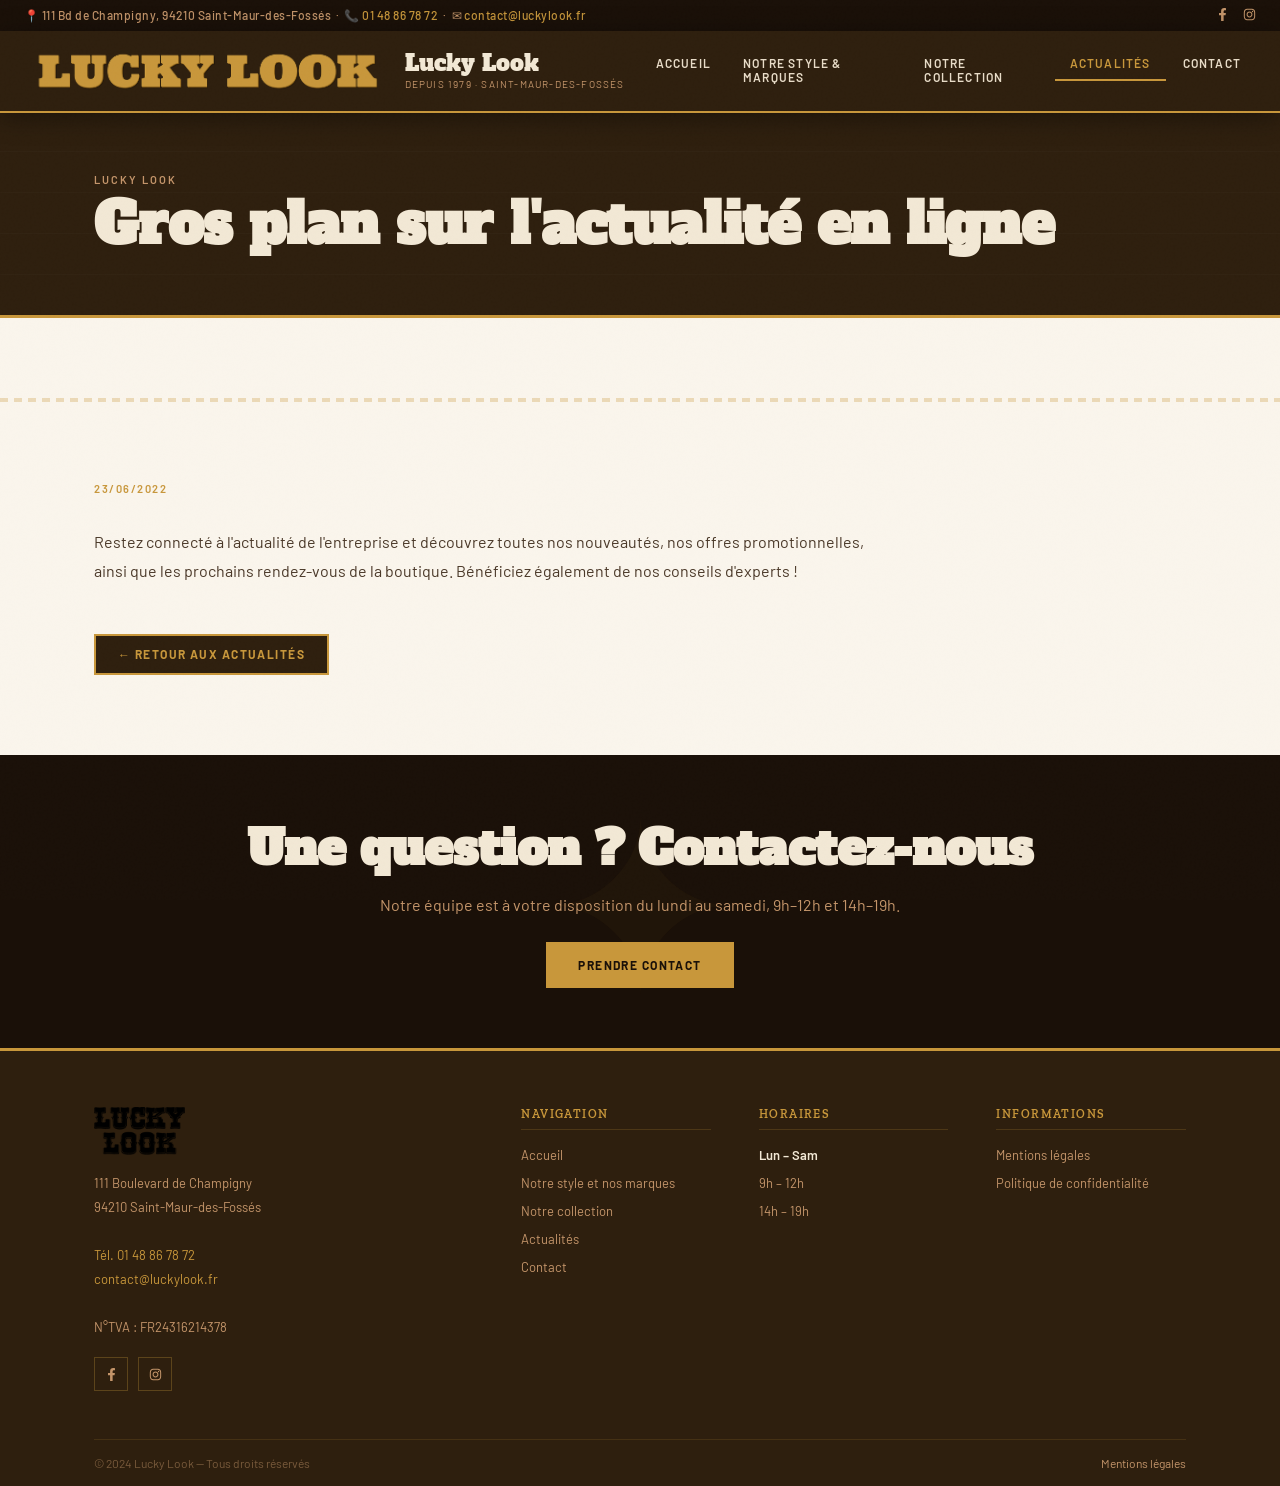
<file: fr/gros-plan-sur-l-actualite-en-ligne.html>
<!DOCTYPE html>
<html lang="fr">
<head>
<meta charset="utf-8">
<meta name="viewport" content="width=device-width,initial-scale=1">
<title>Gros plan sur l'actualité en ligne – Lucky Look</title>
<link rel="icon" href="../media/images/favicon.png" type="image/x-icon">
<link rel="preconnect" href="https://fonts.googleapis.com">
<link rel="preconnect" href="https://fonts.gstatic.com" crossorigin>
<link href="https://fonts.googleapis.com/css2?family=Alfa+Slab+One&family=Zilla+Slab:wght@400;600&family=Barlow:wght@300;400;500;600&display=swap" rel="stylesheet">
<style>
  :root{--ink:#1a1008;--bark:#2e1f0e;--leather:#5c3a1e;--rust:#8b4513;--sand:#c4956a;--gold:#c8973b;--parchment:#f2e8d5;--cream:#faf5ec;--smoke:#e8dcc8;--ff-display:'Alfa Slab One',serif;--ff-slab:'Zilla Slab',serif;--ff-body:'Barlow',sans-serif;--ease:cubic-bezier(0.16,1,0.3,1);}
  *,*::before,*::after{margin:0;padding:0;box-sizing:border-box;}
  html{scroll-behavior:smooth;}
  body{font-family:var(--ff-body);background:var(--cream);color:var(--ink);overflow-x:hidden;}
  body::before{content:'';position:fixed;inset:0;background-image:url("data:image/svg+xml,%3Csvg viewBox='0 0 512 512' xmlns='http://www.w3.org/2000/svg'%3E%3Cfilter id='n'%3E%3CfeTurbulence type='fractalNoise' baseFrequency='0.75' numOctaves='4' stitchTiles='stitch'/%3E%3C/filter%3E%3Crect width='100%25' height='100%25' filter='url(%23n)' opacity='0.04'/%3E%3C/svg%3E");pointer-events:none;z-index:9999;opacity:.4;}
  img{display:block;max-width:100%;}
  a{color:inherit;text-decoration:none;}
  .container{max-width:1140px;margin:auto;padding:0 24px;}
  .eyebrow{font-size:11px;font-weight:600;letter-spacing:.18em;text-transform:uppercase;color:var(--gold);margin-bottom:10px;}
  .reveal{opacity:0;transform:translateY(28px);transition:opacity .7s var(--ease),transform .7s var(--ease);}
  .reveal.visible{opacity:1;transform:none;}
  /* TOPBAR */
  .topbar{background:var(--ink);padding:7px 24px;display:flex;justify-content:space-between;align-items:center;flex-wrap:wrap;gap:6px;font-size:12px;font-weight:500;letter-spacing:.04em;color:var(--sand);}
  .topbar a{color:var(--gold);transition:opacity .2s;}.topbar a:hover{opacity:.75;}
  .topbar-social{display:flex;gap:14px;}
  .topbar-social a{color:var(--sand);font-size:14px;transition:color .2s;}.topbar-social a:hover{color:var(--gold);}
  /* HEADER */
  header{position:sticky;top:0;z-index:100;background:var(--bark);border-bottom:2px solid var(--gold);box-shadow:0 4px 24px rgba(0,0,0,.4);}
  .header-inner{display:flex;align-items:center;justify-content:space-between;gap:16px;padding:14px 24px;}
  .logo-wrap{display:flex;align-items:center;gap:14px;flex-shrink:0;}
  .logo-wrap img{height:52px;}
  .logo-name{font-family:var(--ff-display);font-size:22px;color:var(--parchment);line-height:1;}
  .logo-sub{font-size:10px;color:var(--sand);letter-spacing:.12em;text-transform:uppercase;margin-top:4px;}
  nav ul{list-style:none;display:flex;gap:2px;}
  nav ul li a{display:block;padding:9px 15px;font-size:12px;font-weight:600;letter-spacing:.1em;text-transform:uppercase;color:var(--smoke);border-bottom:2px solid transparent;transition:color .2s,border-color .2s;}
  nav ul li a:hover,nav ul li.active a{color:var(--gold);border-bottom-color:var(--gold);}
  .burger{display:none;flex-direction:column;gap:5px;cursor:pointer;padding:4px;}
  .burger span{display:block;width:26px;height:2px;background:var(--parchment);transition:.3s;}
  .mobile-nav{display:none;background:var(--bark);padding:12px 24px 20px;border-top:1px solid rgba(200,151,59,.2);}
  .mobile-nav.open{display:block;}
  .mobile-nav a{display:block;padding:11px 0;font-size:13px;font-weight:600;letter-spacing:.1em;text-transform:uppercase;color:var(--smoke);border-bottom:1px solid rgba(255,255,255,.06);}
  /* PAGE BANNER */
  .page-banner{background:var(--bark);padding:60px 0;position:relative;overflow:hidden;border-bottom:3px solid var(--gold);}
  .page-banner::before{content:'';position:absolute;inset:0;background:repeating-linear-gradient(0deg,transparent,transparent 40px,rgba(255,255,255,.015) 40px,rgba(255,255,255,.015) 41px);}
  .page-banner .container{position:relative;z-index:1;}
  .page-banner .eyebrow{color:var(--sand);}
  .page-banner h1{font-family:var(--ff-display);font-size:clamp(28px,5vw,56px);color:var(--parchment);line-height:1.05;margin-top:8px;}
  /* MAIN CONTENT AREA */
  .page-body{padding:80px 0;background:var(--cream);}
  .page-body::before{content:'';display:block;height:4px;background:repeating-linear-gradient(90deg,var(--gold) 0,var(--gold) 8px,transparent 8px,transparent 14px);opacity:.3;margin-bottom:80px;}
  /* PROSE */
  .prose h1,.prose h2,.prose h3{font-family:var(--ff-slab);color:var(--bark);margin:28px 0 12px;}
  .prose h1{font-size:clamp(22px,3vw,32px);}
  .prose h2{font-size:clamp(18px,2.5vw,26px);padding-bottom:8px;border-bottom:1px solid rgba(200,151,59,.3);}
  .prose h3{font-size:18px;}
  .prose p{font-size:16px;line-height:1.85;color:#4a3828;margin-bottom:16px;}
  .prose strong{color:var(--bark);}
  .prose a{color:var(--rust);font-weight:600;border-bottom:1px solid transparent;transition:border-color .2s;}
  .prose a:hover{border-bottom-color:var(--rust);}
  .prose ul,.prose ol{margin:16px 0 16px 24px;}
  .prose ul li,.prose ol li{font-size:15px;color:#4a3828;line-height:1.8;margin-bottom:6px;}
  .prose img{max-width:380px;width:100%;border-radius:3px;margin:16px auto;box-shadow:0 6px 24px rgba(0,0,0,.12);}
  /* BACK BTN */
  .back-btn{display:inline-flex;align-items:center;gap:8px;background:var(--bark);color:var(--gold);font-size:12px;font-weight:700;letter-spacing:.12em;text-transform:uppercase;padding:11px 22px;border:2px solid var(--gold);margin-top:32px;transition:background .2s,color .2s;}
  .back-btn:hover{background:var(--gold);color:var(--ink);}
  /* FOOTER CTA */
  .footer-cta{background:var(--ink);padding:60px 0;text-align:center;position:relative;overflow:hidden;}
  .footer-cta::before{content:'✦';font-size:240px;position:absolute;top:50%;left:50%;transform:translate(-50%,-50%);color:rgba(200,151,59,.04);pointer-events:none;}
  .footer-cta h2{font-family:var(--ff-display);font-size:clamp(24px,4vw,48px);color:var(--parchment);margin-bottom:14px;position:relative;}
  .footer-cta p{font-size:16px;color:var(--sand);margin-bottom:28px;position:relative;}
  .btn-primary{display:inline-block;background:var(--gold);color:var(--ink);font-size:12px;font-weight:700;letter-spacing:.12em;text-transform:uppercase;padding:14px 30px;border:2px solid var(--gold);transition:background .2s,color .2s;}
  .btn-primary:hover{background:transparent;color:var(--gold);}
  /* FOOTER */
  footer{background:var(--bark);padding:56px 0 0;border-top:3px solid var(--gold);}
  .footer-grid{display:grid;grid-template-columns:2fr 1fr 1fr 1fr;gap:48px;padding-bottom:48px;border-bottom:1px solid rgba(200,151,59,.15);}
  .footer-brand img{height:48px;margin-bottom:16px;}
  .footer-brand p{font-size:13px;color:var(--sand);line-height:1.85;}
  .footer-brand a{color:var(--gold);}
  .footer-col h4{font-family:var(--ff-slab);font-size:12px;font-weight:600;letter-spacing:.12em;text-transform:uppercase;color:var(--gold);margin-bottom:14px;padding-bottom:8px;border-bottom:1px solid rgba(200,151,59,.2);}
  .footer-col ul{list-style:none;}
  .footer-col ul li{margin-bottom:9px;}
  .footer-col ul li a{font-size:13px;color:var(--sand);transition:color .2s;}
  .footer-col ul li a:hover{color:var(--parchment);}
  .footer-bottom{display:flex;justify-content:space-between;align-items:center;padding:16px 0;font-size:12px;color:rgba(196,149,106,.5);flex-wrap:wrap;gap:8px;}
  .footer-bottom a{color:var(--sand);transition:color .2s;}
  .footer-bottom a:hover{color:var(--parchment);}
  .footer-social{display:flex;gap:10px;margin-top:18px;}
  .footer-social a{display:flex;align-items:center;justify-content:center;width:34px;height:34px;border:1px solid rgba(200,151,59,.3);color:var(--sand);transition:border-color .2s,color .2s;}
  .footer-social a:hover{border-color:var(--gold);color:var(--gold);}
  .back-top{position:fixed;bottom:28px;right:28px;width:44px;height:44px;background:var(--gold);color:var(--ink);display:flex;align-items:center;justify-content:center;font-size:18px;cursor:pointer;opacity:0;pointer-events:none;transition:opacity .3s,transform .3s;z-index:50;}
  .back-top.show{opacity:1;pointer-events:auto;}
  .back-top:hover{transform:translateY(-3px);}
  /* RESPONSIVE */
  @media(max-width:1024px){.footer-grid{grid-template-columns:1fr 1fr;}}
  @media(max-width:768px){nav{display:none;}.burger{display:flex;}.footer-grid{grid-template-columns:1fr;}.topbar{justify-content:center;text-align:center;}}
  @media(max-width:480px){.header-inner{padding:12px 16px;}}

      .news-detail{max-width:780px;}
      .news-detail-header{margin-bottom:32px;}
      .news-detail-date{font-size:11px;font-weight:600;letter-spacing:.14em;text-transform:uppercase;color:var(--gold);margin-bottom:12px;}
      .news-detail-img{float:right;margin:0 0 24px 32px;max-width:320px;width:100%;border-radius:2px;box-shadow:0 6px 24px rgba(0,0,0,.15);}
      @media(max-width:600px){.news-detail-img{float:none;margin:0 0 20px 0;max-width:100%;}}
    </style>
</head>
<body>

<div class="topbar">
  <span>📍 111 Bd de Champigny, 94210 Saint-Maur-des-Fossés &nbsp;·&nbsp; 📞 <a href="tel:0148867872">01 48 86 78 72</a> &nbsp;·&nbsp; ✉ <a href="mailto:contact@luckylook.fr">contact@luckylook.fr</a></span>
  <div class="topbar-social">
    <a href="https://www.facebook.com/Lucky-Look-101553676050602" target="_blank"><svg width="13" height="13" viewBox="0 0 320 512" fill="currentColor"><path d="M279.14 288l14.22-92.66h-88.91v-60.13c0-25.35 12.42-50.06 52.24-50.06h40.42V6.26S260.43 0 225.36 0c-73.22 0-121.08 44.38-121.08 124.72v70.62H22.89V288h81.39v224h100.17V288z"/></svg></a>
    <a href="https://www.instagram.com/lucky_look94/" target="_blank"><svg width="13" height="13" viewBox="0 0 448 512" fill="currentColor"><path d="M224.1 141c-63.6 0-114.9 51.3-114.9 114.9s51.3 114.9 114.9 114.9S339 319.5 339 255.9 287.7 141 224.1 141zm0 189.6c-41.1 0-74.7-33.5-74.7-74.7s33.5-74.7 74.7-74.7 74.7 33.5 74.7 74.7-33.6 74.7-74.7 74.7zm146.4-194.3c0 14.9-12 26.8-26.8 26.8-14.9 0-26.8-12-26.8-26.8s12-26.8 26.8-26.8 26.8 12 26.8 26.8zm76.1 27.2c-1.7-35.9-9.9-67.7-36.2-93.9-26.2-26.2-58-34.4-93.9-36.2-37-2.1-147.9-2.1-184.9 0-35.8 1.7-67.6 9.9-93.9 36.1s-34.4 58-36.2 93.9c-2.1 37-2.1 147.9 0 184.9 1.7 35.9 9.9 67.7 36.2 93.9s58 34.4 93.9 36.2c37 2.1 147.9 2.1 184.9 0 35.9-1.7 67.7-9.9 93.9-36.2 26.2-26.2 34.4-58 36.2-93.9 2.1-37 2.1-147.8 0-184.8zM398.8 388c-7.8 19.6-22.9 34.7-42.6 42.6-29.5 11.7-99.5 9-132.1 9s-102.7 2.6-132.1-9c-19.6-7.8-34.7-22.9-42.6-42.6-11.7-29.5-9-99.5-9-132.1s-2.6-102.7 9-132.1c7.8-19.6 22.9-34.7 42.6-42.6 29.5-11.7 99.5-9 132.1-9s102.7-2.6 132.1 9c19.6 7.8 34.7 22.9 42.6 42.6 11.7 29.5 9 99.5 9 132.1s2.7 102.7-9 132.1z"/></svg></a>
  </div>
</div>
<header>
  <div class="header-inner">
    <a href="../index.html" class="logo-wrap">
      <img src="../media/images/logo.png" alt="Lucky Look" onerror="this.style.display='none'">
      <div><div class="logo-name">Lucky Look</div><div class="logo-sub">Depuis 1979 · Saint-Maur-des-Fossés</div></div>
    </a>
    <nav><ul><li><a href="../index.html">Accueil</a></li>
<li><a href="vetement-country.html">Notre style &amp; marques</a></li>
<li><a href="photos-vetements.html">Notre collection</a></li>
<li class="active"><a href="nouveautes-western.html">Actualités</a></li>
<li><a href="boutique-de-vetements.html">Contact</a></li>
</ul></nav>
    <div class="burger" id="burger"><span></span><span></span><span></span></div>
  </div>
  <div class="mobile-nav" id="mobileNav"><a href="../index.html">Accueil</a>
<a href="vetement-country.html">Notre style &amp; marques</a>
<a href="photos-vetements.html">Notre collection</a>
<a href="nouveautes-western.html">Actualités</a>
<a href="boutique-de-vetements.html">Contact</a>
</div>
</header>

<div class="page-banner">
  <div class="container">
    <p class="eyebrow">Lucky Look</p>
    <h1>Gros plan sur l'actualité en ligne</h1>
  </div>
</div>
<div class="page-body">
  <div class="container">
    
<div class="news-detail reveal">
  <div class="news-detail-header">
    <div class="news-detail-date">23/06/2022</div>
  </div>
  
  <div class="prose">
    <p>Restez connecté à l'actualité de l'entreprise et découvrez toutes nos nouveautés, nos offres promotionnelles, ainsi que les prochains rendez-vous de la boutique. Bénéficiez également de nos conseils d'experts !</p>
  </div>
  <a href="nouveautes-western.html" class="back-btn">← Retour aux actualités</a>
</div>

  </div>
</div>

<div class="footer-cta">
  <div class="container" style="position:relative;z-index:1">
    <h2>Une question ? Contactez-nous</h2>
    <p>Notre équipe est à votre disposition du lundi au samedi, 9h–12h et 14h–19h.</p>
    <a href="boutique-de-vetements.html" class="btn-primary">Prendre contact</a>
  </div>
</div>
<footer>
  <div class="container">
    <div class="footer-grid">
      <div class="footer-brand">
        <a href="../index.html"><img src="../media/images/footer-logo.png" alt="Lucky Look" onerror="this.style.display='none'"></a>
        <p>111 Boulevard de Champigny<br>94210 Saint-Maur-des-Fossés<br><br>
        <a href="tel:0148867872">Tél. 01 48 86 78 72</a><br>
        <a href="mailto:contact@luckylook.fr">contact@luckylook.fr</a><br><br>
        N°TVA : FR24316214378</p>
        <div class="footer-social">
          <a href="https://www.facebook.com/Lucky-Look-101553676050602" target="_blank"><svg width="13" height="13" viewBox="0 0 320 512" fill="currentColor"><path d="M279.14 288l14.22-92.66h-88.91v-60.13c0-25.35 12.42-50.06 52.24-50.06h40.42V6.26S260.43 0 225.36 0c-73.22 0-121.08 44.38-121.08 124.72v70.62H22.89V288h81.39v224h100.17V288z"/></svg></a>
          <a href="https://www.instagram.com/lucky_look94/" target="_blank"><svg width="13" height="13" viewBox="0 0 448 512" fill="currentColor"><path d="M224.1 141c-63.6 0-114.9 51.3-114.9 114.9s51.3 114.9 114.9 114.9S339 319.5 339 255.9 287.7 141 224.1 141zm0 189.6c-41.1 0-74.7-33.5-74.7-74.7s33.5-74.7 74.7-74.7 74.7 33.5 74.7 74.7-33.6 74.7-74.7 74.7zm146.4-194.3c0 14.9-12 26.8-26.8 26.8-14.9 0-26.8-12-26.8-26.8s12-26.8 26.8-26.8 26.8 12 26.8 26.8zm76.1 27.2c-1.7-35.9-9.9-67.7-36.2-93.9-26.2-26.2-58-34.4-93.9-36.2-37-2.1-147.9-2.1-184.9 0-35.8 1.7-67.6 9.9-93.9 36.1s-34.4 58-36.2 93.9c-2.1 37-2.1 147.9 0 184.9 1.7 35.9 9.9 67.7 36.2 93.9s58 34.4 93.9 36.2c37 2.1 147.9 2.1 184.9 0 35.9-1.7 67.7-9.9 93.9-36.2 26.2-26.2 34.4-58 36.2-93.9 2.1-37 2.1-147.8 0-184.8zM398.8 388c-7.8 19.6-22.9 34.7-42.6 42.6-29.5 11.7-99.5 9-132.1 9s-102.7 2.6-132.1-9c-19.6-7.8-34.7-22.9-42.6-42.6-11.7-29.5-9-99.5-9-132.1s-2.6-102.7 9-132.1c7.8-19.6 22.9-34.7 42.6-42.6 29.5-11.7 99.5-9 132.1-9s102.7-2.6 132.1 9c19.6 7.8 34.7 22.9 42.6 42.6 11.7 29.5 9 99.5 9 132.1s2.7 102.7-9 132.1z"/></svg></a>
        </div>
      </div>
      <div class="footer-col"><h4>Navigation</h4><ul>
        <li><a href="../index.html">Accueil</a></li>
        <li><a href="vetement-country.html">Notre style et nos marques</a></li>
        <li><a href="photos-vetements.html">Notre collection</a></li>
        <li><a href="nouveautes-western.html">Actualités</a></li>
        <li><a href="boutique-de-vetements.html">Contact</a></li>
      </ul></div>
      <div class="footer-col"><h4>Horaires</h4><ul>
        <li><a style="color:var(--parchment);font-weight:600">Lun – Sam</a></li>
        <li><a>9h – 12h</a></li>
        <li><a>14h – 19h</a></li>
      </ul></div>
      <div class="footer-col"><h4>Informations</h4><ul>
        <li><a href="mentions-legales.html">Mentions légales</a></li>
        <li><a href="confidentiality_ws.html">Politique de confidentialité</a></li>
      </ul></div>
    </div>
    <div class="footer-bottom">
      <span>&copy; 2024 Lucky Look — Tous droits réservés</span>
      <a href="mentions-legales.html">Mentions légales</a>
    </div>
  </div>
</footer>
<div class="back-top" id="backTop">↑</div>

<script>
  document.getElementById('burger').addEventListener('click',function(){document.getElementById('mobileNav').classList.toggle('open');});
  const obs=new IntersectionObserver((entries)=>{entries.forEach(e=>{if(e.isIntersecting){e.target.classList.add('visible');obs.unobserve(e.target);}});},{threshold:0.1});
  document.querySelectorAll('.reveal').forEach(el=>obs.observe(el));
  const bt=document.getElementById('backTop');
  bt.addEventListener('click',()=>window.scrollTo({top:0,behavior:'smooth'}));
  window.addEventListener('scroll',()=>bt.classList.toggle('show',window.scrollY>400));
</script>
</body>
</html>
</file>
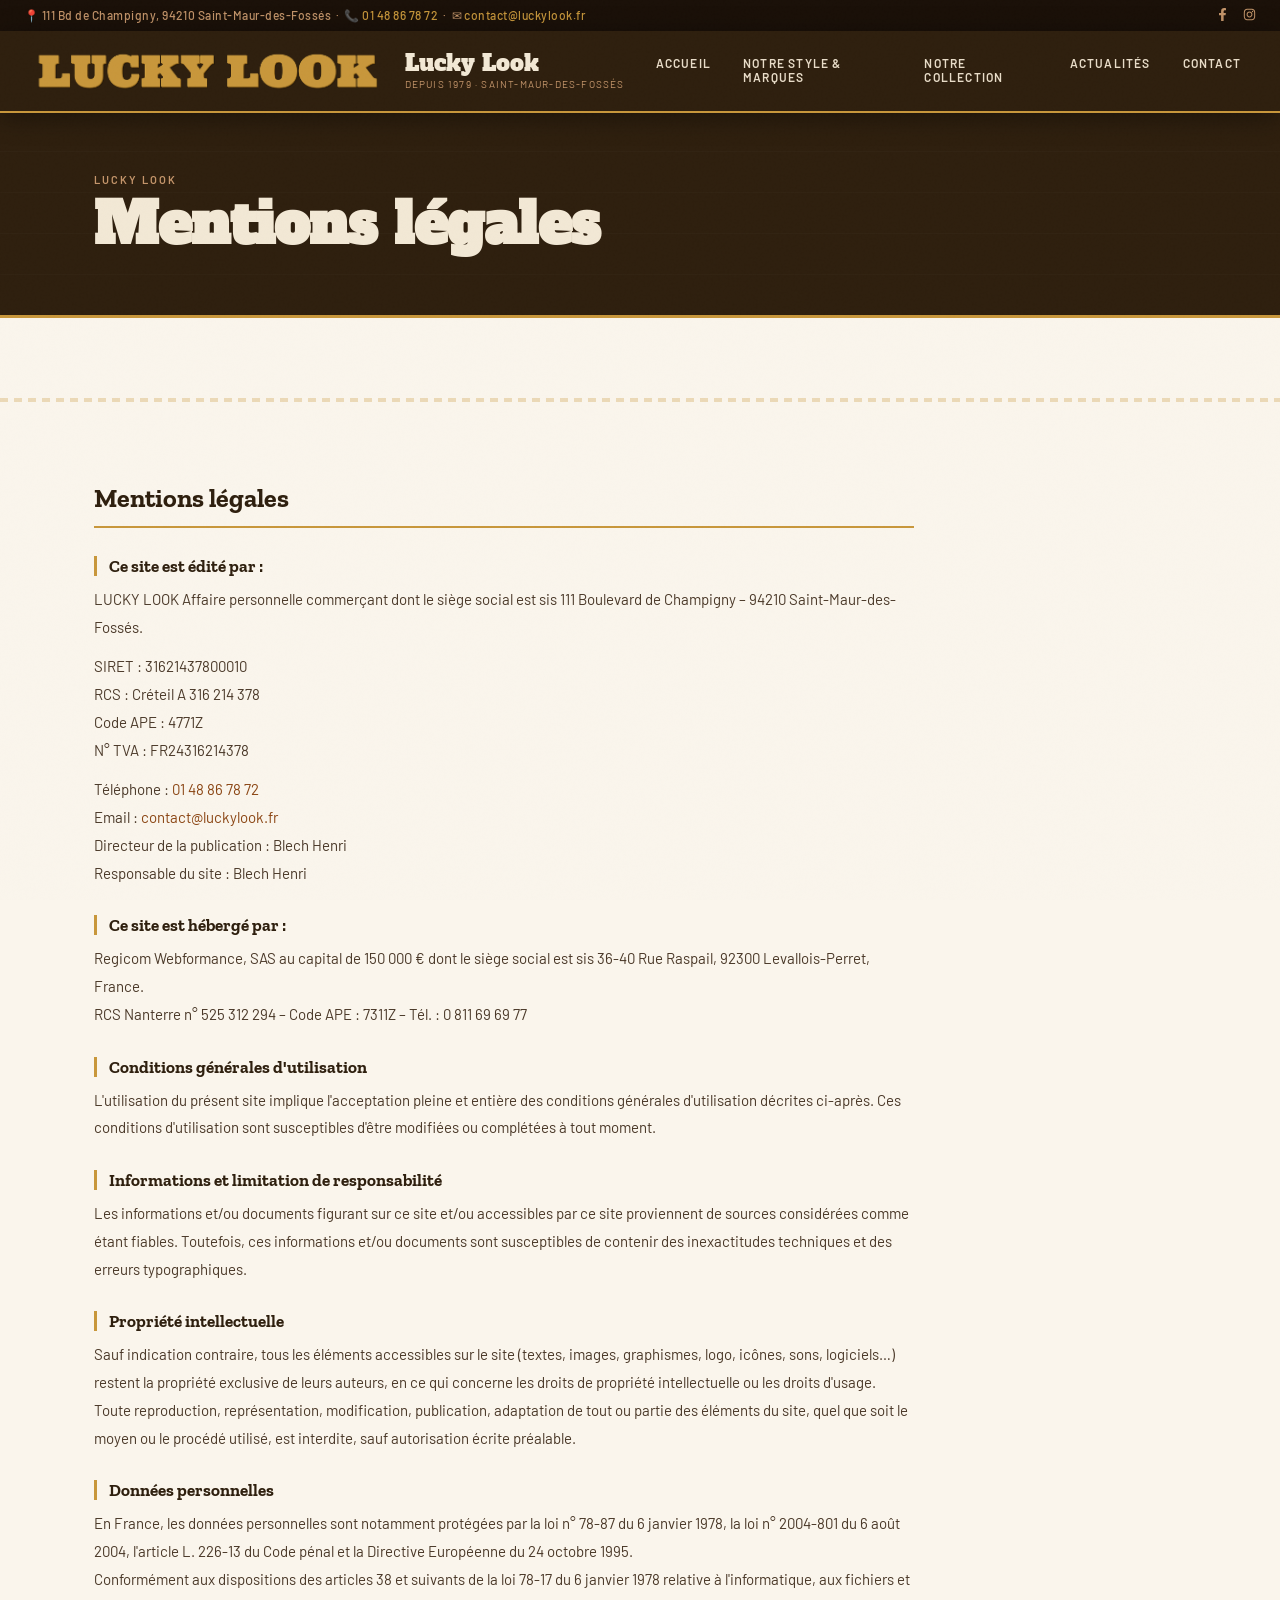
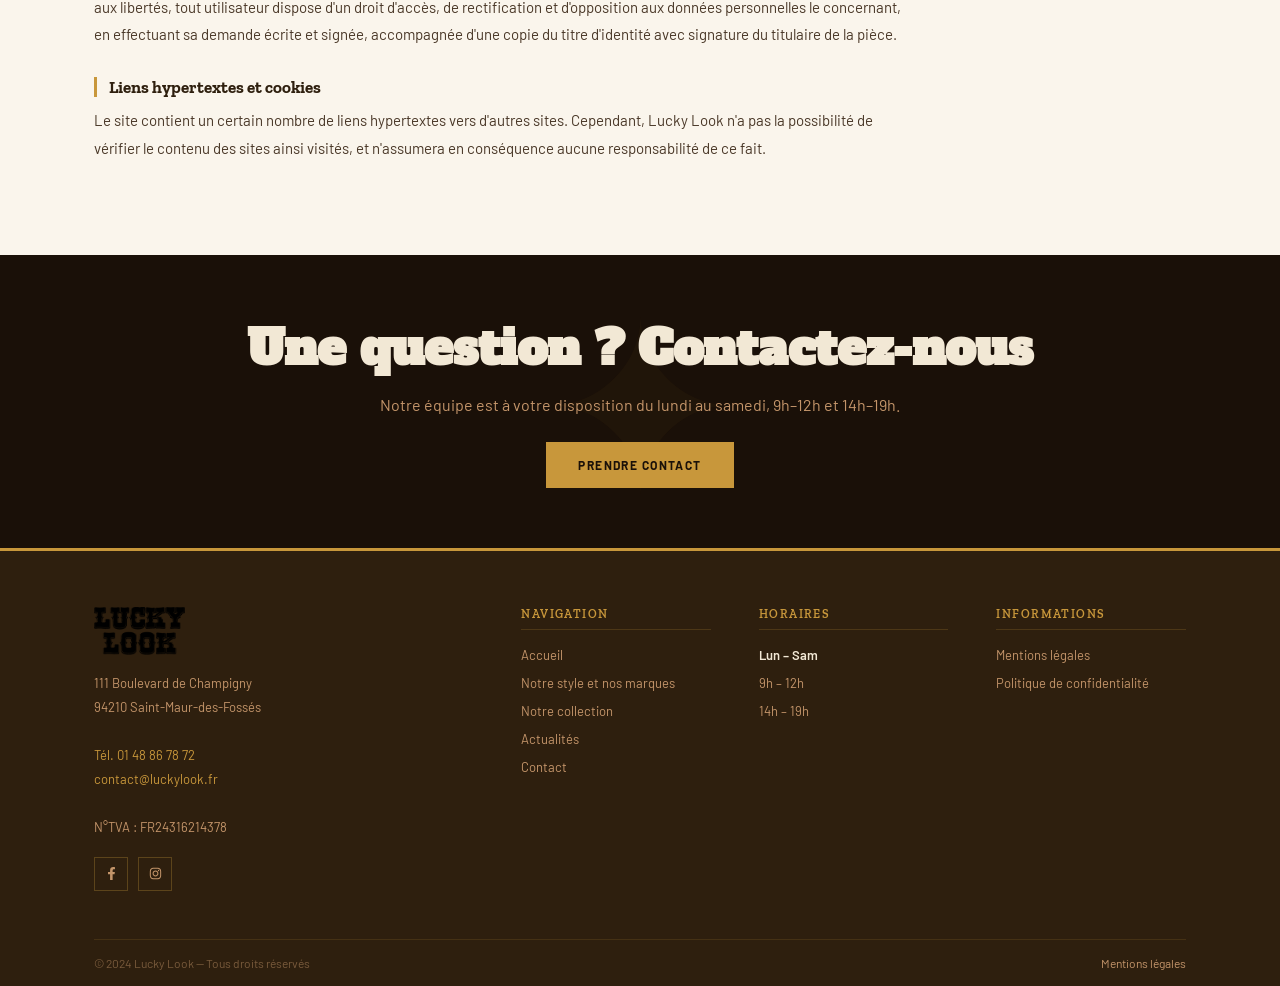
<file: fr/mentions-legales.html>
<!DOCTYPE html>
<html lang="fr">
<head>
<meta charset="utf-8">
<meta name="viewport" content="width=device-width,initial-scale=1">
<title>Mentions légales – Lucky Look</title>
<link rel="icon" href="../media/images/favicon.png" type="image/x-icon">
<link rel="preconnect" href="https://fonts.googleapis.com">
<link rel="preconnect" href="https://fonts.gstatic.com" crossorigin>
<link href="https://fonts.googleapis.com/css2?family=Alfa+Slab+One&family=Zilla+Slab:wght@400;600&family=Barlow:wght@300;400;500;600&display=swap" rel="stylesheet">
<style>
  :root{--ink:#1a1008;--bark:#2e1f0e;--leather:#5c3a1e;--rust:#8b4513;--sand:#c4956a;--gold:#c8973b;--parchment:#f2e8d5;--cream:#faf5ec;--smoke:#e8dcc8;--ff-display:'Alfa Slab One',serif;--ff-slab:'Zilla Slab',serif;--ff-body:'Barlow',sans-serif;--ease:cubic-bezier(0.16,1,0.3,1);}
  *,*::before,*::after{margin:0;padding:0;box-sizing:border-box;}
  html{scroll-behavior:smooth;}
  body{font-family:var(--ff-body);background:var(--cream);color:var(--ink);overflow-x:hidden;}
  body::before{content:'';position:fixed;inset:0;background-image:url("data:image/svg+xml,%3Csvg viewBox='0 0 512 512' xmlns='http://www.w3.org/2000/svg'%3E%3Cfilter id='n'%3E%3CfeTurbulence type='fractalNoise' baseFrequency='0.75' numOctaves='4' stitchTiles='stitch'/%3E%3C/filter%3E%3Crect width='100%25' height='100%25' filter='url(%23n)' opacity='0.04'/%3E%3C/svg%3E");pointer-events:none;z-index:9999;opacity:.4;}
  img{display:block;max-width:100%;}
  a{color:inherit;text-decoration:none;}
  .container{max-width:1140px;margin:auto;padding:0 24px;}
  .eyebrow{font-size:11px;font-weight:600;letter-spacing:.18em;text-transform:uppercase;color:var(--gold);margin-bottom:10px;}
  .reveal{opacity:0;transform:translateY(28px);transition:opacity .7s var(--ease),transform .7s var(--ease);}
  .reveal.visible{opacity:1;transform:none;}
  /* TOPBAR */
  .topbar{background:var(--ink);padding:7px 24px;display:flex;justify-content:space-between;align-items:center;flex-wrap:wrap;gap:6px;font-size:12px;font-weight:500;letter-spacing:.04em;color:var(--sand);}
  .topbar a{color:var(--gold);transition:opacity .2s;}.topbar a:hover{opacity:.75;}
  .topbar-social{display:flex;gap:14px;}
  .topbar-social a{color:var(--sand);font-size:14px;transition:color .2s;}.topbar-social a:hover{color:var(--gold);}
  /* HEADER */
  header{position:sticky;top:0;z-index:100;background:var(--bark);border-bottom:2px solid var(--gold);box-shadow:0 4px 24px rgba(0,0,0,.4);}
  .header-inner{display:flex;align-items:center;justify-content:space-between;gap:16px;padding:14px 24px;}
  .logo-wrap{display:flex;align-items:center;gap:14px;flex-shrink:0;}
  .logo-wrap img{height:52px;}
  .logo-name{font-family:var(--ff-display);font-size:22px;color:var(--parchment);line-height:1;}
  .logo-sub{font-size:10px;color:var(--sand);letter-spacing:.12em;text-transform:uppercase;margin-top:4px;}
  nav ul{list-style:none;display:flex;gap:2px;}
  nav ul li a{display:block;padding:9px 15px;font-size:12px;font-weight:600;letter-spacing:.1em;text-transform:uppercase;color:var(--smoke);border-bottom:2px solid transparent;transition:color .2s,border-color .2s;}
  nav ul li a:hover,nav ul li.active a{color:var(--gold);border-bottom-color:var(--gold);}
  .burger{display:none;flex-direction:column;gap:5px;cursor:pointer;padding:4px;}
  .burger span{display:block;width:26px;height:2px;background:var(--parchment);transition:.3s;}
  .mobile-nav{display:none;background:var(--bark);padding:12px 24px 20px;border-top:1px solid rgba(200,151,59,.2);}
  .mobile-nav.open{display:block;}
  .mobile-nav a{display:block;padding:11px 0;font-size:13px;font-weight:600;letter-spacing:.1em;text-transform:uppercase;color:var(--smoke);border-bottom:1px solid rgba(255,255,255,.06);}
  /* PAGE BANNER */
  .page-banner{background:var(--bark);padding:60px 0;position:relative;overflow:hidden;border-bottom:3px solid var(--gold);}
  .page-banner::before{content:'';position:absolute;inset:0;background:repeating-linear-gradient(0deg,transparent,transparent 40px,rgba(255,255,255,.015) 40px,rgba(255,255,255,.015) 41px);}
  .page-banner .container{position:relative;z-index:1;}
  .page-banner .eyebrow{color:var(--sand);}
  .page-banner h1{font-family:var(--ff-display);font-size:clamp(28px,5vw,56px);color:var(--parchment);line-height:1.05;margin-top:8px;}
  /* MAIN CONTENT AREA */
  .page-body{padding:80px 0;background:var(--cream);}
  .page-body::before{content:'';display:block;height:4px;background:repeating-linear-gradient(90deg,var(--gold) 0,var(--gold) 8px,transparent 8px,transparent 14px);opacity:.3;margin-bottom:80px;}
  /* PROSE */
  .prose h1,.prose h2,.prose h3{font-family:var(--ff-slab);color:var(--bark);margin:28px 0 12px;}
  .prose h1{font-size:clamp(22px,3vw,32px);}
  .prose h2{font-size:clamp(18px,2.5vw,26px);padding-bottom:8px;border-bottom:1px solid rgba(200,151,59,.3);}
  .prose h3{font-size:18px;}
  .prose p{font-size:16px;line-height:1.85;color:#4a3828;margin-bottom:16px;}
  .prose strong{color:var(--bark);}
  .prose a{color:var(--rust);font-weight:600;border-bottom:1px solid transparent;transition:border-color .2s;}
  .prose a:hover{border-bottom-color:var(--rust);}
  .prose ul,.prose ol{margin:16px 0 16px 24px;}
  .prose ul li,.prose ol li{font-size:15px;color:#4a3828;line-height:1.8;margin-bottom:6px;}
  .prose img{max-width:380px;width:100%;border-radius:3px;margin:16px auto;box-shadow:0 6px 24px rgba(0,0,0,.12);}
  /* BACK BTN */
  .back-btn{display:inline-flex;align-items:center;gap:8px;background:var(--bark);color:var(--gold);font-size:12px;font-weight:700;letter-spacing:.12em;text-transform:uppercase;padding:11px 22px;border:2px solid var(--gold);margin-top:32px;transition:background .2s,color .2s;}
  .back-btn:hover{background:var(--gold);color:var(--ink);}
  /* FOOTER CTA */
  .footer-cta{background:var(--ink);padding:60px 0;text-align:center;position:relative;overflow:hidden;}
  .footer-cta::before{content:'✦';font-size:240px;position:absolute;top:50%;left:50%;transform:translate(-50%,-50%);color:rgba(200,151,59,.04);pointer-events:none;}
  .footer-cta h2{font-family:var(--ff-display);font-size:clamp(24px,4vw,48px);color:var(--parchment);margin-bottom:14px;position:relative;}
  .footer-cta p{font-size:16px;color:var(--sand);margin-bottom:28px;position:relative;}
  .btn-primary{display:inline-block;background:var(--gold);color:var(--ink);font-size:12px;font-weight:700;letter-spacing:.12em;text-transform:uppercase;padding:14px 30px;border:2px solid var(--gold);transition:background .2s,color .2s;}
  .btn-primary:hover{background:transparent;color:var(--gold);}
  /* FOOTER */
  footer{background:var(--bark);padding:56px 0 0;border-top:3px solid var(--gold);}
  .footer-grid{display:grid;grid-template-columns:2fr 1fr 1fr 1fr;gap:48px;padding-bottom:48px;border-bottom:1px solid rgba(200,151,59,.15);}
  .footer-brand img{height:48px;margin-bottom:16px;}
  .footer-brand p{font-size:13px;color:var(--sand);line-height:1.85;}
  .footer-brand a{color:var(--gold);}
  .footer-col h4{font-family:var(--ff-slab);font-size:12px;font-weight:600;letter-spacing:.12em;text-transform:uppercase;color:var(--gold);margin-bottom:14px;padding-bottom:8px;border-bottom:1px solid rgba(200,151,59,.2);}
  .footer-col ul{list-style:none;}
  .footer-col ul li{margin-bottom:9px;}
  .footer-col ul li a{font-size:13px;color:var(--sand);transition:color .2s;}
  .footer-col ul li a:hover{color:var(--parchment);}
  .footer-bottom{display:flex;justify-content:space-between;align-items:center;padding:16px 0;font-size:12px;color:rgba(196,149,106,.5);flex-wrap:wrap;gap:8px;}
  .footer-bottom a{color:var(--sand);transition:color .2s;}
  .footer-bottom a:hover{color:var(--parchment);}
  .footer-social{display:flex;gap:10px;margin-top:18px;}
  .footer-social a{display:flex;align-items:center;justify-content:center;width:34px;height:34px;border:1px solid rgba(200,151,59,.3);color:var(--sand);transition:border-color .2s,color .2s;}
  .footer-social a:hover{border-color:var(--gold);color:var(--gold);}
  .back-top{position:fixed;bottom:28px;right:28px;width:44px;height:44px;background:var(--gold);color:var(--ink);display:flex;align-items:center;justify-content:center;font-size:18px;cursor:pointer;opacity:0;pointer-events:none;transition:opacity .3s,transform .3s;z-index:50;}
  .back-top.show{opacity:1;pointer-events:auto;}
  .back-top:hover{transform:translateY(-3px);}
  /* RESPONSIVE */
  @media(max-width:1024px){.footer-grid{grid-template-columns:1fr 1fr;}}
  @media(max-width:768px){nav{display:none;}.burger{display:flex;}.footer-grid{grid-template-columns:1fr;}.topbar{justify-content:center;text-align:center;}}
  @media(max-width:480px){.header-inner{padding:12px 16px;}}

  .legal-content{max-width:820px;}
  .legal-content h1{font-family:var(--ff-slab);font-size:26px;color:var(--bark);margin-bottom:24px;padding-bottom:12px;border-bottom:2px solid var(--gold);}
  .legal-content h3{font-family:var(--ff-slab);font-size:17px;color:var(--bark);margin:28px 0 10px;padding-left:12px;border-left:3px solid var(--gold);}
  .legal-content h4{font-size:15px;font-weight:600;color:var(--leather);margin:18px 0 6px;}
  .legal-content p{font-size:15px;line-height:1.85;color:#4a3828;margin-bottom:12px;}
  .legal-content a{color:var(--rust);}
</style>
</head>
<body>

<div class="topbar">
  <span>📍 111 Bd de Champigny, 94210 Saint-Maur-des-Fossés &nbsp;·&nbsp; 📞 <a href="tel:0148867872">01 48 86 78 72</a> &nbsp;·&nbsp; ✉ <a href="mailto:contact@luckylook.fr">contact@luckylook.fr</a></span>
  <div class="topbar-social">
    <a href="https://www.facebook.com/Lucky-Look-101553676050602" target="_blank"><svg width="13" height="13" viewBox="0 0 320 512" fill="currentColor"><path d="M279.14 288l14.22-92.66h-88.91v-60.13c0-25.35 12.42-50.06 52.24-50.06h40.42V6.26S260.43 0 225.36 0c-73.22 0-121.08 44.38-121.08 124.72v70.62H22.89V288h81.39v224h100.17V288z"/></svg></a>
    <a href="https://www.instagram.com/lucky_look94/" target="_blank"><svg width="13" height="13" viewBox="0 0 448 512" fill="currentColor"><path d="M224.1 141c-63.6 0-114.9 51.3-114.9 114.9s51.3 114.9 114.9 114.9S339 319.5 339 255.9 287.7 141 224.1 141zm0 189.6c-41.1 0-74.7-33.5-74.7-74.7s33.5-74.7 74.7-74.7 74.7 33.5 74.7 74.7-33.6 74.7-74.7 74.7zm146.4-194.3c0 14.9-12 26.8-26.8 26.8-14.9 0-26.8-12-26.8-26.8s12-26.8 26.8-26.8 26.8 12 26.8 26.8zm76.1 27.2c-1.7-35.9-9.9-67.7-36.2-93.9-26.2-26.2-58-34.4-93.9-36.2-37-2.1-147.9-2.1-184.9 0-35.8 1.7-67.6 9.9-93.9 36.1s-34.4 58-36.2 93.9c-2.1 37-2.1 147.9 0 184.9 1.7 35.9 9.9 67.7 36.2 93.9s58 34.4 93.9 36.2c37 2.1 147.9 2.1 184.9 0 35.9-1.7 67.7-9.9 93.9-36.2 26.2-26.2 34.4-58 36.2-93.9 2.1-37 2.1-147.8 0-184.8zM398.8 388c-7.8 19.6-22.9 34.7-42.6 42.6-29.5 11.7-99.5 9-132.1 9s-102.7 2.6-132.1-9c-19.6-7.8-34.7-22.9-42.6-42.6-11.7-29.5-9-99.5-9-132.1s-2.6-102.7 9-132.1c7.8-19.6 22.9-34.7 42.6-42.6 29.5-11.7 99.5-9 132.1-9s102.7-2.6 132.1 9c19.6 7.8 34.7 22.9 42.6 42.6 11.7 29.5 9 99.5 9 132.1s2.7 102.7-9 132.1z"/></svg></a>
  </div>
</div>
<header>
  <div class="header-inner">
    <a href="../index.html" class="logo-wrap">
      <img src="../media/images/logo.png" alt="Lucky Look" onerror="this.style.display='none'">
      <div><div class="logo-name">Lucky Look</div><div class="logo-sub">Depuis 1979 · Saint-Maur-des-Fossés</div></div>
    </a>
    <nav><ul><li><a href="../index.html">Accueil</a></li>
<li><a href="vetement-country.html">Notre style &amp; marques</a></li>
<li><a href="photos-vetements.html">Notre collection</a></li>
<li><a href="nouveautes-western.html">Actualités</a></li>
<li><a href="boutique-de-vetements.html">Contact</a></li>
</ul></nav>
    <div class="burger" id="burger"><span></span><span></span><span></span></div>
  </div>
  <div class="mobile-nav" id="mobileNav"><a href="../index.html">Accueil</a>
<a href="vetement-country.html">Notre style &amp; marques</a>
<a href="photos-vetements.html">Notre collection</a>
<a href="nouveautes-western.html">Actualités</a>
<a href="boutique-de-vetements.html">Contact</a>
</div>
</header>

<div class="page-banner">
  <div class="container">
    <p class="eyebrow">Lucky Look</p>
    <h1>Mentions légales</h1>
  </div>
</div>
<div class="page-body">
  <div class="container">
    
<div class="legal-content reveal">
  <h1>Mentions légales</h1>
  <h3>Ce site est édité par :</h3>
  <p>LUCKY LOOK Affaire personnelle commerçant dont le siège social est sis 111 Boulevard de Champigny – 94210 Saint-Maur-des-Fossés.</p>
  <p>SIRET : 31621437800010<br>RCS : Créteil A 316 214 378<br>Code APE : 4771Z<br>N° TVA : FR24316214378</p>
  <p>Téléphone : <a href="tel:0148867872">01 48 86 78 72</a><br>
  Email : <a href="mailto:contact@luckylook.fr">contact@luckylook.fr</a><br>
  Directeur de la publication : Blech Henri<br>
  Responsable du site : Blech Henri</p>
  <h3>Ce site est hébergé par :</h3>
  <p>Regicom Webformance, SAS au capital de 150 000 € dont le siège social est sis 36-40 Rue Raspail, 92300 Levallois-Perret, France.<br>
  RCS Nanterre n° 525 312 294 – Code APE : 7311Z – Tél. : 0 811 69 69 77</p>
  <h3>Conditions générales d'utilisation</h3>
  <p>L'utilisation du présent site implique l'acceptation pleine et entière des conditions générales d'utilisation décrites ci-après. Ces conditions d'utilisation sont susceptibles d'être modifiées ou complétées à tout moment.</p>
  <h3>Informations et limitation de responsabilité</h3>
  <p>Les informations et/ou documents figurant sur ce site et/ou accessibles par ce site proviennent de sources considérées comme étant fiables. Toutefois, ces informations et/ou documents sont susceptibles de contenir des inexactitudes techniques et des erreurs typographiques.</p>
  <h3>Propriété intellectuelle</h3>
  <p>Sauf indication contraire, tous les éléments accessibles sur le site (textes, images, graphismes, logo, icônes, sons, logiciels…) restent la propriété exclusive de leurs auteurs, en ce qui concerne les droits de propriété intellectuelle ou les droits d'usage. Toute reproduction, représentation, modification, publication, adaptation de tout ou partie des éléments du site, quel que soit le moyen ou le procédé utilisé, est interdite, sauf autorisation écrite préalable.</p>
  <h3>Données personnelles</h3>
  <p>En France, les données personnelles sont notamment protégées par la loi n° 78-87 du 6 janvier 1978, la loi n° 2004-801 du 6 août 2004, l'article L. 226-13 du Code pénal et la Directive Européenne du 24 octobre 1995.<br>
  Conformément aux dispositions des articles 38 et suivants de la loi 78-17 du 6 janvier 1978 relative à l'informatique, aux fichiers et aux libertés, tout utilisateur dispose d'un droit d'accès, de rectification et d'opposition aux données personnelles le concernant, en effectuant sa demande écrite et signée, accompagnée d'une copie du titre d'identité avec signature du titulaire de la pièce.</p>
  <h3>Liens hypertextes et cookies</h3>
  <p>Le site contient un certain nombre de liens hypertextes vers d'autres sites. Cependant, Lucky Look n'a pas la possibilité de vérifier le contenu des sites ainsi visités, et n'assumera en conséquence aucune responsabilité de ce fait.</p>
</div>

  </div>
</div>

<div class="footer-cta">
  <div class="container" style="position:relative;z-index:1">
    <h2>Une question ? Contactez-nous</h2>
    <p>Notre équipe est à votre disposition du lundi au samedi, 9h–12h et 14h–19h.</p>
    <a href="boutique-de-vetements.html" class="btn-primary">Prendre contact</a>
  </div>
</div>
<footer>
  <div class="container">
    <div class="footer-grid">
      <div class="footer-brand">
        <a href="../index.html"><img src="../media/images/footer-logo.png" alt="Lucky Look" onerror="this.style.display='none'"></a>
        <p>111 Boulevard de Champigny<br>94210 Saint-Maur-des-Fossés<br><br>
        <a href="tel:0148867872">Tél. 01 48 86 78 72</a><br>
        <a href="mailto:contact@luckylook.fr">contact@luckylook.fr</a><br><br>
        N°TVA : FR24316214378</p>
        <div class="footer-social">
          <a href="https://www.facebook.com/Lucky-Look-101553676050602" target="_blank"><svg width="13" height="13" viewBox="0 0 320 512" fill="currentColor"><path d="M279.14 288l14.22-92.66h-88.91v-60.13c0-25.35 12.42-50.06 52.24-50.06h40.42V6.26S260.43 0 225.36 0c-73.22 0-121.08 44.38-121.08 124.72v70.62H22.89V288h81.39v224h100.17V288z"/></svg></a>
          <a href="https://www.instagram.com/lucky_look94/" target="_blank"><svg width="13" height="13" viewBox="0 0 448 512" fill="currentColor"><path d="M224.1 141c-63.6 0-114.9 51.3-114.9 114.9s51.3 114.9 114.9 114.9S339 319.5 339 255.9 287.7 141 224.1 141zm0 189.6c-41.1 0-74.7-33.5-74.7-74.7s33.5-74.7 74.7-74.7 74.7 33.5 74.7 74.7-33.6 74.7-74.7 74.7zm146.4-194.3c0 14.9-12 26.8-26.8 26.8-14.9 0-26.8-12-26.8-26.8s12-26.8 26.8-26.8 26.8 12 26.8 26.8zm76.1 27.2c-1.7-35.9-9.9-67.7-36.2-93.9-26.2-26.2-58-34.4-93.9-36.2-37-2.1-147.9-2.1-184.9 0-35.8 1.7-67.6 9.9-93.9 36.1s-34.4 58-36.2 93.9c-2.1 37-2.1 147.9 0 184.9 1.7 35.9 9.9 67.7 36.2 93.9s58 34.4 93.9 36.2c37 2.1 147.9 2.1 184.9 0 35.9-1.7 67.7-9.9 93.9-36.2 26.2-26.2 34.4-58 36.2-93.9 2.1-37 2.1-147.8 0-184.8zM398.8 388c-7.8 19.6-22.9 34.7-42.6 42.6-29.5 11.7-99.5 9-132.1 9s-102.7 2.6-132.1-9c-19.6-7.8-34.7-22.9-42.6-42.6-11.7-29.5-9-99.5-9-132.1s-2.6-102.7 9-132.1c7.8-19.6 22.9-34.7 42.6-42.6 29.5-11.7 99.5-9 132.1-9s102.7-2.6 132.1 9c19.6 7.8 34.7 22.9 42.6 42.6 11.7 29.5 9 99.5 9 132.1s2.7 102.7-9 132.1z"/></svg></a>
        </div>
      </div>
      <div class="footer-col"><h4>Navigation</h4><ul>
        <li><a href="../index.html">Accueil</a></li>
        <li><a href="vetement-country.html">Notre style et nos marques</a></li>
        <li><a href="photos-vetements.html">Notre collection</a></li>
        <li><a href="nouveautes-western.html">Actualités</a></li>
        <li><a href="boutique-de-vetements.html">Contact</a></li>
      </ul></div>
      <div class="footer-col"><h4>Horaires</h4><ul>
        <li><a style="color:var(--parchment);font-weight:600">Lun – Sam</a></li>
        <li><a>9h – 12h</a></li>
        <li><a>14h – 19h</a></li>
      </ul></div>
      <div class="footer-col"><h4>Informations</h4><ul>
        <li><a href="mentions-legales.html">Mentions légales</a></li>
        <li><a href="confidentiality_ws.html">Politique de confidentialité</a></li>
      </ul></div>
    </div>
    <div class="footer-bottom">
      <span>&copy; 2024 Lucky Look — Tous droits réservés</span>
      <a href="mentions-legales.html">Mentions légales</a>
    </div>
  </div>
</footer>
<div class="back-top" id="backTop">↑</div>

<script>
  document.getElementById('burger').addEventListener('click',function(){document.getElementById('mobileNav').classList.toggle('open');});
  const obs=new IntersectionObserver((entries)=>{entries.forEach(e=>{if(e.isIntersecting){e.target.classList.add('visible');obs.unobserve(e.target);}});},{threshold:0.1});
  document.querySelectorAll('.reveal').forEach(el=>obs.observe(el));
  const bt=document.getElementById('backTop');
  bt.addEventListener('click',()=>window.scrollTo({top:0,behavior:'smooth'}));
  window.addEventListener('scroll',()=>bt.classList.toggle('show',window.scrollY>400));
</script>
</body>
</html>
</file>
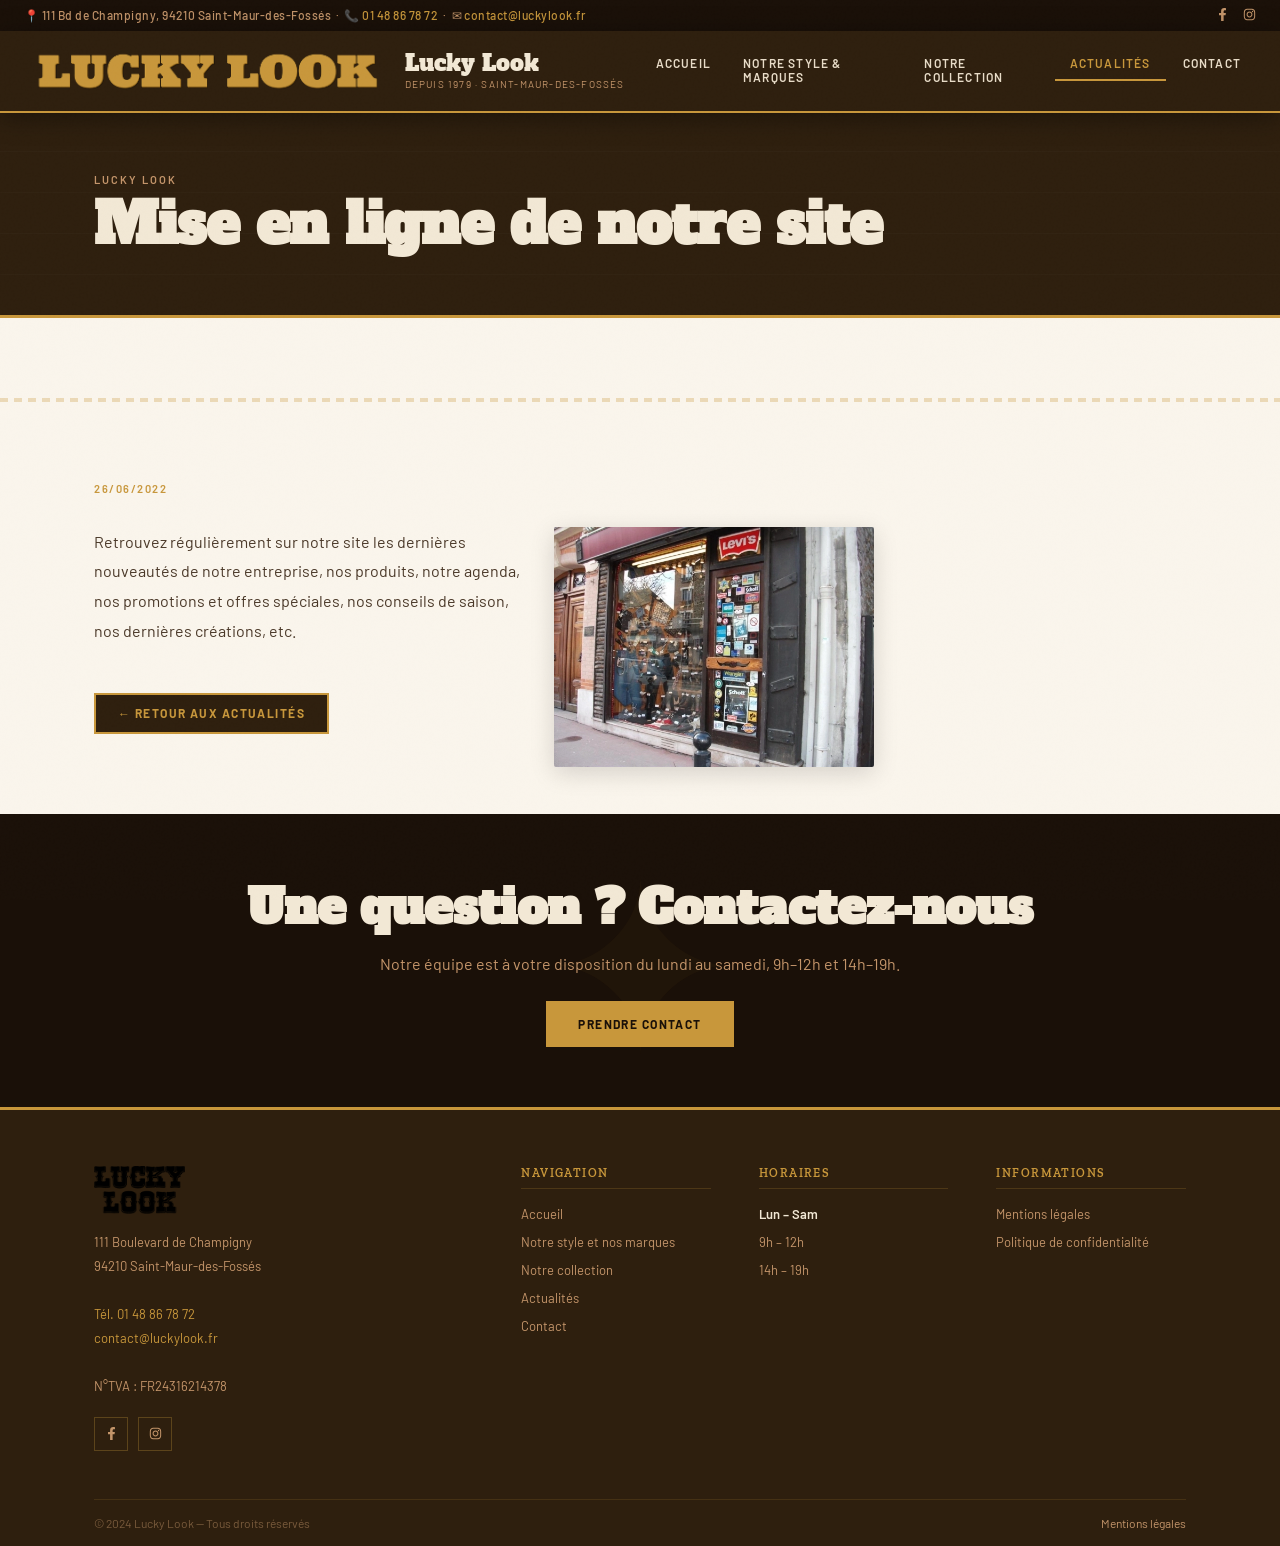
<file: fr/mise-en-ligne-de-notre-site.html>
<!DOCTYPE html>
<html lang="fr">
<head>
<meta charset="utf-8">
<meta name="viewport" content="width=device-width,initial-scale=1">
<title>Mise en ligne de notre site – Lucky Look</title>
<link rel="icon" href="../media/images/favicon.png" type="image/x-icon">
<link rel="preconnect" href="https://fonts.googleapis.com">
<link rel="preconnect" href="https://fonts.gstatic.com" crossorigin>
<link href="https://fonts.googleapis.com/css2?family=Alfa+Slab+One&family=Zilla+Slab:wght@400;600&family=Barlow:wght@300;400;500;600&display=swap" rel="stylesheet">
<style>
  :root{--ink:#1a1008;--bark:#2e1f0e;--leather:#5c3a1e;--rust:#8b4513;--sand:#c4956a;--gold:#c8973b;--parchment:#f2e8d5;--cream:#faf5ec;--smoke:#e8dcc8;--ff-display:'Alfa Slab One',serif;--ff-slab:'Zilla Slab',serif;--ff-body:'Barlow',sans-serif;--ease:cubic-bezier(0.16,1,0.3,1);}
  *,*::before,*::after{margin:0;padding:0;box-sizing:border-box;}
  html{scroll-behavior:smooth;}
  body{font-family:var(--ff-body);background:var(--cream);color:var(--ink);overflow-x:hidden;}
  body::before{content:'';position:fixed;inset:0;background-image:url("data:image/svg+xml,%3Csvg viewBox='0 0 512 512' xmlns='http://www.w3.org/2000/svg'%3E%3Cfilter id='n'%3E%3CfeTurbulence type='fractalNoise' baseFrequency='0.75' numOctaves='4' stitchTiles='stitch'/%3E%3C/filter%3E%3Crect width='100%25' height='100%25' filter='url(%23n)' opacity='0.04'/%3E%3C/svg%3E");pointer-events:none;z-index:9999;opacity:.4;}
  img{display:block;max-width:100%;}
  a{color:inherit;text-decoration:none;}
  .container{max-width:1140px;margin:auto;padding:0 24px;}
  .eyebrow{font-size:11px;font-weight:600;letter-spacing:.18em;text-transform:uppercase;color:var(--gold);margin-bottom:10px;}
  .reveal{opacity:0;transform:translateY(28px);transition:opacity .7s var(--ease),transform .7s var(--ease);}
  .reveal.visible{opacity:1;transform:none;}
  /* TOPBAR */
  .topbar{background:var(--ink);padding:7px 24px;display:flex;justify-content:space-between;align-items:center;flex-wrap:wrap;gap:6px;font-size:12px;font-weight:500;letter-spacing:.04em;color:var(--sand);}
  .topbar a{color:var(--gold);transition:opacity .2s;}.topbar a:hover{opacity:.75;}
  .topbar-social{display:flex;gap:14px;}
  .topbar-social a{color:var(--sand);font-size:14px;transition:color .2s;}.topbar-social a:hover{color:var(--gold);}
  /* HEADER */
  header{position:sticky;top:0;z-index:100;background:var(--bark);border-bottom:2px solid var(--gold);box-shadow:0 4px 24px rgba(0,0,0,.4);}
  .header-inner{display:flex;align-items:center;justify-content:space-between;gap:16px;padding:14px 24px;}
  .logo-wrap{display:flex;align-items:center;gap:14px;flex-shrink:0;}
  .logo-wrap img{height:52px;}
  .logo-name{font-family:var(--ff-display);font-size:22px;color:var(--parchment);line-height:1;}
  .logo-sub{font-size:10px;color:var(--sand);letter-spacing:.12em;text-transform:uppercase;margin-top:4px;}
  nav ul{list-style:none;display:flex;gap:2px;}
  nav ul li a{display:block;padding:9px 15px;font-size:12px;font-weight:600;letter-spacing:.1em;text-transform:uppercase;color:var(--smoke);border-bottom:2px solid transparent;transition:color .2s,border-color .2s;}
  nav ul li a:hover,nav ul li.active a{color:var(--gold);border-bottom-color:var(--gold);}
  .burger{display:none;flex-direction:column;gap:5px;cursor:pointer;padding:4px;}
  .burger span{display:block;width:26px;height:2px;background:var(--parchment);transition:.3s;}
  .mobile-nav{display:none;background:var(--bark);padding:12px 24px 20px;border-top:1px solid rgba(200,151,59,.2);}
  .mobile-nav.open{display:block;}
  .mobile-nav a{display:block;padding:11px 0;font-size:13px;font-weight:600;letter-spacing:.1em;text-transform:uppercase;color:var(--smoke);border-bottom:1px solid rgba(255,255,255,.06);}
  /* PAGE BANNER */
  .page-banner{background:var(--bark);padding:60px 0;position:relative;overflow:hidden;border-bottom:3px solid var(--gold);}
  .page-banner::before{content:'';position:absolute;inset:0;background:repeating-linear-gradient(0deg,transparent,transparent 40px,rgba(255,255,255,.015) 40px,rgba(255,255,255,.015) 41px);}
  .page-banner .container{position:relative;z-index:1;}
  .page-banner .eyebrow{color:var(--sand);}
  .page-banner h1{font-family:var(--ff-display);font-size:clamp(28px,5vw,56px);color:var(--parchment);line-height:1.05;margin-top:8px;}
  /* MAIN CONTENT AREA */
  .page-body{padding:80px 0;background:var(--cream);}
  .page-body::before{content:'';display:block;height:4px;background:repeating-linear-gradient(90deg,var(--gold) 0,var(--gold) 8px,transparent 8px,transparent 14px);opacity:.3;margin-bottom:80px;}
  /* PROSE */
  .prose h1,.prose h2,.prose h3{font-family:var(--ff-slab);color:var(--bark);margin:28px 0 12px;}
  .prose h1{font-size:clamp(22px,3vw,32px);}
  .prose h2{font-size:clamp(18px,2.5vw,26px);padding-bottom:8px;border-bottom:1px solid rgba(200,151,59,.3);}
  .prose h3{font-size:18px;}
  .prose p{font-size:16px;line-height:1.85;color:#4a3828;margin-bottom:16px;}
  .prose strong{color:var(--bark);}
  .prose a{color:var(--rust);font-weight:600;border-bottom:1px solid transparent;transition:border-color .2s;}
  .prose a:hover{border-bottom-color:var(--rust);}
  .prose ul,.prose ol{margin:16px 0 16px 24px;}
  .prose ul li,.prose ol li{font-size:15px;color:#4a3828;line-height:1.8;margin-bottom:6px;}
  .prose img{max-width:380px;width:100%;border-radius:3px;margin:16px auto;box-shadow:0 6px 24px rgba(0,0,0,.12);}
  /* BACK BTN */
  .back-btn{display:inline-flex;align-items:center;gap:8px;background:var(--bark);color:var(--gold);font-size:12px;font-weight:700;letter-spacing:.12em;text-transform:uppercase;padding:11px 22px;border:2px solid var(--gold);margin-top:32px;transition:background .2s,color .2s;}
  .back-btn:hover{background:var(--gold);color:var(--ink);}
  /* FOOTER CTA */
  .footer-cta{background:var(--ink);padding:60px 0;text-align:center;position:relative;overflow:hidden;}
  .footer-cta::before{content:'✦';font-size:240px;position:absolute;top:50%;left:50%;transform:translate(-50%,-50%);color:rgba(200,151,59,.04);pointer-events:none;}
  .footer-cta h2{font-family:var(--ff-display);font-size:clamp(24px,4vw,48px);color:var(--parchment);margin-bottom:14px;position:relative;}
  .footer-cta p{font-size:16px;color:var(--sand);margin-bottom:28px;position:relative;}
  .btn-primary{display:inline-block;background:var(--gold);color:var(--ink);font-size:12px;font-weight:700;letter-spacing:.12em;text-transform:uppercase;padding:14px 30px;border:2px solid var(--gold);transition:background .2s,color .2s;}
  .btn-primary:hover{background:transparent;color:var(--gold);}
  /* FOOTER */
  footer{background:var(--bark);padding:56px 0 0;border-top:3px solid var(--gold);}
  .footer-grid{display:grid;grid-template-columns:2fr 1fr 1fr 1fr;gap:48px;padding-bottom:48px;border-bottom:1px solid rgba(200,151,59,.15);}
  .footer-brand img{height:48px;margin-bottom:16px;}
  .footer-brand p{font-size:13px;color:var(--sand);line-height:1.85;}
  .footer-brand a{color:var(--gold);}
  .footer-col h4{font-family:var(--ff-slab);font-size:12px;font-weight:600;letter-spacing:.12em;text-transform:uppercase;color:var(--gold);margin-bottom:14px;padding-bottom:8px;border-bottom:1px solid rgba(200,151,59,.2);}
  .footer-col ul{list-style:none;}
  .footer-col ul li{margin-bottom:9px;}
  .footer-col ul li a{font-size:13px;color:var(--sand);transition:color .2s;}
  .footer-col ul li a:hover{color:var(--parchment);}
  .footer-bottom{display:flex;justify-content:space-between;align-items:center;padding:16px 0;font-size:12px;color:rgba(196,149,106,.5);flex-wrap:wrap;gap:8px;}
  .footer-bottom a{color:var(--sand);transition:color .2s;}
  .footer-bottom a:hover{color:var(--parchment);}
  .footer-social{display:flex;gap:10px;margin-top:18px;}
  .footer-social a{display:flex;align-items:center;justify-content:center;width:34px;height:34px;border:1px solid rgba(200,151,59,.3);color:var(--sand);transition:border-color .2s,color .2s;}
  .footer-social a:hover{border-color:var(--gold);color:var(--gold);}
  .back-top{position:fixed;bottom:28px;right:28px;width:44px;height:44px;background:var(--gold);color:var(--ink);display:flex;align-items:center;justify-content:center;font-size:18px;cursor:pointer;opacity:0;pointer-events:none;transition:opacity .3s,transform .3s;z-index:50;}
  .back-top.show{opacity:1;pointer-events:auto;}
  .back-top:hover{transform:translateY(-3px);}
  /* RESPONSIVE */
  @media(max-width:1024px){.footer-grid{grid-template-columns:1fr 1fr;}}
  @media(max-width:768px){nav{display:none;}.burger{display:flex;}.footer-grid{grid-template-columns:1fr;}.topbar{justify-content:center;text-align:center;}}
  @media(max-width:480px){.header-inner{padding:12px 16px;}}

      .news-detail{max-width:780px;}
      .news-detail-header{margin-bottom:32px;}
      .news-detail-date{font-size:11px;font-weight:600;letter-spacing:.14em;text-transform:uppercase;color:var(--gold);margin-bottom:12px;}
      .news-detail-img{float:right;margin:0 0 24px 32px;max-width:320px;width:100%;border-radius:2px;box-shadow:0 6px 24px rgba(0,0,0,.15);}
      @media(max-width:600px){.news-detail-img{float:none;margin:0 0 20px 0;max-width:100%;}}
    </style>
</head>
<body>

<div class="topbar">
  <span>📍 111 Bd de Champigny, 94210 Saint-Maur-des-Fossés &nbsp;·&nbsp; 📞 <a href="tel:0148867872">01 48 86 78 72</a> &nbsp;·&nbsp; ✉ <a href="mailto:contact@luckylook.fr">contact@luckylook.fr</a></span>
  <div class="topbar-social">
    <a href="https://www.facebook.com/Lucky-Look-101553676050602" target="_blank"><svg width="13" height="13" viewBox="0 0 320 512" fill="currentColor"><path d="M279.14 288l14.22-92.66h-88.91v-60.13c0-25.35 12.42-50.06 52.24-50.06h40.42V6.26S260.43 0 225.36 0c-73.22 0-121.08 44.38-121.08 124.72v70.62H22.89V288h81.39v224h100.17V288z"/></svg></a>
    <a href="https://www.instagram.com/lucky_look94/" target="_blank"><svg width="13" height="13" viewBox="0 0 448 512" fill="currentColor"><path d="M224.1 141c-63.6 0-114.9 51.3-114.9 114.9s51.3 114.9 114.9 114.9S339 319.5 339 255.9 287.7 141 224.1 141zm0 189.6c-41.1 0-74.7-33.5-74.7-74.7s33.5-74.7 74.7-74.7 74.7 33.5 74.7 74.7-33.6 74.7-74.7 74.7zm146.4-194.3c0 14.9-12 26.8-26.8 26.8-14.9 0-26.8-12-26.8-26.8s12-26.8 26.8-26.8 26.8 12 26.8 26.8zm76.1 27.2c-1.7-35.9-9.9-67.7-36.2-93.9-26.2-26.2-58-34.4-93.9-36.2-37-2.1-147.9-2.1-184.9 0-35.8 1.7-67.6 9.9-93.9 36.1s-34.4 58-36.2 93.9c-2.1 37-2.1 147.9 0 184.9 1.7 35.9 9.9 67.7 36.2 93.9s58 34.4 93.9 36.2c37 2.1 147.9 2.1 184.9 0 35.9-1.7 67.7-9.9 93.9-36.2 26.2-26.2 34.4-58 36.2-93.9 2.1-37 2.1-147.8 0-184.8zM398.8 388c-7.8 19.6-22.9 34.7-42.6 42.6-29.5 11.7-99.5 9-132.1 9s-102.7 2.6-132.1-9c-19.6-7.8-34.7-22.9-42.6-42.6-11.7-29.5-9-99.5-9-132.1s-2.6-102.7 9-132.1c7.8-19.6 22.9-34.7 42.6-42.6 29.5-11.7 99.5-9 132.1-9s102.7-2.6 132.1 9c19.6 7.8 34.7 22.9 42.6 42.6 11.7 29.5 9 99.5 9 132.1s2.7 102.7-9 132.1z"/></svg></a>
  </div>
</div>
<header>
  <div class="header-inner">
    <a href="../index.html" class="logo-wrap">
      <img src="../media/images/logo.png" alt="Lucky Look" onerror="this.style.display='none'">
      <div><div class="logo-name">Lucky Look</div><div class="logo-sub">Depuis 1979 · Saint-Maur-des-Fossés</div></div>
    </a>
    <nav><ul><li><a href="../index.html">Accueil</a></li>
<li><a href="vetement-country.html">Notre style &amp; marques</a></li>
<li><a href="photos-vetements.html">Notre collection</a></li>
<li class="active"><a href="nouveautes-western.html">Actualités</a></li>
<li><a href="boutique-de-vetements.html">Contact</a></li>
</ul></nav>
    <div class="burger" id="burger"><span></span><span></span><span></span></div>
  </div>
  <div class="mobile-nav" id="mobileNav"><a href="../index.html">Accueil</a>
<a href="vetement-country.html">Notre style &amp; marques</a>
<a href="photos-vetements.html">Notre collection</a>
<a href="nouveautes-western.html">Actualités</a>
<a href="boutique-de-vetements.html">Contact</a>
</div>
</header>

<div class="page-banner">
  <div class="container">
    <p class="eyebrow">Lucky Look</p>
    <h1>Mise en ligne de notre site</h1>
  </div>
</div>
<div class="page-body">
  <div class="container">
    
<div class="news-detail reveal">
  <div class="news-detail-header">
    <div class="news-detail-date">26/06/2022</div>
  </div>
  <img class="news-detail-img" src="../media/images/news/med/19.webp" alt="Mise en ligne de notre site">
  <div class="prose">
    <p>Retrouvez régulièrement sur notre site les dernières nouveautés de notre entreprise, nos produits, notre agenda, nos promotions et offres spéciales, nos conseils de saison, nos dernières créations, etc.</p>
  </div>
  <a href="nouveautes-western.html" class="back-btn">← Retour aux actualités</a>
</div>

  </div>
</div>

<div class="footer-cta">
  <div class="container" style="position:relative;z-index:1">
    <h2>Une question ? Contactez-nous</h2>
    <p>Notre équipe est à votre disposition du lundi au samedi, 9h–12h et 14h–19h.</p>
    <a href="boutique-de-vetements.html" class="btn-primary">Prendre contact</a>
  </div>
</div>
<footer>
  <div class="container">
    <div class="footer-grid">
      <div class="footer-brand">
        <a href="../index.html"><img src="../media/images/footer-logo.png" alt="Lucky Look" onerror="this.style.display='none'"></a>
        <p>111 Boulevard de Champigny<br>94210 Saint-Maur-des-Fossés<br><br>
        <a href="tel:0148867872">Tél. 01 48 86 78 72</a><br>
        <a href="mailto:contact@luckylook.fr">contact@luckylook.fr</a><br><br>
        N°TVA : FR24316214378</p>
        <div class="footer-social">
          <a href="https://www.facebook.com/Lucky-Look-101553676050602" target="_blank"><svg width="13" height="13" viewBox="0 0 320 512" fill="currentColor"><path d="M279.14 288l14.22-92.66h-88.91v-60.13c0-25.35 12.42-50.06 52.24-50.06h40.42V6.26S260.43 0 225.36 0c-73.22 0-121.08 44.38-121.08 124.72v70.62H22.89V288h81.39v224h100.17V288z"/></svg></a>
          <a href="https://www.instagram.com/lucky_look94/" target="_blank"><svg width="13" height="13" viewBox="0 0 448 512" fill="currentColor"><path d="M224.1 141c-63.6 0-114.9 51.3-114.9 114.9s51.3 114.9 114.9 114.9S339 319.5 339 255.9 287.7 141 224.1 141zm0 189.6c-41.1 0-74.7-33.5-74.7-74.7s33.5-74.7 74.7-74.7 74.7 33.5 74.7 74.7-33.6 74.7-74.7 74.7zm146.4-194.3c0 14.9-12 26.8-26.8 26.8-14.9 0-26.8-12-26.8-26.8s12-26.8 26.8-26.8 26.8 12 26.8 26.8zm76.1 27.2c-1.7-35.9-9.9-67.7-36.2-93.9-26.2-26.2-58-34.4-93.9-36.2-37-2.1-147.9-2.1-184.9 0-35.8 1.7-67.6 9.9-93.9 36.1s-34.4 58-36.2 93.9c-2.1 37-2.1 147.9 0 184.9 1.7 35.9 9.9 67.7 36.2 93.9s58 34.4 93.9 36.2c37 2.1 147.9 2.1 184.9 0 35.9-1.7 67.7-9.9 93.9-36.2 26.2-26.2 34.4-58 36.2-93.9 2.1-37 2.1-147.8 0-184.8zM398.8 388c-7.8 19.6-22.9 34.7-42.6 42.6-29.5 11.7-99.5 9-132.1 9s-102.7 2.6-132.1-9c-19.6-7.8-34.7-22.9-42.6-42.6-11.7-29.5-9-99.5-9-132.1s-2.6-102.7 9-132.1c7.8-19.6 22.9-34.7 42.6-42.6 29.5-11.7 99.5-9 132.1-9s102.7-2.6 132.1 9c19.6 7.8 34.7 22.9 42.6 42.6 11.7 29.5 9 99.5 9 132.1s2.7 102.7-9 132.1z"/></svg></a>
        </div>
      </div>
      <div class="footer-col"><h4>Navigation</h4><ul>
        <li><a href="../index.html">Accueil</a></li>
        <li><a href="vetement-country.html">Notre style et nos marques</a></li>
        <li><a href="photos-vetements.html">Notre collection</a></li>
        <li><a href="nouveautes-western.html">Actualités</a></li>
        <li><a href="boutique-de-vetements.html">Contact</a></li>
      </ul></div>
      <div class="footer-col"><h4>Horaires</h4><ul>
        <li><a style="color:var(--parchment);font-weight:600">Lun – Sam</a></li>
        <li><a>9h – 12h</a></li>
        <li><a>14h – 19h</a></li>
      </ul></div>
      <div class="footer-col"><h4>Informations</h4><ul>
        <li><a href="mentions-legales.html">Mentions légales</a></li>
        <li><a href="confidentiality_ws.html">Politique de confidentialité</a></li>
      </ul></div>
    </div>
    <div class="footer-bottom">
      <span>&copy; 2024 Lucky Look — Tous droits réservés</span>
      <a href="mentions-legales.html">Mentions légales</a>
    </div>
  </div>
</footer>
<div class="back-top" id="backTop">↑</div>

<script>
  document.getElementById('burger').addEventListener('click',function(){document.getElementById('mobileNav').classList.toggle('open');});
  const obs=new IntersectionObserver((entries)=>{entries.forEach(e=>{if(e.isIntersecting){e.target.classList.add('visible');obs.unobserve(e.target);}});},{threshold:0.1});
  document.querySelectorAll('.reveal').forEach(el=>obs.observe(el));
  const bt=document.getElementById('backTop');
  bt.addEventListener('click',()=>window.scrollTo({top:0,behavior:'smooth'}));
  window.addEventListener('scroll',()=>bt.classList.toggle('show',window.scrollY>400));
</script>
</body>
</html>
</file>
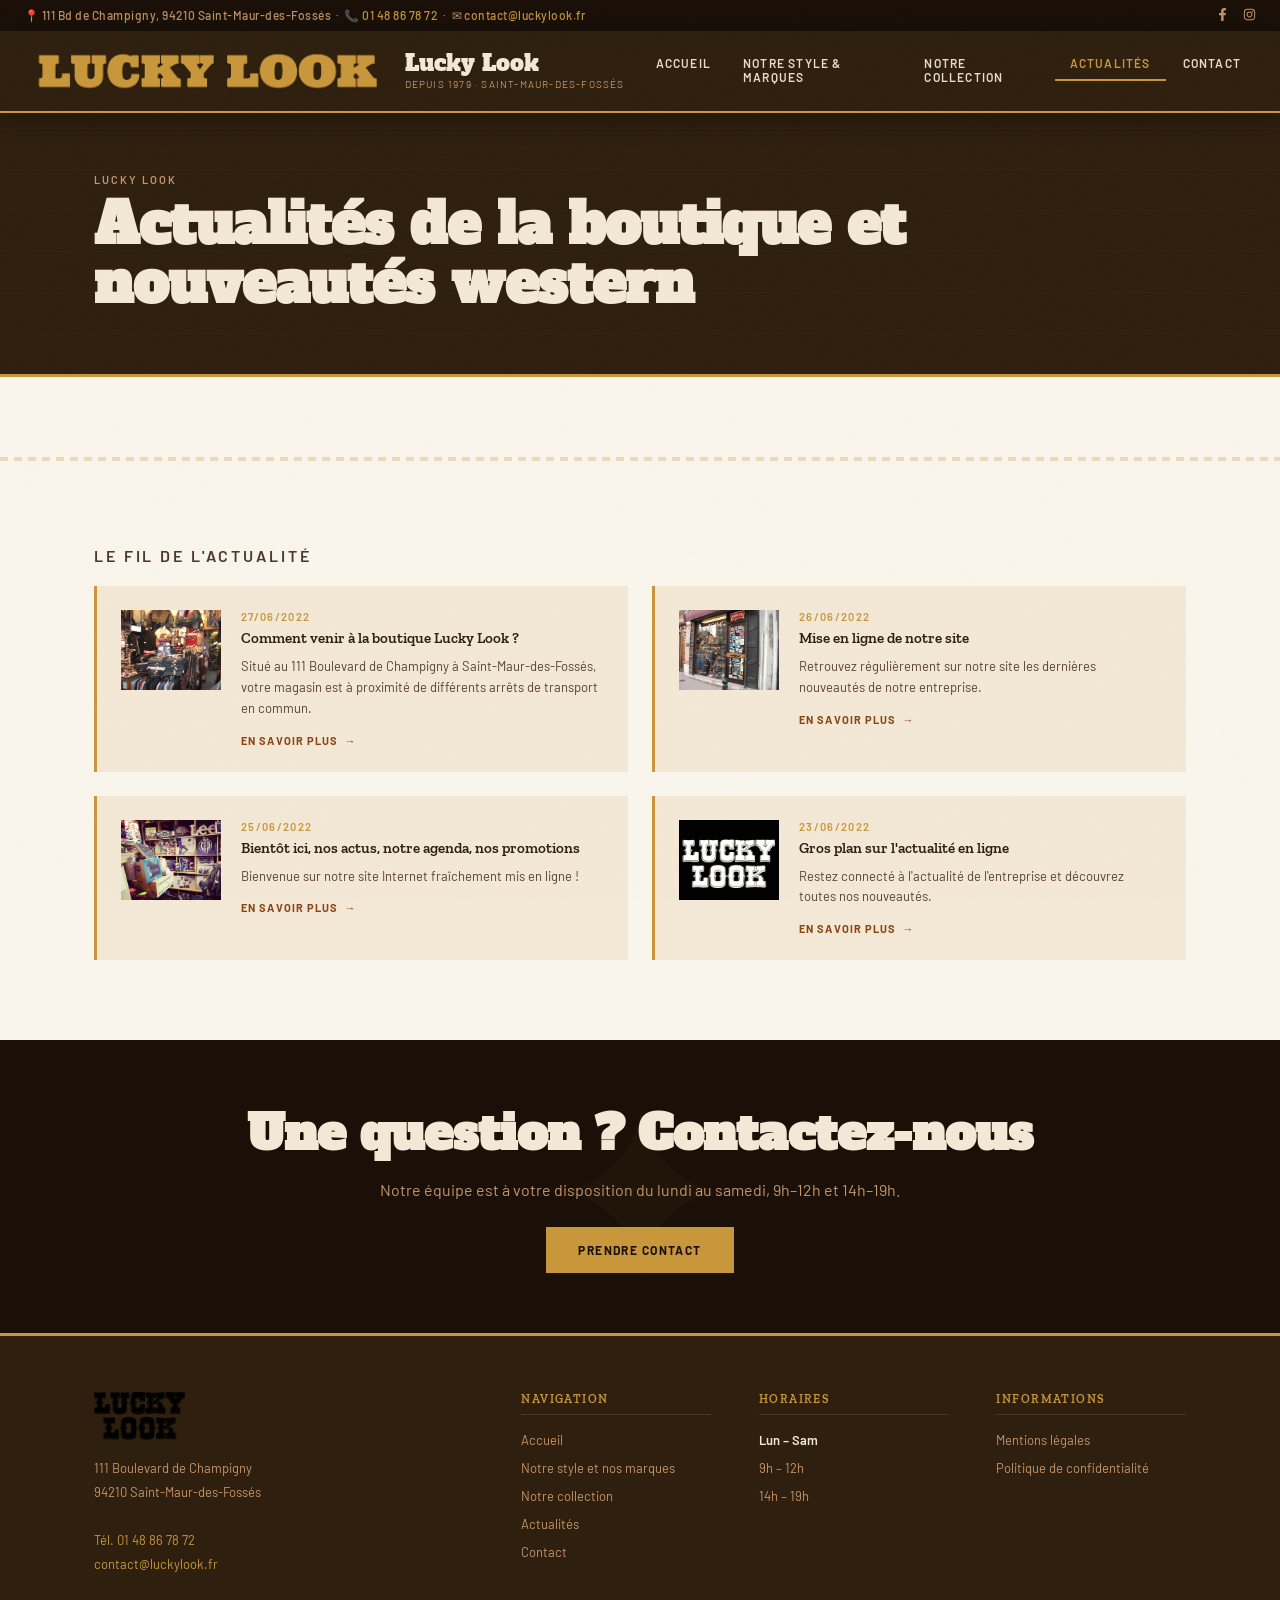
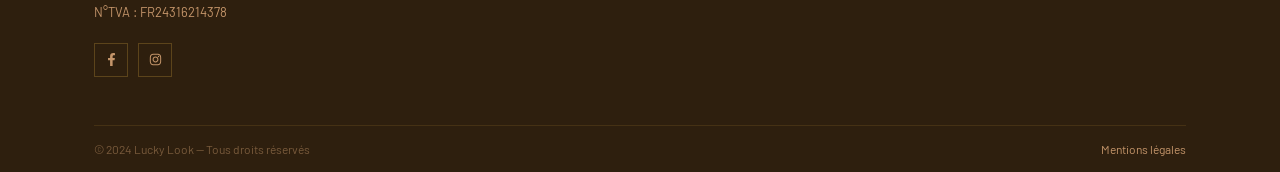
<file: fr/nouveautes-western.html>
<!DOCTYPE html>
<html lang="fr">
<head>
<meta charset="utf-8">
<meta name="viewport" content="width=device-width,initial-scale=1">
<title>Actualités – Lucky Look</title>
<link rel="icon" href="../media/images/favicon.png" type="image/x-icon">
<link rel="preconnect" href="https://fonts.googleapis.com">
<link rel="preconnect" href="https://fonts.gstatic.com" crossorigin>
<link href="https://fonts.googleapis.com/css2?family=Alfa+Slab+One&family=Zilla+Slab:wght@400;600&family=Barlow:wght@300;400;500;600&display=swap" rel="stylesheet">
<style>
  :root{--ink:#1a1008;--bark:#2e1f0e;--leather:#5c3a1e;--rust:#8b4513;--sand:#c4956a;--gold:#c8973b;--parchment:#f2e8d5;--cream:#faf5ec;--smoke:#e8dcc8;--ff-display:'Alfa Slab One',serif;--ff-slab:'Zilla Slab',serif;--ff-body:'Barlow',sans-serif;--ease:cubic-bezier(0.16,1,0.3,1);}
  *,*::before,*::after{margin:0;padding:0;box-sizing:border-box;}
  html{scroll-behavior:smooth;}
  body{font-family:var(--ff-body);background:var(--cream);color:var(--ink);overflow-x:hidden;}
  body::before{content:'';position:fixed;inset:0;background-image:url("data:image/svg+xml,%3Csvg viewBox='0 0 512 512' xmlns='http://www.w3.org/2000/svg'%3E%3Cfilter id='n'%3E%3CfeTurbulence type='fractalNoise' baseFrequency='0.75' numOctaves='4' stitchTiles='stitch'/%3E%3C/filter%3E%3Crect width='100%25' height='100%25' filter='url(%23n)' opacity='0.04'/%3E%3C/svg%3E");pointer-events:none;z-index:9999;opacity:.4;}
  img{display:block;max-width:100%;}
  a{color:inherit;text-decoration:none;}
  .container{max-width:1140px;margin:auto;padding:0 24px;}
  .eyebrow{font-size:11px;font-weight:600;letter-spacing:.18em;text-transform:uppercase;color:var(--gold);margin-bottom:10px;}
  .reveal{opacity:0;transform:translateY(28px);transition:opacity .7s var(--ease),transform .7s var(--ease);}
  .reveal.visible{opacity:1;transform:none;}
  /* TOPBAR */
  .topbar{background:var(--ink);padding:7px 24px;display:flex;justify-content:space-between;align-items:center;flex-wrap:wrap;gap:6px;font-size:12px;font-weight:500;letter-spacing:.04em;color:var(--sand);}
  .topbar a{color:var(--gold);transition:opacity .2s;}.topbar a:hover{opacity:.75;}
  .topbar-social{display:flex;gap:14px;}
  .topbar-social a{color:var(--sand);font-size:14px;transition:color .2s;}.topbar-social a:hover{color:var(--gold);}
  /* HEADER */
  header{position:sticky;top:0;z-index:100;background:var(--bark);border-bottom:2px solid var(--gold);box-shadow:0 4px 24px rgba(0,0,0,.4);}
  .header-inner{display:flex;align-items:center;justify-content:space-between;gap:16px;padding:14px 24px;}
  .logo-wrap{display:flex;align-items:center;gap:14px;flex-shrink:0;}
  .logo-wrap img{height:52px;}
  .logo-name{font-family:var(--ff-display);font-size:22px;color:var(--parchment);line-height:1;}
  .logo-sub{font-size:10px;color:var(--sand);letter-spacing:.12em;text-transform:uppercase;margin-top:4px;}
  nav ul{list-style:none;display:flex;gap:2px;}
  nav ul li a{display:block;padding:9px 15px;font-size:12px;font-weight:600;letter-spacing:.1em;text-transform:uppercase;color:var(--smoke);border-bottom:2px solid transparent;transition:color .2s,border-color .2s;}
  nav ul li a:hover,nav ul li.active a{color:var(--gold);border-bottom-color:var(--gold);}
  .burger{display:none;flex-direction:column;gap:5px;cursor:pointer;padding:4px;}
  .burger span{display:block;width:26px;height:2px;background:var(--parchment);transition:.3s;}
  .mobile-nav{display:none;background:var(--bark);padding:12px 24px 20px;border-top:1px solid rgba(200,151,59,.2);}
  .mobile-nav.open{display:block;}
  .mobile-nav a{display:block;padding:11px 0;font-size:13px;font-weight:600;letter-spacing:.1em;text-transform:uppercase;color:var(--smoke);border-bottom:1px solid rgba(255,255,255,.06);}
  /* PAGE BANNER */
  .page-banner{background:var(--bark);padding:60px 0;position:relative;overflow:hidden;border-bottom:3px solid var(--gold);}
  .page-banner::before{content:'';position:absolute;inset:0;background:repeating-linear-gradient(0deg,transparent,transparent 40px,rgba(255,255,255,.015) 40px,rgba(255,255,255,.015) 41px);}
  .page-banner .container{position:relative;z-index:1;}
  .page-banner .eyebrow{color:var(--sand);}
  .page-banner h1{font-family:var(--ff-display);font-size:clamp(28px,5vw,56px);color:var(--parchment);line-height:1.05;margin-top:8px;}
  /* MAIN CONTENT AREA */
  .page-body{padding:80px 0;background:var(--cream);}
  .page-body::before{content:'';display:block;height:4px;background:repeating-linear-gradient(90deg,var(--gold) 0,var(--gold) 8px,transparent 8px,transparent 14px);opacity:.3;margin-bottom:80px;}
  /* PROSE */
  .prose h1,.prose h2,.prose h3{font-family:var(--ff-slab);color:var(--bark);margin:28px 0 12px;}
  .prose h1{font-size:clamp(22px,3vw,32px);}
  .prose h2{font-size:clamp(18px,2.5vw,26px);padding-bottom:8px;border-bottom:1px solid rgba(200,151,59,.3);}
  .prose h3{font-size:18px;}
  .prose p{font-size:16px;line-height:1.85;color:#4a3828;margin-bottom:16px;}
  .prose strong{color:var(--bark);}
  .prose a{color:var(--rust);font-weight:600;border-bottom:1px solid transparent;transition:border-color .2s;}
  .prose a:hover{border-bottom-color:var(--rust);}
  .prose ul,.prose ol{margin:16px 0 16px 24px;}
  .prose ul li,.prose ol li{font-size:15px;color:#4a3828;line-height:1.8;margin-bottom:6px;}
  .prose img{max-width:380px;width:100%;border-radius:3px;margin:16px auto;box-shadow:0 6px 24px rgba(0,0,0,.12);}
  /* BACK BTN */
  .back-btn{display:inline-flex;align-items:center;gap:8px;background:var(--bark);color:var(--gold);font-size:12px;font-weight:700;letter-spacing:.12em;text-transform:uppercase;padding:11px 22px;border:2px solid var(--gold);margin-top:32px;transition:background .2s,color .2s;}
  .back-btn:hover{background:var(--gold);color:var(--ink);}
  /* FOOTER CTA */
  .footer-cta{background:var(--ink);padding:60px 0;text-align:center;position:relative;overflow:hidden;}
  .footer-cta::before{content:'✦';font-size:240px;position:absolute;top:50%;left:50%;transform:translate(-50%,-50%);color:rgba(200,151,59,.04);pointer-events:none;}
  .footer-cta h2{font-family:var(--ff-display);font-size:clamp(24px,4vw,48px);color:var(--parchment);margin-bottom:14px;position:relative;}
  .footer-cta p{font-size:16px;color:var(--sand);margin-bottom:28px;position:relative;}
  .btn-primary{display:inline-block;background:var(--gold);color:var(--ink);font-size:12px;font-weight:700;letter-spacing:.12em;text-transform:uppercase;padding:14px 30px;border:2px solid var(--gold);transition:background .2s,color .2s;}
  .btn-primary:hover{background:transparent;color:var(--gold);}
  /* FOOTER */
  footer{background:var(--bark);padding:56px 0 0;border-top:3px solid var(--gold);}
  .footer-grid{display:grid;grid-template-columns:2fr 1fr 1fr 1fr;gap:48px;padding-bottom:48px;border-bottom:1px solid rgba(200,151,59,.15);}
  .footer-brand img{height:48px;margin-bottom:16px;}
  .footer-brand p{font-size:13px;color:var(--sand);line-height:1.85;}
  .footer-brand a{color:var(--gold);}
  .footer-col h4{font-family:var(--ff-slab);font-size:12px;font-weight:600;letter-spacing:.12em;text-transform:uppercase;color:var(--gold);margin-bottom:14px;padding-bottom:8px;border-bottom:1px solid rgba(200,151,59,.2);}
  .footer-col ul{list-style:none;}
  .footer-col ul li{margin-bottom:9px;}
  .footer-col ul li a{font-size:13px;color:var(--sand);transition:color .2s;}
  .footer-col ul li a:hover{color:var(--parchment);}
  .footer-bottom{display:flex;justify-content:space-between;align-items:center;padding:16px 0;font-size:12px;color:rgba(196,149,106,.5);flex-wrap:wrap;gap:8px;}
  .footer-bottom a{color:var(--sand);transition:color .2s;}
  .footer-bottom a:hover{color:var(--parchment);}
  .footer-social{display:flex;gap:10px;margin-top:18px;}
  .footer-social a{display:flex;align-items:center;justify-content:center;width:34px;height:34px;border:1px solid rgba(200,151,59,.3);color:var(--sand);transition:border-color .2s,color .2s;}
  .footer-social a:hover{border-color:var(--gold);color:var(--gold);}
  .back-top{position:fixed;bottom:28px;right:28px;width:44px;height:44px;background:var(--gold);color:var(--ink);display:flex;align-items:center;justify-content:center;font-size:18px;cursor:pointer;opacity:0;pointer-events:none;transition:opacity .3s,transform .3s;z-index:50;}
  .back-top.show{opacity:1;pointer-events:auto;}
  .back-top:hover{transform:translateY(-3px);}
  /* RESPONSIVE */
  @media(max-width:1024px){.footer-grid{grid-template-columns:1fr 1fr;}}
  @media(max-width:768px){nav{display:none;}.burger{display:flex;}.footer-grid{grid-template-columns:1fr;}.topbar{justify-content:center;text-align:center;}}
  @media(max-width:480px){.header-inner{padding:12px 16px;}}

  .news-grid{display:grid;grid-template-columns:repeat(2,1fr);gap:24px;margin-top:8px;}
  .news-card{display:flex;gap:20px;align-items:flex-start;padding:24px;background:var(--parchment);border-left:3px solid var(--gold);transition:transform .3s cubic-bezier(.16,1,.3,1),box-shadow .3s;}
  .news-card:hover{transform:translateY(-4px);box-shadow:0 12px 40px rgba(92,58,30,.15);}
  .news-card-img{width:100px;height:80px;object-fit:cover;flex-shrink:0;filter:sepia(.1);}
  .news-card-body{flex:1;}
  .news-card-date{font-size:11px;font-weight:600;letter-spacing:.12em;text-transform:uppercase;color:var(--gold);margin-bottom:5px;}
  .news-card h3{font-family:var(--ff-slab);font-size:15px;font-weight:600;color:var(--bark);line-height:1.4;margin-bottom:7px;}
  .news-card h3 a:hover{color:var(--rust);}
  .news-card p{font-size:13px;color:#5a4030;line-height:1.6;margin-bottom:10px;}
  .news-readmore{font-size:11px;font-weight:700;letter-spacing:.1em;text-transform:uppercase;color:var(--rust);display:inline-flex;align-items:center;gap:6px;}
  .news-readmore::after{content:'→';transition:transform .2s;}
  .news-card:hover .news-readmore::after{transform:translateX(4px);}
  @media(max-width:768px){.news-grid{grid-template-columns:1fr;}}
</style>
</head>
<body>

<div class="topbar">
  <span>📍 111 Bd de Champigny, 94210 Saint-Maur-des-Fossés &nbsp;·&nbsp; 📞 <a href="tel:0148867872">01 48 86 78 72</a> &nbsp;·&nbsp; ✉ <a href="mailto:contact@luckylook.fr">contact@luckylook.fr</a></span>
  <div class="topbar-social">
    <a href="https://www.facebook.com/Lucky-Look-101553676050602" target="_blank"><svg width="13" height="13" viewBox="0 0 320 512" fill="currentColor"><path d="M279.14 288l14.22-92.66h-88.91v-60.13c0-25.35 12.42-50.06 52.24-50.06h40.42V6.26S260.43 0 225.36 0c-73.22 0-121.08 44.38-121.08 124.72v70.62H22.89V288h81.39v224h100.17V288z"/></svg></a>
    <a href="https://www.instagram.com/lucky_look94/" target="_blank"><svg width="13" height="13" viewBox="0 0 448 512" fill="currentColor"><path d="M224.1 141c-63.6 0-114.9 51.3-114.9 114.9s51.3 114.9 114.9 114.9S339 319.5 339 255.9 287.7 141 224.1 141zm0 189.6c-41.1 0-74.7-33.5-74.7-74.7s33.5-74.7 74.7-74.7 74.7 33.5 74.7 74.7-33.6 74.7-74.7 74.7zm146.4-194.3c0 14.9-12 26.8-26.8 26.8-14.9 0-26.8-12-26.8-26.8s12-26.8 26.8-26.8 26.8 12 26.8 26.8zm76.1 27.2c-1.7-35.9-9.9-67.7-36.2-93.9-26.2-26.2-58-34.4-93.9-36.2-37-2.1-147.9-2.1-184.9 0-35.8 1.7-67.6 9.9-93.9 36.1s-34.4 58-36.2 93.9c-2.1 37-2.1 147.9 0 184.9 1.7 35.9 9.9 67.7 36.2 93.9s58 34.4 93.9 36.2c37 2.1 147.9 2.1 184.9 0 35.9-1.7 67.7-9.9 93.9-36.2 26.2-26.2 34.4-58 36.2-93.9 2.1-37 2.1-147.8 0-184.8zM398.8 388c-7.8 19.6-22.9 34.7-42.6 42.6-29.5 11.7-99.5 9-132.1 9s-102.7 2.6-132.1-9c-19.6-7.8-34.7-22.9-42.6-42.6-11.7-29.5-9-99.5-9-132.1s-2.6-102.7 9-132.1c7.8-19.6 22.9-34.7 42.6-42.6 29.5-11.7 99.5-9 132.1-9s102.7-2.6 132.1 9c19.6 7.8 34.7 22.9 42.6 42.6 11.7 29.5 9 99.5 9 132.1s2.7 102.7-9 132.1z"/></svg></a>
  </div>
</div>
<header>
  <div class="header-inner">
    <a href="../index.html" class="logo-wrap">
      <img src="../media/images/logo.png" alt="Lucky Look" onerror="this.style.display='none'">
      <div><div class="logo-name">Lucky Look</div><div class="logo-sub">Depuis 1979 · Saint-Maur-des-Fossés</div></div>
    </a>
    <nav><ul><li><a href="../index.html">Accueil</a></li>
<li><a href="vetement-country.html">Notre style &amp; marques</a></li>
<li><a href="photos-vetements.html">Notre collection</a></li>
<li class="active"><a href="nouveautes-western.html">Actualités</a></li>
<li><a href="boutique-de-vetements.html">Contact</a></li>
</ul></nav>
    <div class="burger" id="burger"><span></span><span></span><span></span></div>
  </div>
  <div class="mobile-nav" id="mobileNav"><a href="../index.html">Accueil</a>
<a href="vetement-country.html">Notre style &amp; marques</a>
<a href="photos-vetements.html">Notre collection</a>
<a href="nouveautes-western.html">Actualités</a>
<a href="boutique-de-vetements.html">Contact</a>
</div>
</header>

<div class="page-banner">
  <div class="container">
    <p class="eyebrow">Lucky Look</p>
    <h1>Actualités de la boutique et nouveautés western</h1>
  </div>
</div>
<div class="page-body">
  <div class="container">
    
<div class="prose reveal"><p class="eyebrow">Le fil de l'actualité</p></div>
<div class="news-grid">
  <div class="news-card reveal">
    <img class="news-card-img" src="../media/images/news/med/11.webp" alt="Comment venir à la boutique Lucky Look ?">
    <div class="news-card-body">
      <div class="news-card-date">27/06/2022</div>
      <h3><a href="comment-venir-a-la-boutique-lucky-look--.html">Comment venir à la boutique Lucky Look ?</a></h3>
      <p>Situé au 111 Boulevard de Champigny à Saint-Maur-des-Fossés, votre magasin est à proximité de différents arrêts de transport en commun.</p>
      <span class="news-readmore">En savoir plus</span>
    </div>
  </div>
  <div class="news-card reveal" style="transition-delay:.1s">
    <img class="news-card-img" src="../media/images/news/med/19.webp" alt="Mise en ligne de notre site">
    <div class="news-card-body">
      <div class="news-card-date">26/06/2022</div>
      <h3><a href="mise-en-ligne-de-notre-site.html">Mise en ligne de notre site</a></h3>
      <p>Retrouvez régulièrement sur notre site les dernières nouveautés de notre entreprise.</p>
      <span class="news-readmore">En savoir plus</span>
    </div>
  </div>
  <div class="news-card reveal" style="transition-delay:.15s">
    <img class="news-card-img" src="../media/images/news/med/20.webp" alt="Nos actus, notre agenda, nos promotions">
    <div class="news-card-body">
      <div class="news-card-date">25/06/2022</div>
      <h3><a href="bientot-ici--nos-actus--notre-agenda--nos-promotions.html">Bientôt ici, nos actus, notre agenda, nos promotions</a></h3>
      <p>Bienvenue sur notre site Internet fraîchement mis en ligne !</p>
      <span class="news-readmore">En savoir plus</span>
    </div>
  </div>
  <div class="news-card reveal" style="transition-delay:.2s">
    <img class="news-card-img" src="../media/images/default-news.png" alt="Actualité en ligne">
    <div class="news-card-body">
      <div class="news-card-date">23/06/2022</div>
      <h3><a href="gros-plan-sur-l-actualite-en-ligne.html">Gros plan sur l'actualité en ligne</a></h3>
      <p>Restez connecté à l'actualité de l'entreprise et découvrez toutes nos nouveautés.</p>
      <span class="news-readmore">En savoir plus</span>
    </div>
  </div>
</div>

  </div>
</div>

<div class="footer-cta">
  <div class="container" style="position:relative;z-index:1">
    <h2>Une question ? Contactez-nous</h2>
    <p>Notre équipe est à votre disposition du lundi au samedi, 9h–12h et 14h–19h.</p>
    <a href="boutique-de-vetements.html" class="btn-primary">Prendre contact</a>
  </div>
</div>
<footer>
  <div class="container">
    <div class="footer-grid">
      <div class="footer-brand">
        <a href="../index.html"><img src="../media/images/footer-logo.png" alt="Lucky Look" onerror="this.style.display='none'"></a>
        <p>111 Boulevard de Champigny<br>94210 Saint-Maur-des-Fossés<br><br>
        <a href="tel:0148867872">Tél. 01 48 86 78 72</a><br>
        <a href="mailto:contact@luckylook.fr">contact@luckylook.fr</a><br><br>
        N°TVA : FR24316214378</p>
        <div class="footer-social">
          <a href="https://www.facebook.com/Lucky-Look-101553676050602" target="_blank"><svg width="13" height="13" viewBox="0 0 320 512" fill="currentColor"><path d="M279.14 288l14.22-92.66h-88.91v-60.13c0-25.35 12.42-50.06 52.24-50.06h40.42V6.26S260.43 0 225.36 0c-73.22 0-121.08 44.38-121.08 124.72v70.62H22.89V288h81.39v224h100.17V288z"/></svg></a>
          <a href="https://www.instagram.com/lucky_look94/" target="_blank"><svg width="13" height="13" viewBox="0 0 448 512" fill="currentColor"><path d="M224.1 141c-63.6 0-114.9 51.3-114.9 114.9s51.3 114.9 114.9 114.9S339 319.5 339 255.9 287.7 141 224.1 141zm0 189.6c-41.1 0-74.7-33.5-74.7-74.7s33.5-74.7 74.7-74.7 74.7 33.5 74.7 74.7-33.6 74.7-74.7 74.7zm146.4-194.3c0 14.9-12 26.8-26.8 26.8-14.9 0-26.8-12-26.8-26.8s12-26.8 26.8-26.8 26.8 12 26.8 26.8zm76.1 27.2c-1.7-35.9-9.9-67.7-36.2-93.9-26.2-26.2-58-34.4-93.9-36.2-37-2.1-147.9-2.1-184.9 0-35.8 1.7-67.6 9.9-93.9 36.1s-34.4 58-36.2 93.9c-2.1 37-2.1 147.9 0 184.9 1.7 35.9 9.9 67.7 36.2 93.9s58 34.4 93.9 36.2c37 2.1 147.9 2.1 184.9 0 35.9-1.7 67.7-9.9 93.9-36.2 26.2-26.2 34.4-58 36.2-93.9 2.1-37 2.1-147.8 0-184.8zM398.8 388c-7.8 19.6-22.9 34.7-42.6 42.6-29.5 11.7-99.5 9-132.1 9s-102.7 2.6-132.1-9c-19.6-7.8-34.7-22.9-42.6-42.6-11.7-29.5-9-99.5-9-132.1s-2.6-102.7 9-132.1c7.8-19.6 22.9-34.7 42.6-42.6 29.5-11.7 99.5-9 132.1-9s102.7-2.6 132.1 9c19.6 7.8 34.7 22.9 42.6 42.6 11.7 29.5 9 99.5 9 132.1s2.7 102.7-9 132.1z"/></svg></a>
        </div>
      </div>
      <div class="footer-col"><h4>Navigation</h4><ul>
        <li><a href="../index.html">Accueil</a></li>
        <li><a href="vetement-country.html">Notre style et nos marques</a></li>
        <li><a href="photos-vetements.html">Notre collection</a></li>
        <li><a href="nouveautes-western.html">Actualités</a></li>
        <li><a href="boutique-de-vetements.html">Contact</a></li>
      </ul></div>
      <div class="footer-col"><h4>Horaires</h4><ul>
        <li><a style="color:var(--parchment);font-weight:600">Lun – Sam</a></li>
        <li><a>9h – 12h</a></li>
        <li><a>14h – 19h</a></li>
      </ul></div>
      <div class="footer-col"><h4>Informations</h4><ul>
        <li><a href="mentions-legales.html">Mentions légales</a></li>
        <li><a href="confidentiality_ws.html">Politique de confidentialité</a></li>
      </ul></div>
    </div>
    <div class="footer-bottom">
      <span>&copy; 2024 Lucky Look — Tous droits réservés</span>
      <a href="mentions-legales.html">Mentions légales</a>
    </div>
  </div>
</footer>
<div class="back-top" id="backTop">↑</div>

<script>
  document.getElementById('burger').addEventListener('click',function(){document.getElementById('mobileNav').classList.toggle('open');});
  const obs=new IntersectionObserver((entries)=>{entries.forEach(e=>{if(e.isIntersecting){e.target.classList.add('visible');obs.unobserve(e.target);}});},{threshold:0.1});
  document.querySelectorAll('.reveal').forEach(el=>obs.observe(el));
  const bt=document.getElementById('backTop');
  bt.addEventListener('click',()=>window.scrollTo({top:0,behavior:'smooth'}));
  window.addEventListener('scroll',()=>bt.classList.toggle('show',window.scrollY>400));
</script>
</body>
</html>
</file>
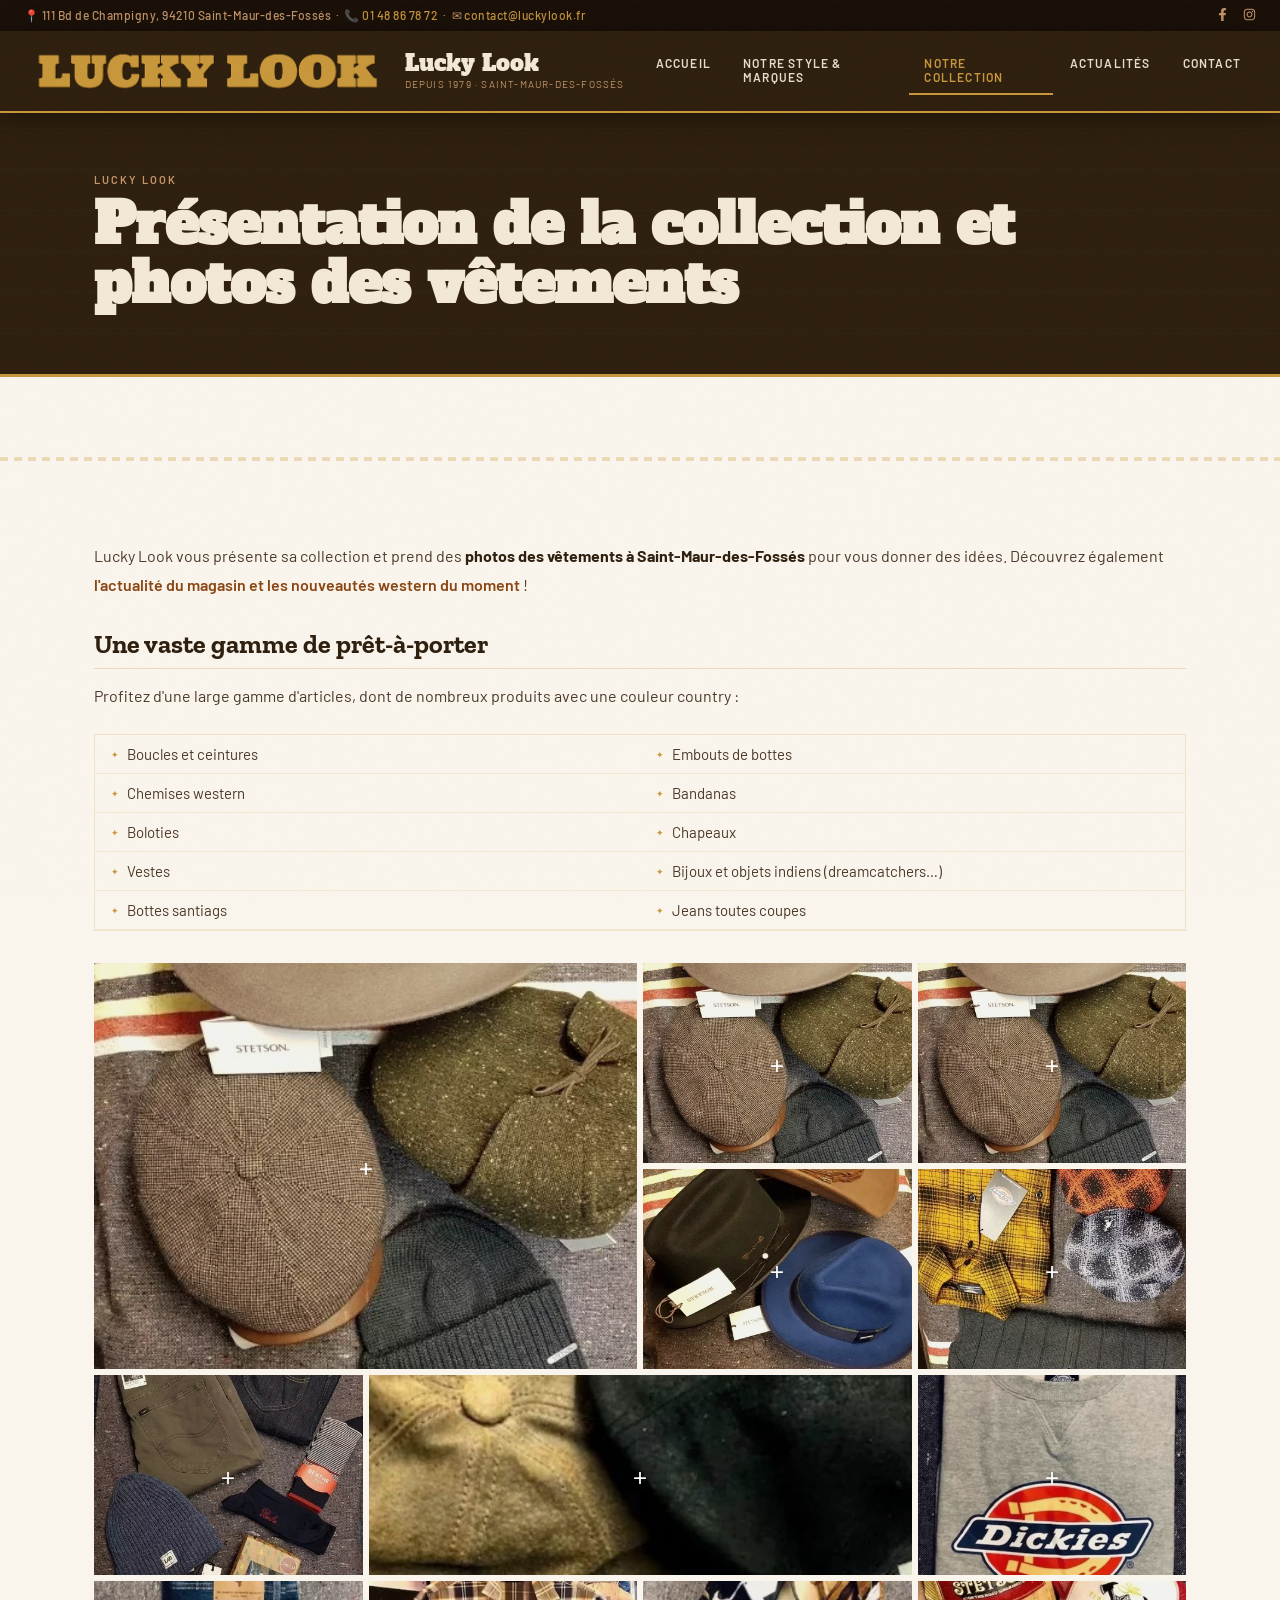
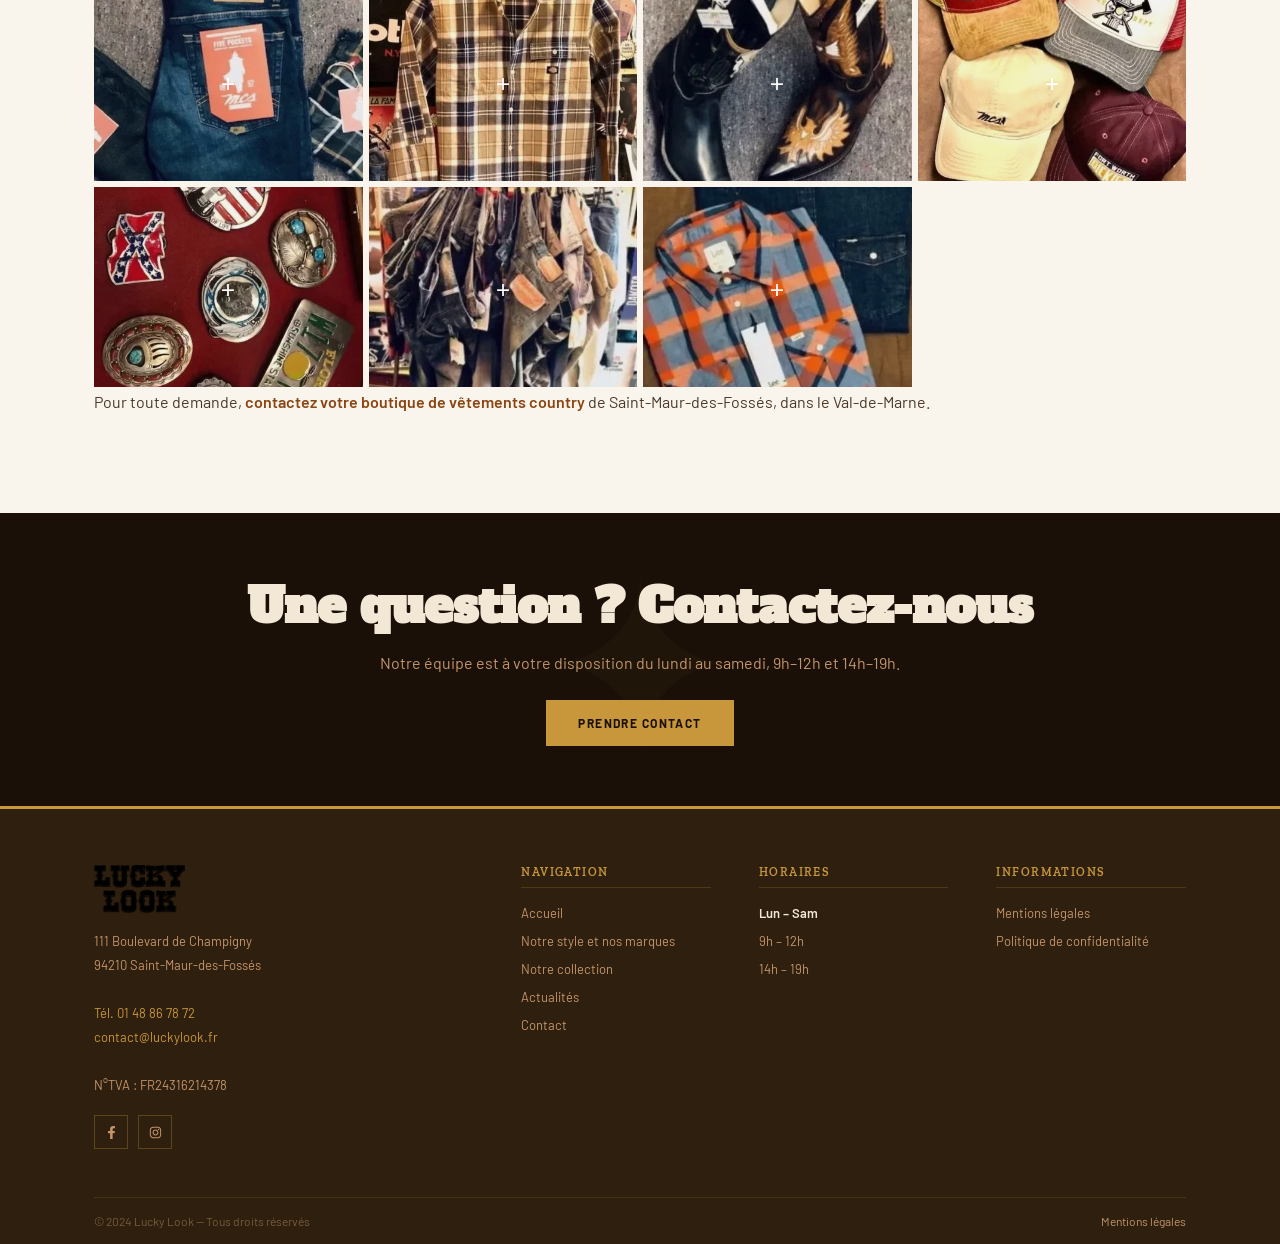
<file: fr/photos-vetements.html>
<!DOCTYPE html>
<html lang="fr">
<head>
<meta charset="utf-8">
<meta name="viewport" content="width=device-width,initial-scale=1">
<title>Photos vêtements – Lucky Look</title>
<link rel="icon" href="../media/images/favicon.png" type="image/x-icon">
<link rel="preconnect" href="https://fonts.googleapis.com">
<link rel="preconnect" href="https://fonts.gstatic.com" crossorigin>
<link href="https://fonts.googleapis.com/css2?family=Alfa+Slab+One&family=Zilla+Slab:wght@400;600&family=Barlow:wght@300;400;500;600&display=swap" rel="stylesheet">
<style>
  :root{--ink:#1a1008;--bark:#2e1f0e;--leather:#5c3a1e;--rust:#8b4513;--sand:#c4956a;--gold:#c8973b;--parchment:#f2e8d5;--cream:#faf5ec;--smoke:#e8dcc8;--ff-display:'Alfa Slab One',serif;--ff-slab:'Zilla Slab',serif;--ff-body:'Barlow',sans-serif;--ease:cubic-bezier(0.16,1,0.3,1);}
  *,*::before,*::after{margin:0;padding:0;box-sizing:border-box;}
  html{scroll-behavior:smooth;}
  body{font-family:var(--ff-body);background:var(--cream);color:var(--ink);overflow-x:hidden;}
  body::before{content:'';position:fixed;inset:0;background-image:url("data:image/svg+xml,%3Csvg viewBox='0 0 512 512' xmlns='http://www.w3.org/2000/svg'%3E%3Cfilter id='n'%3E%3CfeTurbulence type='fractalNoise' baseFrequency='0.75' numOctaves='4' stitchTiles='stitch'/%3E%3C/filter%3E%3Crect width='100%25' height='100%25' filter='url(%23n)' opacity='0.04'/%3E%3C/svg%3E");pointer-events:none;z-index:9999;opacity:.4;}
  img{display:block;max-width:100%;}
  a{color:inherit;text-decoration:none;}
  .container{max-width:1140px;margin:auto;padding:0 24px;}
  .eyebrow{font-size:11px;font-weight:600;letter-spacing:.18em;text-transform:uppercase;color:var(--gold);margin-bottom:10px;}
  .reveal{opacity:0;transform:translateY(28px);transition:opacity .7s var(--ease),transform .7s var(--ease);}
  .reveal.visible{opacity:1;transform:none;}
  /* TOPBAR */
  .topbar{background:var(--ink);padding:7px 24px;display:flex;justify-content:space-between;align-items:center;flex-wrap:wrap;gap:6px;font-size:12px;font-weight:500;letter-spacing:.04em;color:var(--sand);}
  .topbar a{color:var(--gold);transition:opacity .2s;}.topbar a:hover{opacity:.75;}
  .topbar-social{display:flex;gap:14px;}
  .topbar-social a{color:var(--sand);font-size:14px;transition:color .2s;}.topbar-social a:hover{color:var(--gold);}
  /* HEADER */
  header{position:sticky;top:0;z-index:100;background:var(--bark);border-bottom:2px solid var(--gold);box-shadow:0 4px 24px rgba(0,0,0,.4);}
  .header-inner{display:flex;align-items:center;justify-content:space-between;gap:16px;padding:14px 24px;}
  .logo-wrap{display:flex;align-items:center;gap:14px;flex-shrink:0;}
  .logo-wrap img{height:52px;}
  .logo-name{font-family:var(--ff-display);font-size:22px;color:var(--parchment);line-height:1;}
  .logo-sub{font-size:10px;color:var(--sand);letter-spacing:.12em;text-transform:uppercase;margin-top:4px;}
  nav ul{list-style:none;display:flex;gap:2px;}
  nav ul li a{display:block;padding:9px 15px;font-size:12px;font-weight:600;letter-spacing:.1em;text-transform:uppercase;color:var(--smoke);border-bottom:2px solid transparent;transition:color .2s,border-color .2s;}
  nav ul li a:hover,nav ul li.active a{color:var(--gold);border-bottom-color:var(--gold);}
  .burger{display:none;flex-direction:column;gap:5px;cursor:pointer;padding:4px;}
  .burger span{display:block;width:26px;height:2px;background:var(--parchment);transition:.3s;}
  .mobile-nav{display:none;background:var(--bark);padding:12px 24px 20px;border-top:1px solid rgba(200,151,59,.2);}
  .mobile-nav.open{display:block;}
  .mobile-nav a{display:block;padding:11px 0;font-size:13px;font-weight:600;letter-spacing:.1em;text-transform:uppercase;color:var(--smoke);border-bottom:1px solid rgba(255,255,255,.06);}
  /* PAGE BANNER */
  .page-banner{background:var(--bark);padding:60px 0;position:relative;overflow:hidden;border-bottom:3px solid var(--gold);}
  .page-banner::before{content:'';position:absolute;inset:0;background:repeating-linear-gradient(0deg,transparent,transparent 40px,rgba(255,255,255,.015) 40px,rgba(255,255,255,.015) 41px);}
  .page-banner .container{position:relative;z-index:1;}
  .page-banner .eyebrow{color:var(--sand);}
  .page-banner h1{font-family:var(--ff-display);font-size:clamp(28px,5vw,56px);color:var(--parchment);line-height:1.05;margin-top:8px;}
  /* MAIN CONTENT AREA */
  .page-body{padding:80px 0;background:var(--cream);}
  .page-body::before{content:'';display:block;height:4px;background:repeating-linear-gradient(90deg,var(--gold) 0,var(--gold) 8px,transparent 8px,transparent 14px);opacity:.3;margin-bottom:80px;}
  /* PROSE */
  .prose h1,.prose h2,.prose h3{font-family:var(--ff-slab);color:var(--bark);margin:28px 0 12px;}
  .prose h1{font-size:clamp(22px,3vw,32px);}
  .prose h2{font-size:clamp(18px,2.5vw,26px);padding-bottom:8px;border-bottom:1px solid rgba(200,151,59,.3);}
  .prose h3{font-size:18px;}
  .prose p{font-size:16px;line-height:1.85;color:#4a3828;margin-bottom:16px;}
  .prose strong{color:var(--bark);}
  .prose a{color:var(--rust);font-weight:600;border-bottom:1px solid transparent;transition:border-color .2s;}
  .prose a:hover{border-bottom-color:var(--rust);}
  .prose ul,.prose ol{margin:16px 0 16px 24px;}
  .prose ul li,.prose ol li{font-size:15px;color:#4a3828;line-height:1.8;margin-bottom:6px;}
  .prose img{max-width:380px;width:100%;border-radius:3px;margin:16px auto;box-shadow:0 6px 24px rgba(0,0,0,.12);}
  /* BACK BTN */
  .back-btn{display:inline-flex;align-items:center;gap:8px;background:var(--bark);color:var(--gold);font-size:12px;font-weight:700;letter-spacing:.12em;text-transform:uppercase;padding:11px 22px;border:2px solid var(--gold);margin-top:32px;transition:background .2s,color .2s;}
  .back-btn:hover{background:var(--gold);color:var(--ink);}
  /* FOOTER CTA */
  .footer-cta{background:var(--ink);padding:60px 0;text-align:center;position:relative;overflow:hidden;}
  .footer-cta::before{content:'✦';font-size:240px;position:absolute;top:50%;left:50%;transform:translate(-50%,-50%);color:rgba(200,151,59,.04);pointer-events:none;}
  .footer-cta h2{font-family:var(--ff-display);font-size:clamp(24px,4vw,48px);color:var(--parchment);margin-bottom:14px;position:relative;}
  .footer-cta p{font-size:16px;color:var(--sand);margin-bottom:28px;position:relative;}
  .btn-primary{display:inline-block;background:var(--gold);color:var(--ink);font-size:12px;font-weight:700;letter-spacing:.12em;text-transform:uppercase;padding:14px 30px;border:2px solid var(--gold);transition:background .2s,color .2s;}
  .btn-primary:hover{background:transparent;color:var(--gold);}
  /* FOOTER */
  footer{background:var(--bark);padding:56px 0 0;border-top:3px solid var(--gold);}
  .footer-grid{display:grid;grid-template-columns:2fr 1fr 1fr 1fr;gap:48px;padding-bottom:48px;border-bottom:1px solid rgba(200,151,59,.15);}
  .footer-brand img{height:48px;margin-bottom:16px;}
  .footer-brand p{font-size:13px;color:var(--sand);line-height:1.85;}
  .footer-brand a{color:var(--gold);}
  .footer-col h4{font-family:var(--ff-slab);font-size:12px;font-weight:600;letter-spacing:.12em;text-transform:uppercase;color:var(--gold);margin-bottom:14px;padding-bottom:8px;border-bottom:1px solid rgba(200,151,59,.2);}
  .footer-col ul{list-style:none;}
  .footer-col ul li{margin-bottom:9px;}
  .footer-col ul li a{font-size:13px;color:var(--sand);transition:color .2s;}
  .footer-col ul li a:hover{color:var(--parchment);}
  .footer-bottom{display:flex;justify-content:space-between;align-items:center;padding:16px 0;font-size:12px;color:rgba(196,149,106,.5);flex-wrap:wrap;gap:8px;}
  .footer-bottom a{color:var(--sand);transition:color .2s;}
  .footer-bottom a:hover{color:var(--parchment);}
  .footer-social{display:flex;gap:10px;margin-top:18px;}
  .footer-social a{display:flex;align-items:center;justify-content:center;width:34px;height:34px;border:1px solid rgba(200,151,59,.3);color:var(--sand);transition:border-color .2s,color .2s;}
  .footer-social a:hover{border-color:var(--gold);color:var(--gold);}
  .back-top{position:fixed;bottom:28px;right:28px;width:44px;height:44px;background:var(--gold);color:var(--ink);display:flex;align-items:center;justify-content:center;font-size:18px;cursor:pointer;opacity:0;pointer-events:none;transition:opacity .3s,transform .3s;z-index:50;}
  .back-top.show{opacity:1;pointer-events:auto;}
  .back-top:hover{transform:translateY(-3px);}
  /* RESPONSIVE */
  @media(max-width:1024px){.footer-grid{grid-template-columns:1fr 1fr;}}
  @media(max-width:768px){nav{display:none;}.burger{display:flex;}.footer-grid{grid-template-columns:1fr;}.topbar{justify-content:center;text-align:center;}}
  @media(max-width:480px){.header-inner{padding:12px 16px;}}

  .gallery-masonry{display:grid;grid-template-columns:repeat(4,1fr);grid-auto-rows:200px;gap:6px;margin-top:32px;}
  .gallery-masonry a{display:block;overflow:hidden;position:relative;}
  .gallery-masonry a:nth-child(1){grid-column:span 2;grid-row:span 2;}
  .gallery-masonry a:nth-child(7){grid-column:span 2;}
  .gallery-masonry img{width:100%;height:100%;object-fit:cover;transition:transform .5s cubic-bezier(.16,1,.3,1),filter .4s;filter:sepia(.1) brightness(.95);}
  .gallery-masonry a:hover img{transform:scale(1.07);filter:sepia(0) brightness(1);}
  .gallery-masonry a::after{content:'+';position:absolute;inset:0;background:rgba(200,151,59,0);display:flex;align-items:center;justify-content:center;font-size:28px;color:#fff;transition:background .3s;}
  .gallery-masonry a:hover::after{background:rgba(200,151,59,.22);}
  .items-list{display:grid;grid-template-columns:1fr 1fr;gap:0;border:1px solid rgba(200,151,59,.2);margin:24px 0;}
  .items-list li{list-style:none;padding:10px 16px;border-bottom:1px solid rgba(200,151,59,.15);font-size:15px;color:#4a3828;display:flex;align-items:center;gap:8px;}
  .items-list li::before{content:'✦';color:var(--gold);font-size:9px;flex-shrink:0;}
  @media(max-width:768px){.gallery-masonry{grid-template-columns:repeat(2,1fr);grid-auto-rows:130px;}.gallery-masonry a:nth-child(1){grid-column:span 2;grid-row:span 1;}.items-list{grid-template-columns:1fr;}}
</style>
</head>
<body>

<div class="topbar">
  <span>📍 111 Bd de Champigny, 94210 Saint-Maur-des-Fossés &nbsp;·&nbsp; 📞 <a href="tel:0148867872">01 48 86 78 72</a> &nbsp;·&nbsp; ✉ <a href="mailto:contact@luckylook.fr">contact@luckylook.fr</a></span>
  <div class="topbar-social">
    <a href="https://www.facebook.com/Lucky-Look-101553676050602" target="_blank"><svg width="13" height="13" viewBox="0 0 320 512" fill="currentColor"><path d="M279.14 288l14.22-92.66h-88.91v-60.13c0-25.35 12.42-50.06 52.24-50.06h40.42V6.26S260.43 0 225.36 0c-73.22 0-121.08 44.38-121.08 124.72v70.62H22.89V288h81.39v224h100.17V288z"/></svg></a>
    <a href="https://www.instagram.com/lucky_look94/" target="_blank"><svg width="13" height="13" viewBox="0 0 448 512" fill="currentColor"><path d="M224.1 141c-63.6 0-114.9 51.3-114.9 114.9s51.3 114.9 114.9 114.9S339 319.5 339 255.9 287.7 141 224.1 141zm0 189.6c-41.1 0-74.7-33.5-74.7-74.7s33.5-74.7 74.7-74.7 74.7 33.5 74.7 74.7-33.6 74.7-74.7 74.7zm146.4-194.3c0 14.9-12 26.8-26.8 26.8-14.9 0-26.8-12-26.8-26.8s12-26.8 26.8-26.8 26.8 12 26.8 26.8zm76.1 27.2c-1.7-35.9-9.9-67.7-36.2-93.9-26.2-26.2-58-34.4-93.9-36.2-37-2.1-147.9-2.1-184.9 0-35.8 1.7-67.6 9.9-93.9 36.1s-34.4 58-36.2 93.9c-2.1 37-2.1 147.9 0 184.9 1.7 35.9 9.9 67.7 36.2 93.9s58 34.4 93.9 36.2c37 2.1 147.9 2.1 184.9 0 35.9-1.7 67.7-9.9 93.9-36.2 26.2-26.2 34.4-58 36.2-93.9 2.1-37 2.1-147.8 0-184.8zM398.8 388c-7.8 19.6-22.9 34.7-42.6 42.6-29.5 11.7-99.5 9-132.1 9s-102.7 2.6-132.1-9c-19.6-7.8-34.7-22.9-42.6-42.6-11.7-29.5-9-99.5-9-132.1s-2.6-102.7 9-132.1c7.8-19.6 22.9-34.7 42.6-42.6 29.5-11.7 99.5-9 132.1-9s102.7-2.6 132.1 9c19.6 7.8 34.7 22.9 42.6 42.6 11.7 29.5 9 99.5 9 132.1s2.7 102.7-9 132.1z"/></svg></a>
  </div>
</div>
<header>
  <div class="header-inner">
    <a href="../index.html" class="logo-wrap">
      <img src="../media/images/logo.png" alt="Lucky Look" onerror="this.style.display='none'">
      <div><div class="logo-name">Lucky Look</div><div class="logo-sub">Depuis 1979 · Saint-Maur-des-Fossés</div></div>
    </a>
    <nav><ul><li><a href="../index.html">Accueil</a></li>
<li><a href="vetement-country.html">Notre style &amp; marques</a></li>
<li class="active"><a href="photos-vetements.html">Notre collection</a></li>
<li><a href="nouveautes-western.html">Actualités</a></li>
<li><a href="boutique-de-vetements.html">Contact</a></li>
</ul></nav>
    <div class="burger" id="burger"><span></span><span></span><span></span></div>
  </div>
  <div class="mobile-nav" id="mobileNav"><a href="../index.html">Accueil</a>
<a href="vetement-country.html">Notre style &amp; marques</a>
<a href="photos-vetements.html">Notre collection</a>
<a href="nouveautes-western.html">Actualités</a>
<a href="boutique-de-vetements.html">Contact</a>
</div>
</header>

<div class="page-banner">
  <div class="container">
    <p class="eyebrow">Lucky Look</p>
    <h1>Présentation de la collection et photos des vêtements</h1>
  </div>
</div>
<div class="page-body">
  <div class="container">
    
<div class="prose reveal">
  <p>Lucky Look vous présente sa collection et prend des <strong>photos des vêtements à Saint-Maur-des-Fossés</strong> pour vous donner des idées. Découvrez également <a href="nouveautes-western.html">l'actualité du magasin et les nouveautés western du moment</a> !</p>
  <h2>Une vaste gamme de prêt-à-porter</h2>
  <p>Profitez d'une large gamme d'articles, dont de nombreux produits avec une couleur country :</p>
</div>
<ul class="items-list reveal" style="transition-delay:.1s">
  <li>Boucles et ceintures</li><li>Embouts de bottes</li>
  <li>Chemises western</li><li>Bandanas</li>
  <li>Boloties</li><li>Chapeaux</li>
  <li>Vestes</li><li>Bijoux et objets indiens (dreamcatchers…)</li>
  <li>Bottes santiags</li><li>Jeans toutes coupes</li>
</ul>
<div class="gallery-masonry reveal" style="transition-delay:.15s">
  <a href="../media/images/gallery/12/big/51.jpg"><img src="../media/images/gallery/12/thumb/51.jpg" alt="Lucky Look"></a>
  <a href="../media/images/gallery/12/big/50.jpg"><img src="../media/images/gallery/12/thumb/50.jpg" alt="Lucky Look"></a>
  <a href="../media/images/gallery/12/big/49.jpg"><img src="../media/images/gallery/12/thumb/49.jpg" alt="Lucky Look"></a>
  <a href="../media/images/gallery/12/big/48.jpg"><img src="../media/images/gallery/12/thumb/48.jpg" alt="Lucky Look"></a>
  <a href="../media/images/gallery/12/big/47.jpg"><img src="../media/images/gallery/12/thumb/47.jpg" alt="Lucky Look"></a>
  <a href="../media/images/gallery/12/big/46.jpg"><img src="../media/images/gallery/12/thumb/46.jpg" alt="Lucky Look"></a>
  <a href="../media/images/gallery/12/big/45.jpg"><img src="../media/images/gallery/12/thumb/45.jpg" alt="Lucky Look - Saint-Maur-des-Fossés"></a>
  <a href="../media/images/gallery/12/big/44.jpg"><img src="../media/images/gallery/12/thumb/44.jpg" alt="Lucky Look - Saint-Maur-des-Fossés"></a>
  <a href="../media/images/gallery/12/big/43.jpg"><img src="../media/images/gallery/12/thumb/43.jpg" alt="Lucky Look - Saint-Maur-des-Fossés"></a>
  <a href="../media/images/gallery/12/big/42.jpg"><img src="../media/images/gallery/12/thumb/42.jpg" alt="Lucky Look - Saint-Maur-des-Fossés"></a>
  <a href="../media/images/gallery/12/big/41.jpg"><img src="../media/images/gallery/12/thumb/41.jpg" alt="Lucky Look - Saint-Maur-des-Fossés"></a>
  <a href="../media/images/gallery/12/big/40.jpg"><img src="../media/images/gallery/12/thumb/40.jpg" alt="Lucky Look - Saint-Maur-des-Fossés"></a>
  <a href="../media/images/gallery/12/big/39.jpg"><img src="../media/images/gallery/12/thumb/39.jpg" alt="Lucky Look - Saint-Maur-des-Fossés"></a>
  <a href="../media/images/gallery/12/big/38.jpg"><img src="../media/images/gallery/12/thumb/38.jpg" alt="Lucky Look - Saint-Maur-des-Fossés"></a>
  <a href="../media/images/gallery/12/big/37.jpg"><img src="../media/images/gallery/12/thumb/37.jpg" alt="Lucky Look - Saint-Maur-des-Fossés"></a>
</div>
<div class="prose reveal" style="transition-delay:.2s">
  <p>Pour toute demande, <a href="boutique-de-vetements.html">contactez votre boutique de vêtements country</a> de Saint-Maur-des-Fossés, dans le Val-de-Marne.</p>
</div>

  </div>
</div>

<div class="footer-cta">
  <div class="container" style="position:relative;z-index:1">
    <h2>Une question ? Contactez-nous</h2>
    <p>Notre équipe est à votre disposition du lundi au samedi, 9h–12h et 14h–19h.</p>
    <a href="boutique-de-vetements.html" class="btn-primary">Prendre contact</a>
  </div>
</div>
<footer>
  <div class="container">
    <div class="footer-grid">
      <div class="footer-brand">
        <a href="../index.html"><img src="../media/images/footer-logo.png" alt="Lucky Look" onerror="this.style.display='none'"></a>
        <p>111 Boulevard de Champigny<br>94210 Saint-Maur-des-Fossés<br><br>
        <a href="tel:0148867872">Tél. 01 48 86 78 72</a><br>
        <a href="mailto:contact@luckylook.fr">contact@luckylook.fr</a><br><br>
        N°TVA : FR24316214378</p>
        <div class="footer-social">
          <a href="https://www.facebook.com/Lucky-Look-101553676050602" target="_blank"><svg width="13" height="13" viewBox="0 0 320 512" fill="currentColor"><path d="M279.14 288l14.22-92.66h-88.91v-60.13c0-25.35 12.42-50.06 52.24-50.06h40.42V6.26S260.43 0 225.36 0c-73.22 0-121.08 44.38-121.08 124.72v70.62H22.89V288h81.39v224h100.17V288z"/></svg></a>
          <a href="https://www.instagram.com/lucky_look94/" target="_blank"><svg width="13" height="13" viewBox="0 0 448 512" fill="currentColor"><path d="M224.1 141c-63.6 0-114.9 51.3-114.9 114.9s51.3 114.9 114.9 114.9S339 319.5 339 255.9 287.7 141 224.1 141zm0 189.6c-41.1 0-74.7-33.5-74.7-74.7s33.5-74.7 74.7-74.7 74.7 33.5 74.7 74.7-33.6 74.7-74.7 74.7zm146.4-194.3c0 14.9-12 26.8-26.8 26.8-14.9 0-26.8-12-26.8-26.8s12-26.8 26.8-26.8 26.8 12 26.8 26.8zm76.1 27.2c-1.7-35.9-9.9-67.7-36.2-93.9-26.2-26.2-58-34.4-93.9-36.2-37-2.1-147.9-2.1-184.9 0-35.8 1.7-67.6 9.9-93.9 36.1s-34.4 58-36.2 93.9c-2.1 37-2.1 147.9 0 184.9 1.7 35.9 9.9 67.7 36.2 93.9s58 34.4 93.9 36.2c37 2.1 147.9 2.1 184.9 0 35.9-1.7 67.7-9.9 93.9-36.2 26.2-26.2 34.4-58 36.2-93.9 2.1-37 2.1-147.8 0-184.8zM398.8 388c-7.8 19.6-22.9 34.7-42.6 42.6-29.5 11.7-99.5 9-132.1 9s-102.7 2.6-132.1-9c-19.6-7.8-34.7-22.9-42.6-42.6-11.7-29.5-9-99.5-9-132.1s-2.6-102.7 9-132.1c7.8-19.6 22.9-34.7 42.6-42.6 29.5-11.7 99.5-9 132.1-9s102.7-2.6 132.1 9c19.6 7.8 34.7 22.9 42.6 42.6 11.7 29.5 9 99.5 9 132.1s2.7 102.7-9 132.1z"/></svg></a>
        </div>
      </div>
      <div class="footer-col"><h4>Navigation</h4><ul>
        <li><a href="../index.html">Accueil</a></li>
        <li><a href="vetement-country.html">Notre style et nos marques</a></li>
        <li><a href="photos-vetements.html">Notre collection</a></li>
        <li><a href="nouveautes-western.html">Actualités</a></li>
        <li><a href="boutique-de-vetements.html">Contact</a></li>
      </ul></div>
      <div class="footer-col"><h4>Horaires</h4><ul>
        <li><a style="color:var(--parchment);font-weight:600">Lun – Sam</a></li>
        <li><a>9h – 12h</a></li>
        <li><a>14h – 19h</a></li>
      </ul></div>
      <div class="footer-col"><h4>Informations</h4><ul>
        <li><a href="mentions-legales.html">Mentions légales</a></li>
        <li><a href="confidentiality_ws.html">Politique de confidentialité</a></li>
      </ul></div>
    </div>
    <div class="footer-bottom">
      <span>&copy; 2024 Lucky Look — Tous droits réservés</span>
      <a href="mentions-legales.html">Mentions légales</a>
    </div>
  </div>
</footer>
<div class="back-top" id="backTop">↑</div>

<script>
  document.getElementById('burger').addEventListener('click',function(){document.getElementById('mobileNav').classList.toggle('open');});
  const obs=new IntersectionObserver((entries)=>{entries.forEach(e=>{if(e.isIntersecting){e.target.classList.add('visible');obs.unobserve(e.target);}});},{threshold:0.1});
  document.querySelectorAll('.reveal').forEach(el=>obs.observe(el));
  const bt=document.getElementById('backTop');
  bt.addEventListener('click',()=>window.scrollTo({top:0,behavior:'smooth'}));
  window.addEventListener('scroll',()=>bt.classList.toggle('show',window.scrollY>400));
</script>
</body>
</html>
</file>
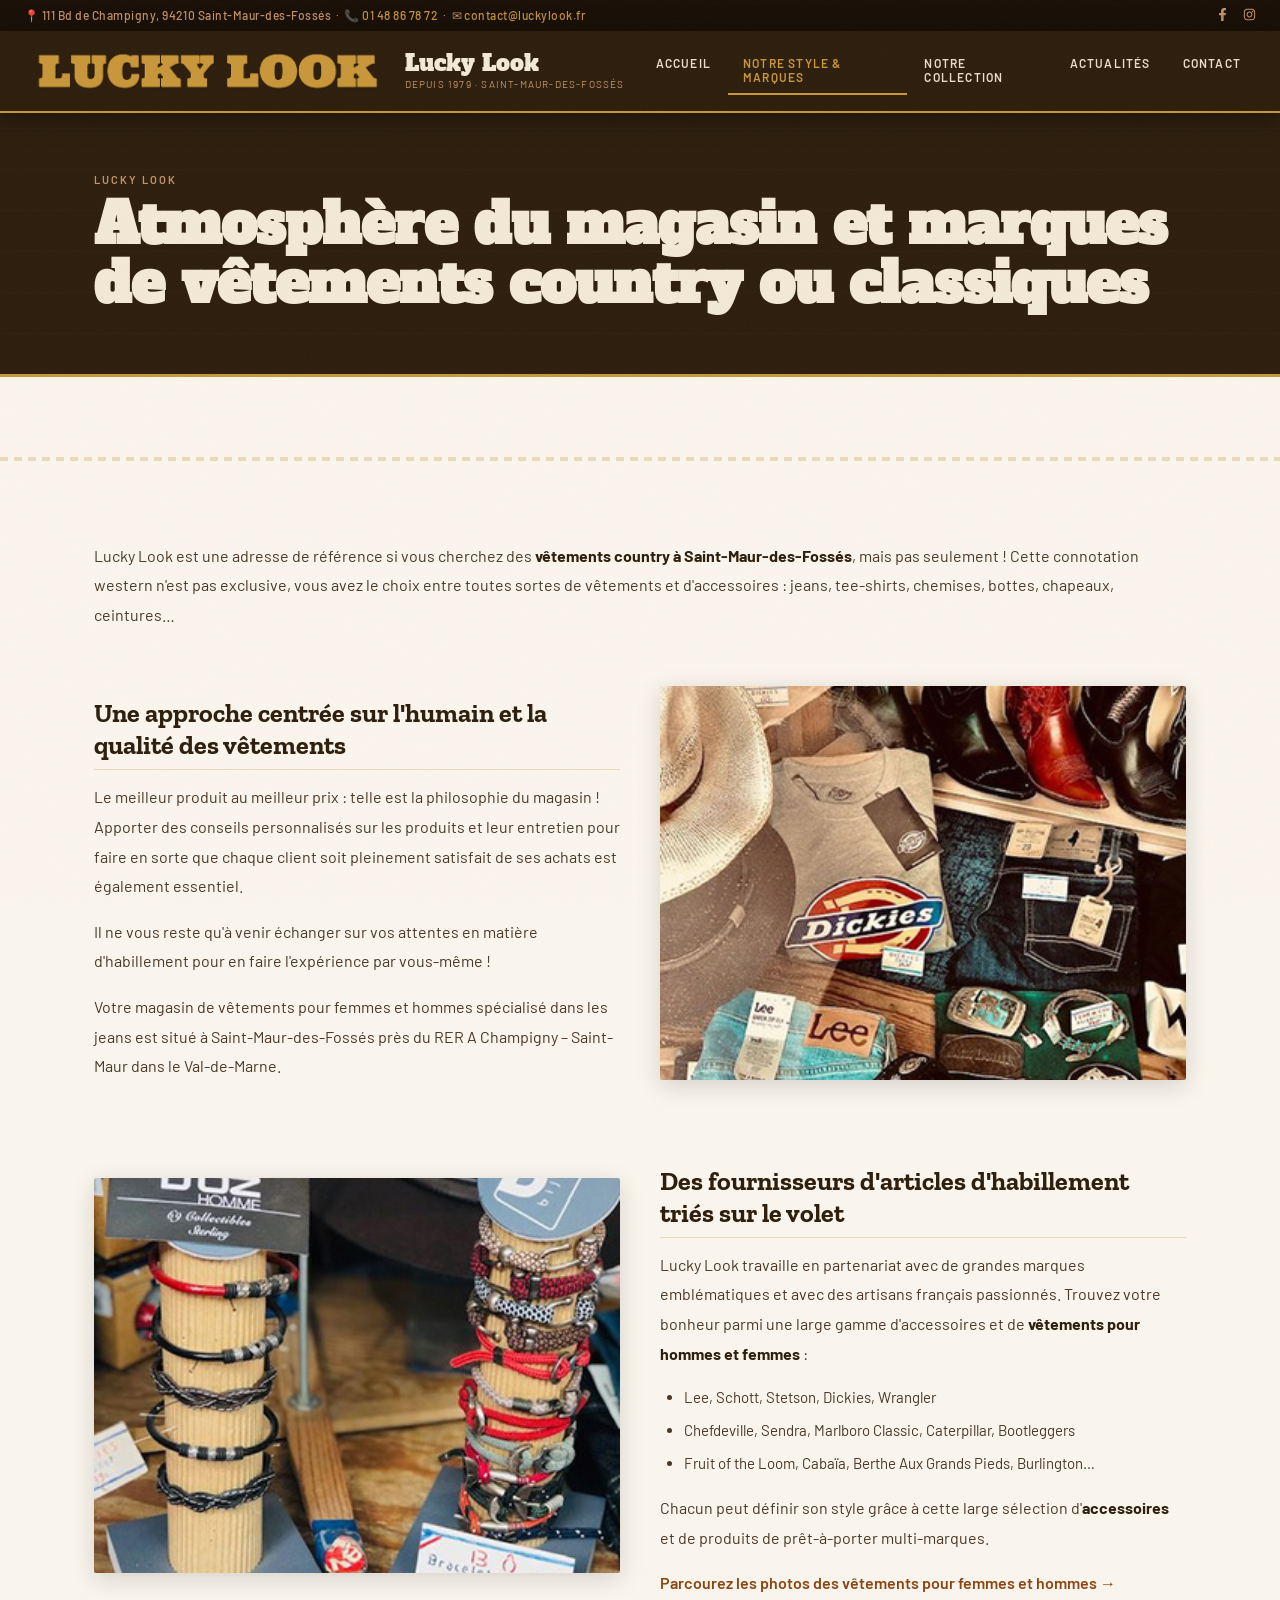
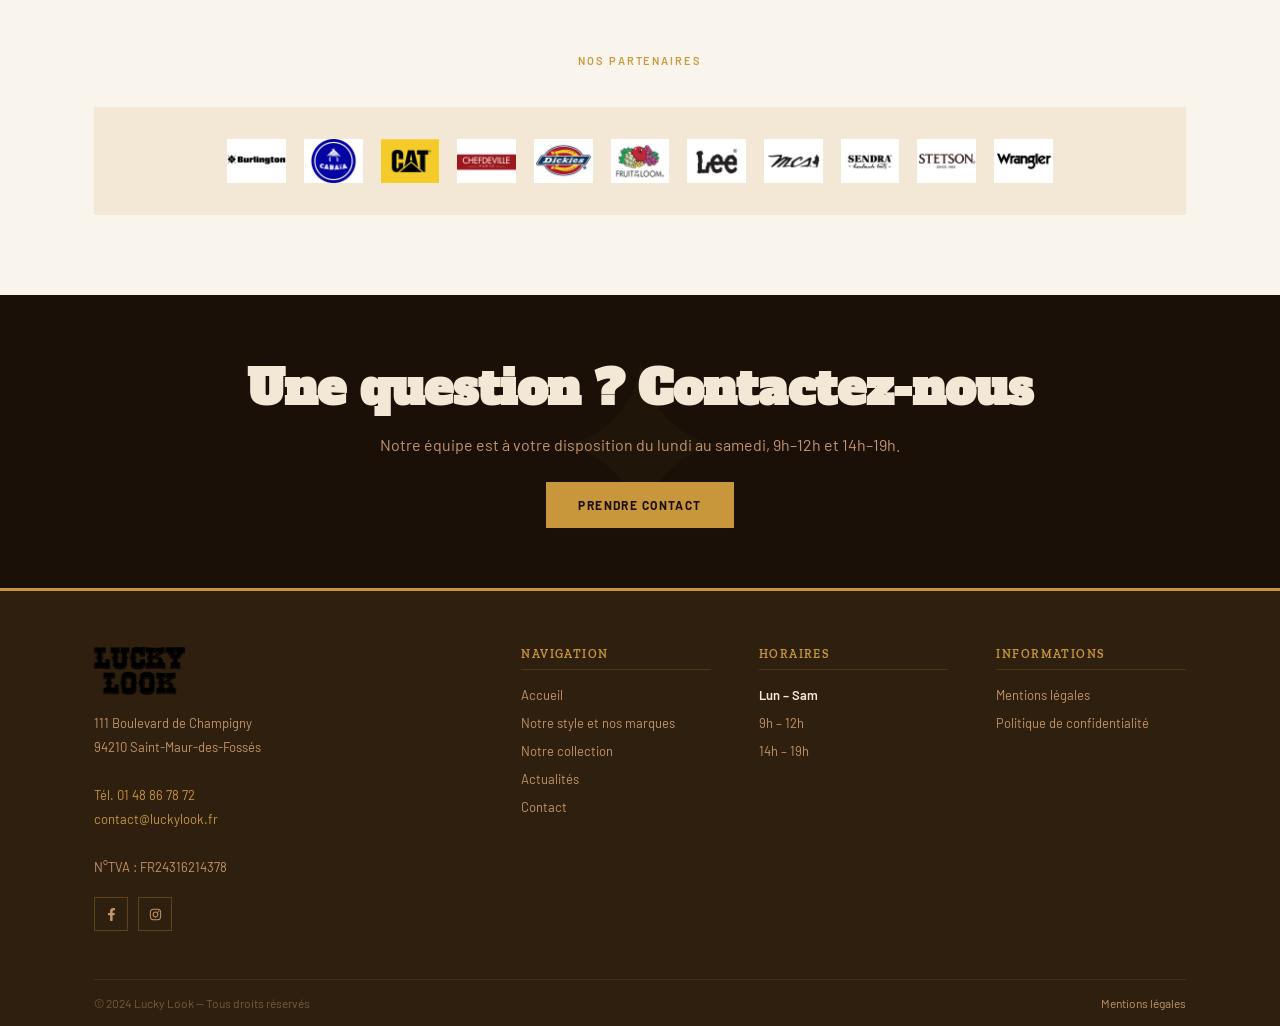
<file: fr/vetement-country.html>
<!DOCTYPE html>
<html lang="fr">
<head>
<meta charset="utf-8">
<meta name="viewport" content="width=device-width,initial-scale=1">
<title>Vêtement country – Lucky Look</title>
<link rel="icon" href="../media/images/favicon.png" type="image/x-icon">
<link rel="preconnect" href="https://fonts.googleapis.com">
<link rel="preconnect" href="https://fonts.gstatic.com" crossorigin>
<link href="https://fonts.googleapis.com/css2?family=Alfa+Slab+One&family=Zilla+Slab:wght@400;600&family=Barlow:wght@300;400;500;600&display=swap" rel="stylesheet">
<style>
  :root{--ink:#1a1008;--bark:#2e1f0e;--leather:#5c3a1e;--rust:#8b4513;--sand:#c4956a;--gold:#c8973b;--parchment:#f2e8d5;--cream:#faf5ec;--smoke:#e8dcc8;--ff-display:'Alfa Slab One',serif;--ff-slab:'Zilla Slab',serif;--ff-body:'Barlow',sans-serif;--ease:cubic-bezier(0.16,1,0.3,1);}
  *,*::before,*::after{margin:0;padding:0;box-sizing:border-box;}
  html{scroll-behavior:smooth;}
  body{font-family:var(--ff-body);background:var(--cream);color:var(--ink);overflow-x:hidden;}
  body::before{content:'';position:fixed;inset:0;background-image:url("data:image/svg+xml,%3Csvg viewBox='0 0 512 512' xmlns='http://www.w3.org/2000/svg'%3E%3Cfilter id='n'%3E%3CfeTurbulence type='fractalNoise' baseFrequency='0.75' numOctaves='4' stitchTiles='stitch'/%3E%3C/filter%3E%3Crect width='100%25' height='100%25' filter='url(%23n)' opacity='0.04'/%3E%3C/svg%3E");pointer-events:none;z-index:9999;opacity:.4;}
  img{display:block;max-width:100%;}
  a{color:inherit;text-decoration:none;}
  .container{max-width:1140px;margin:auto;padding:0 24px;}
  .eyebrow{font-size:11px;font-weight:600;letter-spacing:.18em;text-transform:uppercase;color:var(--gold);margin-bottom:10px;}
  .reveal{opacity:0;transform:translateY(28px);transition:opacity .7s var(--ease),transform .7s var(--ease);}
  .reveal.visible{opacity:1;transform:none;}
  /* TOPBAR */
  .topbar{background:var(--ink);padding:7px 24px;display:flex;justify-content:space-between;align-items:center;flex-wrap:wrap;gap:6px;font-size:12px;font-weight:500;letter-spacing:.04em;color:var(--sand);}
  .topbar a{color:var(--gold);transition:opacity .2s;}.topbar a:hover{opacity:.75;}
  .topbar-social{display:flex;gap:14px;}
  .topbar-social a{color:var(--sand);font-size:14px;transition:color .2s;}.topbar-social a:hover{color:var(--gold);}
  /* HEADER */
  header{position:sticky;top:0;z-index:100;background:var(--bark);border-bottom:2px solid var(--gold);box-shadow:0 4px 24px rgba(0,0,0,.4);}
  .header-inner{display:flex;align-items:center;justify-content:space-between;gap:16px;padding:14px 24px;}
  .logo-wrap{display:flex;align-items:center;gap:14px;flex-shrink:0;}
  .logo-wrap img{height:52px;}
  .logo-name{font-family:var(--ff-display);font-size:22px;color:var(--parchment);line-height:1;}
  .logo-sub{font-size:10px;color:var(--sand);letter-spacing:.12em;text-transform:uppercase;margin-top:4px;}
  nav ul{list-style:none;display:flex;gap:2px;}
  nav ul li a{display:block;padding:9px 15px;font-size:12px;font-weight:600;letter-spacing:.1em;text-transform:uppercase;color:var(--smoke);border-bottom:2px solid transparent;transition:color .2s,border-color .2s;}
  nav ul li a:hover,nav ul li.active a{color:var(--gold);border-bottom-color:var(--gold);}
  .burger{display:none;flex-direction:column;gap:5px;cursor:pointer;padding:4px;}
  .burger span{display:block;width:26px;height:2px;background:var(--parchment);transition:.3s;}
  .mobile-nav{display:none;background:var(--bark);padding:12px 24px 20px;border-top:1px solid rgba(200,151,59,.2);}
  .mobile-nav.open{display:block;}
  .mobile-nav a{display:block;padding:11px 0;font-size:13px;font-weight:600;letter-spacing:.1em;text-transform:uppercase;color:var(--smoke);border-bottom:1px solid rgba(255,255,255,.06);}
  /* PAGE BANNER */
  .page-banner{background:var(--bark);padding:60px 0;position:relative;overflow:hidden;border-bottom:3px solid var(--gold);}
  .page-banner::before{content:'';position:absolute;inset:0;background:repeating-linear-gradient(0deg,transparent,transparent 40px,rgba(255,255,255,.015) 40px,rgba(255,255,255,.015) 41px);}
  .page-banner .container{position:relative;z-index:1;}
  .page-banner .eyebrow{color:var(--sand);}
  .page-banner h1{font-family:var(--ff-display);font-size:clamp(28px,5vw,56px);color:var(--parchment);line-height:1.05;margin-top:8px;}
  /* MAIN CONTENT AREA */
  .page-body{padding:80px 0;background:var(--cream);}
  .page-body::before{content:'';display:block;height:4px;background:repeating-linear-gradient(90deg,var(--gold) 0,var(--gold) 8px,transparent 8px,transparent 14px);opacity:.3;margin-bottom:80px;}
  /* PROSE */
  .prose h1,.prose h2,.prose h3{font-family:var(--ff-slab);color:var(--bark);margin:28px 0 12px;}
  .prose h1{font-size:clamp(22px,3vw,32px);}
  .prose h2{font-size:clamp(18px,2.5vw,26px);padding-bottom:8px;border-bottom:1px solid rgba(200,151,59,.3);}
  .prose h3{font-size:18px;}
  .prose p{font-size:16px;line-height:1.85;color:#4a3828;margin-bottom:16px;}
  .prose strong{color:var(--bark);}
  .prose a{color:var(--rust);font-weight:600;border-bottom:1px solid transparent;transition:border-color .2s;}
  .prose a:hover{border-bottom-color:var(--rust);}
  .prose ul,.prose ol{margin:16px 0 16px 24px;}
  .prose ul li,.prose ol li{font-size:15px;color:#4a3828;line-height:1.8;margin-bottom:6px;}
  .prose img{max-width:380px;width:100%;border-radius:3px;margin:16px auto;box-shadow:0 6px 24px rgba(0,0,0,.12);}
  /* BACK BTN */
  .back-btn{display:inline-flex;align-items:center;gap:8px;background:var(--bark);color:var(--gold);font-size:12px;font-weight:700;letter-spacing:.12em;text-transform:uppercase;padding:11px 22px;border:2px solid var(--gold);margin-top:32px;transition:background .2s,color .2s;}
  .back-btn:hover{background:var(--gold);color:var(--ink);}
  /* FOOTER CTA */
  .footer-cta{background:var(--ink);padding:60px 0;text-align:center;position:relative;overflow:hidden;}
  .footer-cta::before{content:'✦';font-size:240px;position:absolute;top:50%;left:50%;transform:translate(-50%,-50%);color:rgba(200,151,59,.04);pointer-events:none;}
  .footer-cta h2{font-family:var(--ff-display);font-size:clamp(24px,4vw,48px);color:var(--parchment);margin-bottom:14px;position:relative;}
  .footer-cta p{font-size:16px;color:var(--sand);margin-bottom:28px;position:relative;}
  .btn-primary{display:inline-block;background:var(--gold);color:var(--ink);font-size:12px;font-weight:700;letter-spacing:.12em;text-transform:uppercase;padding:14px 30px;border:2px solid var(--gold);transition:background .2s,color .2s;}
  .btn-primary:hover{background:transparent;color:var(--gold);}
  /* FOOTER */
  footer{background:var(--bark);padding:56px 0 0;border-top:3px solid var(--gold);}
  .footer-grid{display:grid;grid-template-columns:2fr 1fr 1fr 1fr;gap:48px;padding-bottom:48px;border-bottom:1px solid rgba(200,151,59,.15);}
  .footer-brand img{height:48px;margin-bottom:16px;}
  .footer-brand p{font-size:13px;color:var(--sand);line-height:1.85;}
  .footer-brand a{color:var(--gold);}
  .footer-col h4{font-family:var(--ff-slab);font-size:12px;font-weight:600;letter-spacing:.12em;text-transform:uppercase;color:var(--gold);margin-bottom:14px;padding-bottom:8px;border-bottom:1px solid rgba(200,151,59,.2);}
  .footer-col ul{list-style:none;}
  .footer-col ul li{margin-bottom:9px;}
  .footer-col ul li a{font-size:13px;color:var(--sand);transition:color .2s;}
  .footer-col ul li a:hover{color:var(--parchment);}
  .footer-bottom{display:flex;justify-content:space-between;align-items:center;padding:16px 0;font-size:12px;color:rgba(196,149,106,.5);flex-wrap:wrap;gap:8px;}
  .footer-bottom a{color:var(--sand);transition:color .2s;}
  .footer-bottom a:hover{color:var(--parchment);}
  .footer-social{display:flex;gap:10px;margin-top:18px;}
  .footer-social a{display:flex;align-items:center;justify-content:center;width:34px;height:34px;border:1px solid rgba(200,151,59,.3);color:var(--sand);transition:border-color .2s,color .2s;}
  .footer-social a:hover{border-color:var(--gold);color:var(--gold);}
  .back-top{position:fixed;bottom:28px;right:28px;width:44px;height:44px;background:var(--gold);color:var(--ink);display:flex;align-items:center;justify-content:center;font-size:18px;cursor:pointer;opacity:0;pointer-events:none;transition:opacity .3s,transform .3s;z-index:50;}
  .back-top.show{opacity:1;pointer-events:auto;}
  .back-top:hover{transform:translateY(-3px);}
  /* RESPONSIVE */
  @media(max-width:1024px){.footer-grid{grid-template-columns:1fr 1fr;}}
  @media(max-width:768px){nav{display:none;}.burger{display:flex;}.footer-grid{grid-template-columns:1fr;}.topbar{justify-content:center;text-align:center;}}
  @media(max-width:480px){.header-inner{padding:12px 16px;}}

  .brands-grid{display:grid;grid-template-columns:repeat(2,1fr);gap:32px;margin:40px 0;}
  .brand-block{background:var(--parchment);padding:28px;border-left:3px solid var(--gold);}
  .brand-block h2{font-family:var(--ff-slab);font-size:20px;color:var(--bark);margin-bottom:14px;padding-bottom:8px;border-bottom:1px solid rgba(200,151,59,.3);}
  .brand-block p,.brand-block li{font-size:15px;line-height:1.8;color:#4a3828;}
  .brand-block ul{margin-left:18px;}
  .brand-logos{display:flex;flex-wrap:wrap;gap:18px;align-items:center;justify-content:center;margin-top:40px;padding:32px;background:var(--parchment);}
  .brand-logos img{height:44px;object-fit:contain;filter:grayscale(.2);transition:filter .2s;}
  .brand-logos img:hover{filter:none;}
  .two-col-img{display:grid;grid-template-columns:1fr 1fr;gap:40px;align-items:center;margin:40px 0;}
  .two-col-img img{width:100%;aspect-ratio:4/3;object-fit:cover;border-radius:2px;box-shadow:0 6px 24px rgba(0,0,0,.15);}
  @media(max-width:768px){.brands-grid{grid-template-columns:1fr;}.two-col-img{grid-template-columns:1fr;}}
</style>
</head>
<body>

<div class="topbar">
  <span>📍 111 Bd de Champigny, 94210 Saint-Maur-des-Fossés &nbsp;·&nbsp; 📞 <a href="tel:0148867872">01 48 86 78 72</a> &nbsp;·&nbsp; ✉ <a href="mailto:contact@luckylook.fr">contact@luckylook.fr</a></span>
  <div class="topbar-social">
    <a href="https://www.facebook.com/Lucky-Look-101553676050602" target="_blank"><svg width="13" height="13" viewBox="0 0 320 512" fill="currentColor"><path d="M279.14 288l14.22-92.66h-88.91v-60.13c0-25.35 12.42-50.06 52.24-50.06h40.42V6.26S260.43 0 225.36 0c-73.22 0-121.08 44.38-121.08 124.72v70.62H22.89V288h81.39v224h100.17V288z"/></svg></a>
    <a href="https://www.instagram.com/lucky_look94/" target="_blank"><svg width="13" height="13" viewBox="0 0 448 512" fill="currentColor"><path d="M224.1 141c-63.6 0-114.9 51.3-114.9 114.9s51.3 114.9 114.9 114.9S339 319.5 339 255.9 287.7 141 224.1 141zm0 189.6c-41.1 0-74.7-33.5-74.7-74.7s33.5-74.7 74.7-74.7 74.7 33.5 74.7 74.7-33.6 74.7-74.7 74.7zm146.4-194.3c0 14.9-12 26.8-26.8 26.8-14.9 0-26.8-12-26.8-26.8s12-26.8 26.8-26.8 26.8 12 26.8 26.8zm76.1 27.2c-1.7-35.9-9.9-67.7-36.2-93.9-26.2-26.2-58-34.4-93.9-36.2-37-2.1-147.9-2.1-184.9 0-35.8 1.7-67.6 9.9-93.9 36.1s-34.4 58-36.2 93.9c-2.1 37-2.1 147.9 0 184.9 1.7 35.9 9.9 67.7 36.2 93.9s58 34.4 93.9 36.2c37 2.1 147.9 2.1 184.9 0 35.9-1.7 67.7-9.9 93.9-36.2 26.2-26.2 34.4-58 36.2-93.9 2.1-37 2.1-147.8 0-184.8zM398.8 388c-7.8 19.6-22.9 34.7-42.6 42.6-29.5 11.7-99.5 9-132.1 9s-102.7 2.6-132.1-9c-19.6-7.8-34.7-22.9-42.6-42.6-11.7-29.5-9-99.5-9-132.1s-2.6-102.7 9-132.1c7.8-19.6 22.9-34.7 42.6-42.6 29.5-11.7 99.5-9 132.1-9s102.7-2.6 132.1 9c19.6 7.8 34.7 22.9 42.6 42.6 11.7 29.5 9 99.5 9 132.1s2.7 102.7-9 132.1z"/></svg></a>
  </div>
</div>
<header>
  <div class="header-inner">
    <a href="../index.html" class="logo-wrap">
      <img src="../media/images/logo.png" alt="Lucky Look" onerror="this.style.display='none'">
      <div><div class="logo-name">Lucky Look</div><div class="logo-sub">Depuis 1979 · Saint-Maur-des-Fossés</div></div>
    </a>
    <nav><ul><li><a href="../index.html">Accueil</a></li>
<li class="active"><a href="vetement-country.html">Notre style &amp; marques</a></li>
<li><a href="photos-vetements.html">Notre collection</a></li>
<li><a href="nouveautes-western.html">Actualités</a></li>
<li><a href="boutique-de-vetements.html">Contact</a></li>
</ul></nav>
    <div class="burger" id="burger"><span></span><span></span><span></span></div>
  </div>
  <div class="mobile-nav" id="mobileNav"><a href="../index.html">Accueil</a>
<a href="vetement-country.html">Notre style &amp; marques</a>
<a href="photos-vetements.html">Notre collection</a>
<a href="nouveautes-western.html">Actualités</a>
<a href="boutique-de-vetements.html">Contact</a>
</div>
</header>

<div class="page-banner">
  <div class="container">
    <p class="eyebrow">Lucky Look</p>
    <h1>Atmosphère du magasin et marques de vêtements country ou classiques</h1>
  </div>
</div>
<div class="page-body">
  <div class="container">
    
<div class="prose reveal">
  <p>Lucky Look est une adresse de référence si vous cherchez des <strong>vêtements country à Saint-Maur-des-Fossés</strong>, mais pas seulement ! Cette connotation western n'est pas exclusive, vous avez le choix entre toutes sortes de vêtements et d'accessoires : jeans, tee-shirts, chemises, bottes, chapeaux, ceintures…</p>
</div>
<div class="two-col-img reveal" style="transition-delay:.1s">
  <div class="prose">
    <h2>Une approche centrée sur l'humain et la qualité des vêtements</h2>
    <p>Le meilleur produit au meilleur prix : telle est la philosophie du magasin ! Apporter des conseils personnalisés sur les produits et leur entretien pour faire en sorte que chaque client soit pleinement satisfait de ses achats est également essentiel.</p>
    <p>Il ne vous reste qu'à venir échanger sur vos attentes en matière d'habillement pour en faire l'expérience par vous-même !</p>
    <p>Votre magasin de vêtements pour femmes et hommes spécialisé dans les jeans est situé à Saint-Maur-des-Fossés près du RER A Champigny – Saint-Maur dans le Val-de-Marne.</p>
  </div>
  <img src="../media/images/upload/ill1.jpg" alt="Approche centrée sur l'humain">
</div>
<div class="two-col-img reveal" style="transition-delay:.15s">
  <img src="../media/images/upload/ill3.jpg" alt="Fournisseurs d'articles d'habillement">
  <div class="prose">
    <h2>Des fournisseurs d'articles d'habillement triés sur le volet</h2>
    <p>Lucky Look travaille en partenariat avec de grandes marques emblématiques et avec des artisans français passionnés. Trouvez votre bonheur parmi une large gamme d'accessoires et de <strong>vêtements pour hommes et femmes</strong> :</p>
    <ul>
      <li>Lee, Schott, Stetson, Dickies, Wrangler</li>
      <li>Chefdeville, Sendra, Marlboro Classic, Caterpillar, Bootleggers</li>
      <li>Fruit of the Loom, Cabaïa, Berthe Aux Grands Pieds, Burlington…</li>
    </ul>
    <p>Chacun peut définir son style grâce à cette large sélection d'<strong>accessoires</strong> et de produits de prêt-à-porter multi-marques.</p>
    <p><a href="photos-vetements.html">Parcourez les photos des vêtements pour femmes et hommes →</a></p>
  </div>
</div>
<div class="reveal" style="transition-delay:.2s">
  <p class="eyebrow" style="text-align:center;margin-bottom:20px">Nos partenaires</p>
  <div class="brand-logos">
    <img src="../media/images/upload/burlington.png" alt="Burlington">
    <img src="../media/images/upload/cabaia.png" alt="Cabaïa">
    <img src="../media/images/upload/caterpilar.png" alt="Caterpillar">
    <img src="../media/images/upload/chefdeville.png" alt="Chefdeville">
    <img src="../media/images/upload/Dickies.png" alt="Dickies">
    <img src="../media/images/upload/FOTL.png" alt="Fruit of the Loom">
    <img src="../media/images/upload/Lee.png" alt="Lee">
    <img src="../media/images/upload/mcs.png" alt="MCS">
    <img src="../media/images/upload/sendra.png" alt="Sendra">
    <img src="../media/images/upload/stetson.png" alt="Stetson">
    <img src="../media/images/upload/wrangler.png" alt="Wrangler">
  </div>
</div>

  </div>
</div>

<div class="footer-cta">
  <div class="container" style="position:relative;z-index:1">
    <h2>Une question ? Contactez-nous</h2>
    <p>Notre équipe est à votre disposition du lundi au samedi, 9h–12h et 14h–19h.</p>
    <a href="boutique-de-vetements.html" class="btn-primary">Prendre contact</a>
  </div>
</div>
<footer>
  <div class="container">
    <div class="footer-grid">
      <div class="footer-brand">
        <a href="../index.html"><img src="../media/images/footer-logo.png" alt="Lucky Look" onerror="this.style.display='none'"></a>
        <p>111 Boulevard de Champigny<br>94210 Saint-Maur-des-Fossés<br><br>
        <a href="tel:0148867872">Tél. 01 48 86 78 72</a><br>
        <a href="mailto:contact@luckylook.fr">contact@luckylook.fr</a><br><br>
        N°TVA : FR24316214378</p>
        <div class="footer-social">
          <a href="https://www.facebook.com/Lucky-Look-101553676050602" target="_blank"><svg width="13" height="13" viewBox="0 0 320 512" fill="currentColor"><path d="M279.14 288l14.22-92.66h-88.91v-60.13c0-25.35 12.42-50.06 52.24-50.06h40.42V6.26S260.43 0 225.36 0c-73.22 0-121.08 44.38-121.08 124.72v70.62H22.89V288h81.39v224h100.17V288z"/></svg></a>
          <a href="https://www.instagram.com/lucky_look94/" target="_blank"><svg width="13" height="13" viewBox="0 0 448 512" fill="currentColor"><path d="M224.1 141c-63.6 0-114.9 51.3-114.9 114.9s51.3 114.9 114.9 114.9S339 319.5 339 255.9 287.7 141 224.1 141zm0 189.6c-41.1 0-74.7-33.5-74.7-74.7s33.5-74.7 74.7-74.7 74.7 33.5 74.7 74.7-33.6 74.7-74.7 74.7zm146.4-194.3c0 14.9-12 26.8-26.8 26.8-14.9 0-26.8-12-26.8-26.8s12-26.8 26.8-26.8 26.8 12 26.8 26.8zm76.1 27.2c-1.7-35.9-9.9-67.7-36.2-93.9-26.2-26.2-58-34.4-93.9-36.2-37-2.1-147.9-2.1-184.9 0-35.8 1.7-67.6 9.9-93.9 36.1s-34.4 58-36.2 93.9c-2.1 37-2.1 147.9 0 184.9 1.7 35.9 9.9 67.7 36.2 93.9s58 34.4 93.9 36.2c37 2.1 147.9 2.1 184.9 0 35.9-1.7 67.7-9.9 93.9-36.2 26.2-26.2 34.4-58 36.2-93.9 2.1-37 2.1-147.8 0-184.8zM398.8 388c-7.8 19.6-22.9 34.7-42.6 42.6-29.5 11.7-99.5 9-132.1 9s-102.7 2.6-132.1-9c-19.6-7.8-34.7-22.9-42.6-42.6-11.7-29.5-9-99.5-9-132.1s-2.6-102.7 9-132.1c7.8-19.6 22.9-34.7 42.6-42.6 29.5-11.7 99.5-9 132.1-9s102.7-2.6 132.1 9c19.6 7.8 34.7 22.9 42.6 42.6 11.7 29.5 9 99.5 9 132.1s2.7 102.7-9 132.1z"/></svg></a>
        </div>
      </div>
      <div class="footer-col"><h4>Navigation</h4><ul>
        <li><a href="../index.html">Accueil</a></li>
        <li><a href="vetement-country.html">Notre style et nos marques</a></li>
        <li><a href="photos-vetements.html">Notre collection</a></li>
        <li><a href="nouveautes-western.html">Actualités</a></li>
        <li><a href="boutique-de-vetements.html">Contact</a></li>
      </ul></div>
      <div class="footer-col"><h4>Horaires</h4><ul>
        <li><a style="color:var(--parchment);font-weight:600">Lun – Sam</a></li>
        <li><a>9h – 12h</a></li>
        <li><a>14h – 19h</a></li>
      </ul></div>
      <div class="footer-col"><h4>Informations</h4><ul>
        <li><a href="mentions-legales.html">Mentions légales</a></li>
        <li><a href="confidentiality_ws.html">Politique de confidentialité</a></li>
      </ul></div>
    </div>
    <div class="footer-bottom">
      <span>&copy; 2024 Lucky Look — Tous droits réservés</span>
      <a href="mentions-legales.html">Mentions légales</a>
    </div>
  </div>
</footer>
<div class="back-top" id="backTop">↑</div>

<script>
  document.getElementById('burger').addEventListener('click',function(){document.getElementById('mobileNav').classList.toggle('open');});
  const obs=new IntersectionObserver((entries)=>{entries.forEach(e=>{if(e.isIntersecting){e.target.classList.add('visible');obs.unobserve(e.target);}});},{threshold:0.1});
  document.querySelectorAll('.reveal').forEach(el=>obs.observe(el));
  const bt=document.getElementById('backTop');
  bt.addEventListener('click',()=>window.scrollTo({top:0,behavior:'smooth'}));
  window.addEventListener('scroll',()=>bt.classList.toggle('show',window.scrollY>400));
</script>
</body>
</html>
</file>
